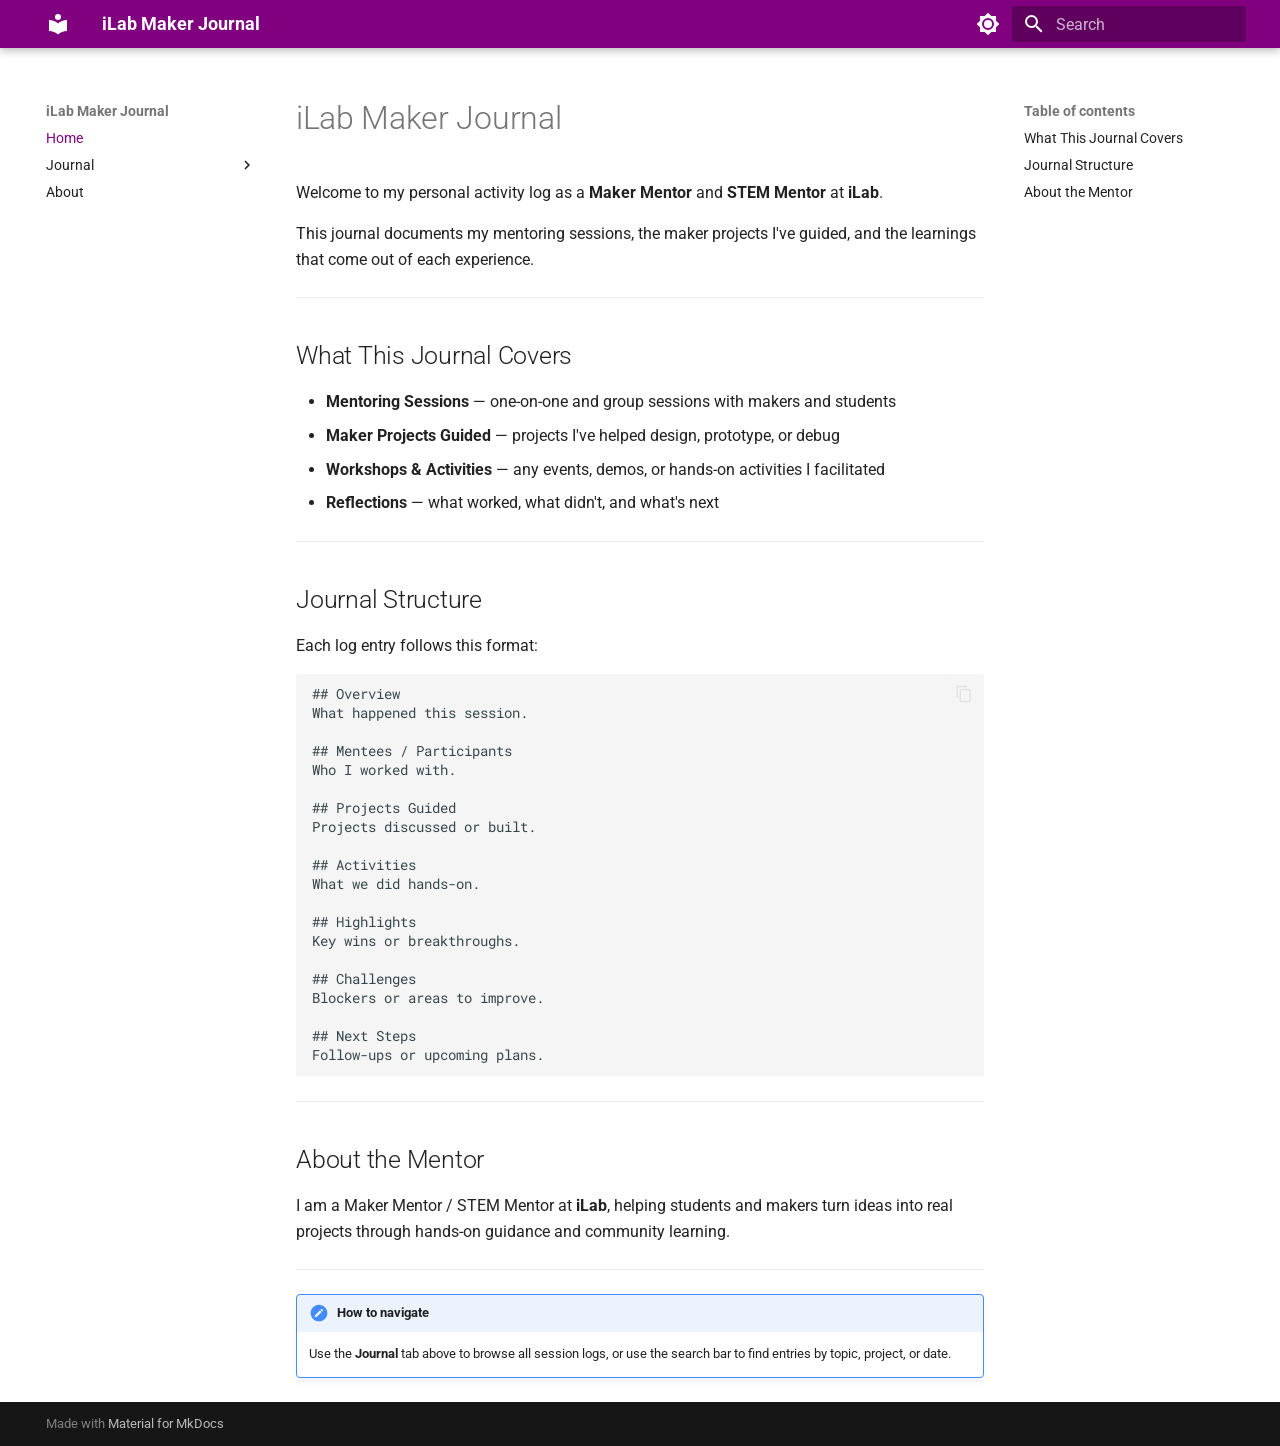
<file: index.html>
<!doctype html>
<html lang="en" class="no-js">
  <head>
    
      <meta charset="utf-8">
      <meta name="viewport" content="width=device-width,initial-scale=1">
      
        <meta name="description" content="A personal log of mentoring sessions and maker projects at iLab">
      
      
      
        <link rel="canonical" href="https://basheerbk.github.io/MakerLog/">
      
      
      
        <link rel="next" href="blog/">
      
      
        
      
      
      <link rel="icon" href="assets/images/favicon.png">
      <meta name="generator" content="mkdocs-1.6.1, mkdocs-material-9.7.5">
    
    
      
        <title>iLab Maker Journal</title>
      
    
    
      <link rel="stylesheet" href="assets/stylesheets/main.484c7ddc.min.css">
      
        
        <link rel="stylesheet" href="assets/stylesheets/palette.ab4e12ef.min.css">
      
      


    
    
      
    
    
      
        
        
        <link rel="preconnect" href="https://fonts.gstatic.com" crossorigin>
        <link rel="stylesheet" href="https://fonts.googleapis.com/css?family=Roboto:300,300i,400,400i,700,700i%7CRoboto+Mono:400,400i,700,700i&display=fallback">
        <style>:root{--md-text-font:"Roboto";--md-code-font:"Roboto Mono"}</style>
      
    
    
      <link rel="stylesheet" href="stylesheets/extra.css">
    
    <script>__md_scope=new URL(".",location),__md_hash=e=>[...e].reduce(((e,_)=>(e<<5)-e+_.charCodeAt(0)),0),__md_get=(e,_=localStorage,t=__md_scope)=>JSON.parse(_.getItem(t.pathname+"."+e)),__md_set=(e,_,t=localStorage,a=__md_scope)=>{try{t.setItem(a.pathname+"."+e,JSON.stringify(_))}catch(e){}}</script>
    
      

    
    
  </head>
  
  
    
    
      
    
    
    
    
    <body dir="ltr" data-md-color-scheme="default" data-md-color-primary="custom" data-md-color-accent="custom">
  
    
    <input class="md-toggle" data-md-toggle="drawer" type="checkbox" id="__drawer" autocomplete="off">
    <input class="md-toggle" data-md-toggle="search" type="checkbox" id="__search" autocomplete="off">
    <label class="md-overlay" for="__drawer"></label>
    <div data-md-component="skip">
      
        
        <a href="#ilab-maker-journal" class="md-skip">
          Skip to content
        </a>
      
    </div>
    <div data-md-component="announce">
      
    </div>
    
    
      

  

<header class="md-header md-header--shadow" data-md-component="header">
  <nav class="md-header__inner md-grid" aria-label="Header">
    <a href="." title="iLab Maker Journal" class="md-header__button md-logo" aria-label="iLab Maker Journal" data-md-component="logo">
      
  
  <svg xmlns="http://www.w3.org/2000/svg" viewBox="0 0 24 24"><path d="M12 8a3 3 0 0 0 3-3 3 3 0 0 0-3-3 3 3 0 0 0-3 3 3 3 0 0 0 3 3m0 3.54C9.64 9.35 6.5 8 3 8v11c3.5 0 6.64 1.35 9 3.54 2.36-2.19 5.5-3.54 9-3.54V8c-3.5 0-6.64 1.35-9 3.54"/></svg>

    </a>
    <label class="md-header__button md-icon" for="__drawer">
      
      <svg xmlns="http://www.w3.org/2000/svg" viewBox="0 0 24 24"><path d="M3 6h18v2H3zm0 5h18v2H3zm0 5h18v2H3z"/></svg>
    </label>
    <div class="md-header__title" data-md-component="header-title">
      <div class="md-header__ellipsis">
        <div class="md-header__topic">
          <span class="md-ellipsis">
            iLab Maker Journal
          </span>
        </div>
        <div class="md-header__topic" data-md-component="header-topic">
          <span class="md-ellipsis">
            
              Home
            
          </span>
        </div>
      </div>
    </div>
    
      
        <form class="md-header__option" data-md-component="palette">
  
    
    
    
    <input class="md-option" data-md-color-media="(prefers-color-scheme: light)" data-md-color-scheme="default" data-md-color-primary="custom" data-md-color-accent="custom"  aria-label="Switch to dark mode"  type="radio" name="__palette" id="__palette_0">
    
      <label class="md-header__button md-icon" title="Switch to dark mode" for="__palette_1" hidden>
        <svg xmlns="http://www.w3.org/2000/svg" viewBox="0 0 24 24"><path d="M12 8a4 4 0 0 0-4 4 4 4 0 0 0 4 4 4 4 0 0 0 4-4 4 4 0 0 0-4-4m0 10a6 6 0 0 1-6-6 6 6 0 0 1 6-6 6 6 0 0 1 6 6 6 6 0 0 1-6 6m8-9.31V4h-4.69L12 .69 8.69 4H4v4.69L.69 12 4 15.31V20h4.69L12 23.31 15.31 20H20v-4.69L23.31 12z"/></svg>
      </label>
    
  
    
    
    
    <input class="md-option" data-md-color-media="(prefers-color-scheme: dark)" data-md-color-scheme="slate" data-md-color-primary="custom" data-md-color-accent="custom"  aria-label="Switch to light mode"  type="radio" name="__palette" id="__palette_1">
    
      <label class="md-header__button md-icon" title="Switch to light mode" for="__palette_0" hidden>
        <svg xmlns="http://www.w3.org/2000/svg" viewBox="0 0 24 24"><path d="M12 18c-.89 0-1.74-.2-2.5-.55C11.56 16.5 13 14.42 13 12s-1.44-4.5-3.5-5.45C10.26 6.2 11.11 6 12 6a6 6 0 0 1 6 6 6 6 0 0 1-6 6m8-9.31V4h-4.69L12 .69 8.69 4H4v4.69L.69 12 4 15.31V20h4.69L12 23.31 15.31 20H20v-4.69L23.31 12z"/></svg>
      </label>
    
  
</form>
      
    
    
      <script>var palette=__md_get("__palette");if(palette&&palette.color){if("(prefers-color-scheme)"===palette.color.media){var media=matchMedia("(prefers-color-scheme: light)"),input=document.querySelector(media.matches?"[data-md-color-media='(prefers-color-scheme: light)']":"[data-md-color-media='(prefers-color-scheme: dark)']");palette.color.media=input.getAttribute("data-md-color-media"),palette.color.scheme=input.getAttribute("data-md-color-scheme"),palette.color.primary=input.getAttribute("data-md-color-primary"),palette.color.accent=input.getAttribute("data-md-color-accent")}for(var[key,value]of Object.entries(palette.color))document.body.setAttribute("data-md-color-"+key,value)}</script>
    
    
    
      
      
        <label class="md-header__button md-icon" for="__search">
          
          <svg xmlns="http://www.w3.org/2000/svg" viewBox="0 0 24 24"><path d="M9.5 3A6.5 6.5 0 0 1 16 9.5c0 1.61-.59 3.09-1.56 4.23l.27.27h.79l5 5-1.5 1.5-5-5v-.79l-.27-.27A6.52 6.52 0 0 1 9.5 16 6.5 6.5 0 0 1 3 9.5 6.5 6.5 0 0 1 9.5 3m0 2C7 5 5 7 5 9.5S7 14 9.5 14 14 12 14 9.5 12 5 9.5 5"/></svg>
        </label>
        <div class="md-search" data-md-component="search" role="dialog">
  <label class="md-search__overlay" for="__search"></label>
  <div class="md-search__inner" role="search">
    <form class="md-search__form" name="search">
      <input type="text" class="md-search__input" name="query" aria-label="Search" placeholder="Search" autocapitalize="off" autocorrect="off" autocomplete="off" spellcheck="false" data-md-component="search-query" required>
      <label class="md-search__icon md-icon" for="__search">
        
        <svg xmlns="http://www.w3.org/2000/svg" viewBox="0 0 24 24"><path d="M9.5 3A6.5 6.5 0 0 1 16 9.5c0 1.61-.59 3.09-1.56 4.23l.27.27h.79l5 5-1.5 1.5-5-5v-.79l-.27-.27A6.52 6.52 0 0 1 9.5 16 6.5 6.5 0 0 1 3 9.5 6.5 6.5 0 0 1 9.5 3m0 2C7 5 5 7 5 9.5S7 14 9.5 14 14 12 14 9.5 12 5 9.5 5"/></svg>
        
        <svg xmlns="http://www.w3.org/2000/svg" viewBox="0 0 24 24"><path d="M20 11v2H8l5.5 5.5-1.42 1.42L4.16 12l7.92-7.92L13.5 5.5 8 11z"/></svg>
      </label>
      <nav class="md-search__options" aria-label="Search">
        
        <button type="reset" class="md-search__icon md-icon" title="Clear" aria-label="Clear" tabindex="-1">
          
          <svg xmlns="http://www.w3.org/2000/svg" viewBox="0 0 24 24"><path d="M19 6.41 17.59 5 12 10.59 6.41 5 5 6.41 10.59 12 5 17.59 6.41 19 12 13.41 17.59 19 19 17.59 13.41 12z"/></svg>
        </button>
      </nav>
      
        <div class="md-search__suggest" data-md-component="search-suggest"></div>
      
    </form>
    <div class="md-search__output">
      <div class="md-search__scrollwrap" tabindex="0" data-md-scrollfix>
        <div class="md-search-result" data-md-component="search-result">
          <div class="md-search-result__meta">
            Initializing search
          </div>
          <ol class="md-search-result__list" role="presentation"></ol>
        </div>
      </div>
    </div>
  </div>
</div>
      
    
    
  </nav>
  
</header>
    
    <div class="md-container" data-md-component="container">
      
      
        
          
        
      
      <main class="md-main" data-md-component="main">
        <div class="md-main__inner md-grid">
          
            
              
              <div class="md-sidebar md-sidebar--primary" data-md-component="sidebar" data-md-type="navigation" >
                <div class="md-sidebar__scrollwrap">
                  <div class="md-sidebar__inner">
                    



<nav class="md-nav md-nav--primary" aria-label="Navigation" data-md-level="0">
  <label class="md-nav__title" for="__drawer">
    <a href="." title="iLab Maker Journal" class="md-nav__button md-logo" aria-label="iLab Maker Journal" data-md-component="logo">
      
  
  <svg xmlns="http://www.w3.org/2000/svg" viewBox="0 0 24 24"><path d="M12 8a3 3 0 0 0 3-3 3 3 0 0 0-3-3 3 3 0 0 0-3 3 3 3 0 0 0 3 3m0 3.54C9.64 9.35 6.5 8 3 8v11c3.5 0 6.64 1.35 9 3.54 2.36-2.19 5.5-3.54 9-3.54V8c-3.5 0-6.64 1.35-9 3.54"/></svg>

    </a>
    iLab Maker Journal
  </label>
  
  <ul class="md-nav__list" data-md-scrollfix>
    
      
      
  
  
    
  
  
  
    <li class="md-nav__item md-nav__item--active">
      
      <input class="md-nav__toggle md-toggle" type="checkbox" id="__toc">
      
      
        
      
      
        <label class="md-nav__link md-nav__link--active" for="__toc">
          
  
  
  <span class="md-ellipsis">
    
  
    Home
  

    
  </span>
  
  

          <span class="md-nav__icon md-icon"></span>
        </label>
      
      <a href="." class="md-nav__link md-nav__link--active">
        
  
  
  <span class="md-ellipsis">
    
  
    Home
  

    
  </span>
  
  

      </a>
      
        

<nav class="md-nav md-nav--secondary" aria-label="Table of contents">
  
  
  
    
  
  
    <label class="md-nav__title" for="__toc">
      <span class="md-nav__icon md-icon"></span>
      Table of contents
    </label>
    <ul class="md-nav__list" data-md-component="toc" data-md-scrollfix>
      
        <li class="md-nav__item">
  <a href="#what-this-journal-covers" class="md-nav__link">
    <span class="md-ellipsis">
      
        What This Journal Covers
      
    </span>
  </a>
  
</li>
      
        <li class="md-nav__item">
  <a href="#journal-structure" class="md-nav__link">
    <span class="md-ellipsis">
      
        Journal Structure
      
    </span>
  </a>
  
</li>
      
        <li class="md-nav__item">
  <a href="#about-the-mentor" class="md-nav__link">
    <span class="md-ellipsis">
      
        About the Mentor
      
    </span>
  </a>
  
</li>
      
    </ul>
  
</nav>
      
    </li>
  

    
      
      
  
  
  
  
    
    
    
    
    
    <li class="md-nav__item md-nav__item--nested">
      
        
        
        <input class="md-nav__toggle md-toggle " type="checkbox" id="__nav_2" >
        
          
          <label class="md-nav__link" for="__nav_2" id="__nav_2_label" tabindex="0">
            
  
  
  <span class="md-ellipsis">
    
  
    Journal
  

    
  </span>
  
  

            <span class="md-nav__icon md-icon"></span>
          </label>
        
        <nav class="md-nav" data-md-level="1" aria-labelledby="__nav_2_label" aria-expanded="false">
          <label class="md-nav__title" for="__nav_2">
            <span class="md-nav__icon md-icon"></span>
            
  
    Journal
  

          </label>
          <ul class="md-nav__list" data-md-scrollfix>
            
              
                
  
  
  
    
  
  
    <li class="md-nav__item">
      <a href="blog/" class="md-nav__link">
        
  
  
  <span class="md-ellipsis">
    
  
    Session Journal
  

    
  </span>
  
  

      </a>
    </li>
  

              
            
              
                
  
  
  
  
    
    
    
    
    
    <li class="md-nav__item md-nav__item--nested">
      
        
        
        <input class="md-nav__toggle md-toggle " type="checkbox" id="__nav_2_2" >
        
          
          <label class="md-nav__link" for="__nav_2_2" id="__nav_2_2_label" tabindex="0">
            
  
  
  <span class="md-ellipsis">
    
  
    Archive
  

    
  </span>
  
  

            <span class="md-nav__icon md-icon"></span>
          </label>
        
        <nav class="md-nav" data-md-level="2" aria-labelledby="__nav_2_2_label" aria-expanded="false">
          <label class="md-nav__title" for="__nav_2_2">
            <span class="md-nav__icon md-icon"></span>
            
  
    Archive
  

          </label>
          <ul class="md-nav__list" data-md-scrollfix>
            
              
                
  
  
  
    
  
  
    <li class="md-nav__item">
      <a href="blog/archive/2025/" class="md-nav__link">
        
  
  
  <span class="md-ellipsis">
    
  
    2025
  

    
  </span>
  
  

      </a>
    </li>
  

              
            
          </ul>
        </nav>
      
    </li>
  

              
            
          </ul>
        </nav>
      
    </li>
  

    
      
      
  
  
  
  
    <li class="md-nav__item">
      <a href="about/" class="md-nav__link">
        
  
  
  <span class="md-ellipsis">
    
  
    About
  

    
  </span>
  
  

      </a>
    </li>
  

    
  </ul>
</nav>
                  </div>
                </div>
              </div>
            
            
              
              <div class="md-sidebar md-sidebar--secondary" data-md-component="sidebar" data-md-type="toc" >
                <div class="md-sidebar__scrollwrap">
                  <div class="md-sidebar__inner">
                    

<nav class="md-nav md-nav--secondary" aria-label="Table of contents">
  
  
  
    
  
  
    <label class="md-nav__title" for="__toc">
      <span class="md-nav__icon md-icon"></span>
      Table of contents
    </label>
    <ul class="md-nav__list" data-md-component="toc" data-md-scrollfix>
      
        <li class="md-nav__item">
  <a href="#what-this-journal-covers" class="md-nav__link">
    <span class="md-ellipsis">
      
        What This Journal Covers
      
    </span>
  </a>
  
</li>
      
        <li class="md-nav__item">
  <a href="#journal-structure" class="md-nav__link">
    <span class="md-ellipsis">
      
        Journal Structure
      
    </span>
  </a>
  
</li>
      
        <li class="md-nav__item">
  <a href="#about-the-mentor" class="md-nav__link">
    <span class="md-ellipsis">
      
        About the Mentor
      
    </span>
  </a>
  
</li>
      
    </ul>
  
</nav>
                  </div>
                </div>
              </div>
            
          
          
            <div class="md-content" data-md-component="content">
              
              <article class="md-content__inner md-typeset">
                
                  



<h1 id="ilab-maker-journal">iLab Maker Journal</h1>
<p>Welcome to my personal activity log as a <strong>Maker Mentor</strong> and <strong>STEM Mentor</strong> at <strong>iLab</strong>.</p>
<p>This journal documents my mentoring sessions, the maker projects I've guided, and the learnings that come out of each experience.</p>
<hr />
<h2 id="what-this-journal-covers">What This Journal Covers</h2>
<ul>
<li><strong>Mentoring Sessions</strong> — one-on-one and group sessions with makers and students</li>
<li><strong>Maker Projects Guided</strong> — projects I've helped design, prototype, or debug</li>
<li><strong>Workshops &amp; Activities</strong> — any events, demos, or hands-on activities I facilitated</li>
<li><strong>Reflections</strong> — what worked, what didn't, and what's next</li>
</ul>
<hr />
<h2 id="journal-structure">Journal Structure</h2>
<p>Each log entry follows this format:</p>
<div class="highlight"><pre><span></span><code>## Overview
What happened this session.

## Mentees / Participants
Who I worked with.

## Projects Guided
Projects discussed or built.

## Activities
What we did hands-on.

## Highlights
Key wins or breakthroughs.

## Challenges
Blockers or areas to improve.

## Next Steps
Follow-ups or upcoming plans.
</code></pre></div>
<hr />
<h2 id="about-the-mentor">About the Mentor</h2>
<p>I am a Maker Mentor / STEM Mentor at <strong>iLab</strong>, helping students and makers turn ideas into real projects through hands-on guidance and community learning.</p>
<hr />
<div class="admonition note">
<p class="admonition-title">How to navigate</p>
<p>Use the <strong>Journal</strong> tab above to browse all session logs, or use the search bar to find entries by topic, project, or date.</p>
</div>












                
              </article>
            </div>
          
          
<script>var target=document.getElementById(location.hash.slice(1));target&&target.name&&(target.checked=target.name.startsWith("__tabbed_"))</script>
        </div>
        
          <button type="button" class="md-top md-icon" data-md-component="top" hidden>
  
  <svg xmlns="http://www.w3.org/2000/svg" viewBox="0 0 24 24"><path d="M13 20h-2V8l-5.5 5.5-1.42-1.42L12 4.16l7.92 7.92-1.42 1.42L13 8z"/></svg>
  Back to top
</button>
        
      </main>
      
        <footer class="md-footer">
  
  <div class="md-footer-meta md-typeset">
    <div class="md-footer-meta__inner md-grid">
      <div class="md-copyright">
  
  
    Made with
    <a href="https://squidfunk.github.io/mkdocs-material/" target="_blank" rel="noopener">
      Material for MkDocs
    </a>
  
</div>
      
    </div>
  </div>
</footer>
      
    </div>
    <div class="md-dialog" data-md-component="dialog">
      <div class="md-dialog__inner md-typeset"></div>
    </div>
    
    
    
      
      
      <script id="__config" type="application/json">{"annotate": null, "base": ".", "features": ["navigation.top", "search.highlight", "search.suggest", "content.code.copy"], "search": "assets/javascripts/workers/search.2c215733.min.js", "tags": null, "translations": {"clipboard.copied": "Copied to clipboard", "clipboard.copy": "Copy to clipboard", "search.result.more.one": "1 more on this page", "search.result.more.other": "# more on this page", "search.result.none": "No matching documents", "search.result.one": "1 matching document", "search.result.other": "# matching documents", "search.result.placeholder": "Type to start searching", "search.result.term.missing": "Missing", "select.version": "Select version"}, "version": null}</script>
    
    
      <script src="assets/javascripts/bundle.79ae519e.min.js"></script>
      
    
  </body>
</html>
</file>
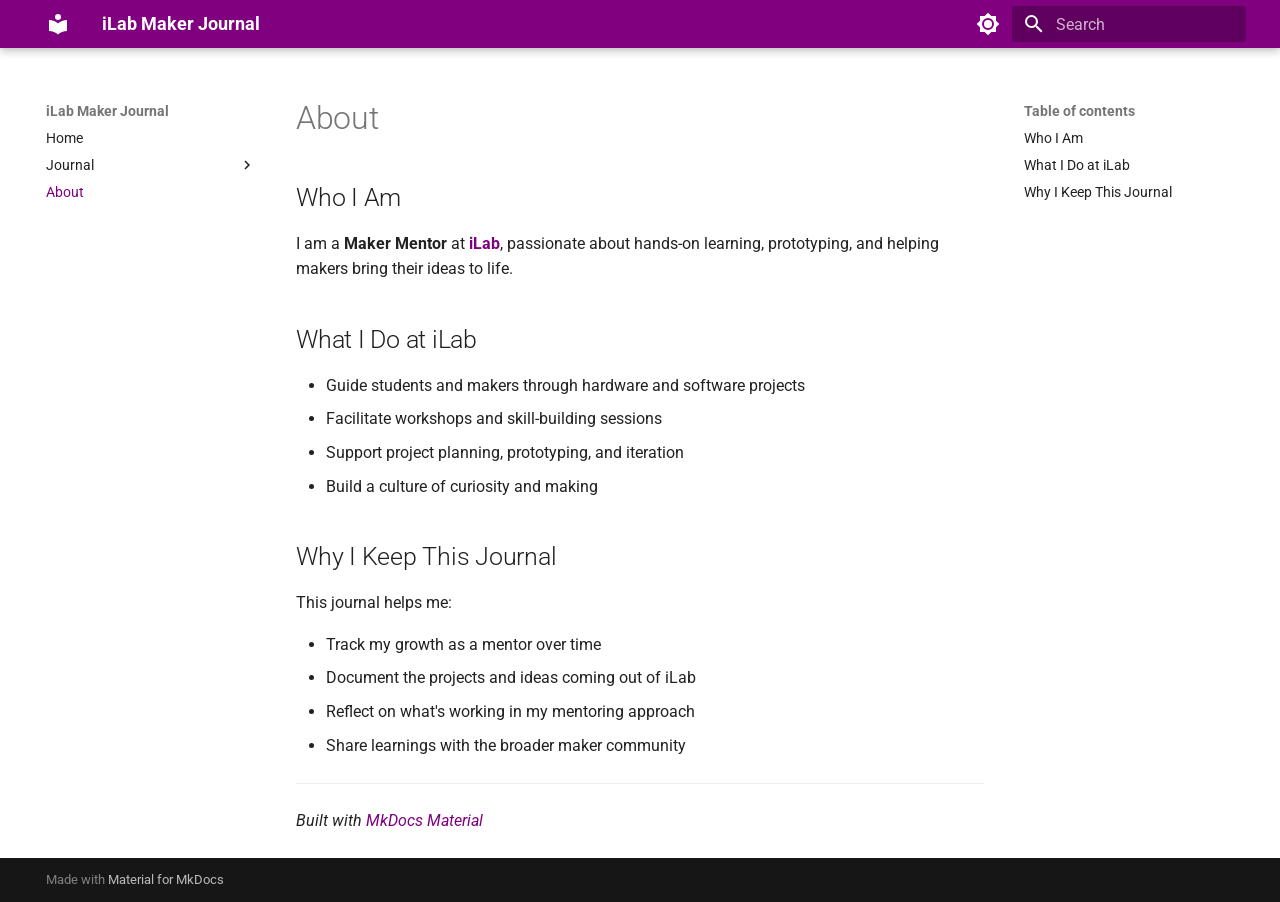
<file: about/index.html>
<!doctype html>
<html lang="en" class="no-js">
  <head>
    
      <meta charset="utf-8">
      <meta name="viewport" content="width=device-width,initial-scale=1">
      
        <meta name="description" content="A personal log of mentoring sessions and maker projects at iLab">
      
      
      
        <link rel="canonical" href="https://basheerbk.github.io/MakerLog/about/">
      
      
        <link rel="prev" href="../blog/archive/2025/">
      
      
      
        
      
      
      <link rel="icon" href="../assets/images/favicon.png">
      <meta name="generator" content="mkdocs-1.6.1, mkdocs-material-9.7.5">
    
    
      
        <title>About - iLab Maker Journal</title>
      
    
    
      <link rel="stylesheet" href="../assets/stylesheets/main.484c7ddc.min.css">
      
        
        <link rel="stylesheet" href="../assets/stylesheets/palette.ab4e12ef.min.css">
      
      


    
    
      
    
    
      
        
        
        <link rel="preconnect" href="https://fonts.gstatic.com" crossorigin>
        <link rel="stylesheet" href="https://fonts.googleapis.com/css?family=Roboto:300,300i,400,400i,700,700i%7CRoboto+Mono:400,400i,700,700i&display=fallback">
        <style>:root{--md-text-font:"Roboto";--md-code-font:"Roboto Mono"}</style>
      
    
    
      <link rel="stylesheet" href="../stylesheets/extra.css">
    
    <script>__md_scope=new URL("..",location),__md_hash=e=>[...e].reduce(((e,_)=>(e<<5)-e+_.charCodeAt(0)),0),__md_get=(e,_=localStorage,t=__md_scope)=>JSON.parse(_.getItem(t.pathname+"."+e)),__md_set=(e,_,t=localStorage,a=__md_scope)=>{try{t.setItem(a.pathname+"."+e,JSON.stringify(_))}catch(e){}}</script>
    
      

    
    
  </head>
  
  
    
    
      
    
    
    
    
    <body dir="ltr" data-md-color-scheme="default" data-md-color-primary="custom" data-md-color-accent="custom">
  
    
    <input class="md-toggle" data-md-toggle="drawer" type="checkbox" id="__drawer" autocomplete="off">
    <input class="md-toggle" data-md-toggle="search" type="checkbox" id="__search" autocomplete="off">
    <label class="md-overlay" for="__drawer"></label>
    <div data-md-component="skip">
      
        
        <a href="#about" class="md-skip">
          Skip to content
        </a>
      
    </div>
    <div data-md-component="announce">
      
    </div>
    
    
      

  

<header class="md-header md-header--shadow" data-md-component="header">
  <nav class="md-header__inner md-grid" aria-label="Header">
    <a href=".." title="iLab Maker Journal" class="md-header__button md-logo" aria-label="iLab Maker Journal" data-md-component="logo">
      
  
  <svg xmlns="http://www.w3.org/2000/svg" viewBox="0 0 24 24"><path d="M12 8a3 3 0 0 0 3-3 3 3 0 0 0-3-3 3 3 0 0 0-3 3 3 3 0 0 0 3 3m0 3.54C9.64 9.35 6.5 8 3 8v11c3.5 0 6.64 1.35 9 3.54 2.36-2.19 5.5-3.54 9-3.54V8c-3.5 0-6.64 1.35-9 3.54"/></svg>

    </a>
    <label class="md-header__button md-icon" for="__drawer">
      
      <svg xmlns="http://www.w3.org/2000/svg" viewBox="0 0 24 24"><path d="M3 6h18v2H3zm0 5h18v2H3zm0 5h18v2H3z"/></svg>
    </label>
    <div class="md-header__title" data-md-component="header-title">
      <div class="md-header__ellipsis">
        <div class="md-header__topic">
          <span class="md-ellipsis">
            iLab Maker Journal
          </span>
        </div>
        <div class="md-header__topic" data-md-component="header-topic">
          <span class="md-ellipsis">
            
              About
            
          </span>
        </div>
      </div>
    </div>
    
      
        <form class="md-header__option" data-md-component="palette">
  
    
    
    
    <input class="md-option" data-md-color-media="(prefers-color-scheme: light)" data-md-color-scheme="default" data-md-color-primary="custom" data-md-color-accent="custom"  aria-label="Switch to dark mode"  type="radio" name="__palette" id="__palette_0">
    
      <label class="md-header__button md-icon" title="Switch to dark mode" for="__palette_1" hidden>
        <svg xmlns="http://www.w3.org/2000/svg" viewBox="0 0 24 24"><path d="M12 8a4 4 0 0 0-4 4 4 4 0 0 0 4 4 4 4 0 0 0 4-4 4 4 0 0 0-4-4m0 10a6 6 0 0 1-6-6 6 6 0 0 1 6-6 6 6 0 0 1 6 6 6 6 0 0 1-6 6m8-9.31V4h-4.69L12 .69 8.69 4H4v4.69L.69 12 4 15.31V20h4.69L12 23.31 15.31 20H20v-4.69L23.31 12z"/></svg>
      </label>
    
  
    
    
    
    <input class="md-option" data-md-color-media="(prefers-color-scheme: dark)" data-md-color-scheme="slate" data-md-color-primary="custom" data-md-color-accent="custom"  aria-label="Switch to light mode"  type="radio" name="__palette" id="__palette_1">
    
      <label class="md-header__button md-icon" title="Switch to light mode" for="__palette_0" hidden>
        <svg xmlns="http://www.w3.org/2000/svg" viewBox="0 0 24 24"><path d="M12 18c-.89 0-1.74-.2-2.5-.55C11.56 16.5 13 14.42 13 12s-1.44-4.5-3.5-5.45C10.26 6.2 11.11 6 12 6a6 6 0 0 1 6 6 6 6 0 0 1-6 6m8-9.31V4h-4.69L12 .69 8.69 4H4v4.69L.69 12 4 15.31V20h4.69L12 23.31 15.31 20H20v-4.69L23.31 12z"/></svg>
      </label>
    
  
</form>
      
    
    
      <script>var palette=__md_get("__palette");if(palette&&palette.color){if("(prefers-color-scheme)"===palette.color.media){var media=matchMedia("(prefers-color-scheme: light)"),input=document.querySelector(media.matches?"[data-md-color-media='(prefers-color-scheme: light)']":"[data-md-color-media='(prefers-color-scheme: dark)']");palette.color.media=input.getAttribute("data-md-color-media"),palette.color.scheme=input.getAttribute("data-md-color-scheme"),palette.color.primary=input.getAttribute("data-md-color-primary"),palette.color.accent=input.getAttribute("data-md-color-accent")}for(var[key,value]of Object.entries(palette.color))document.body.setAttribute("data-md-color-"+key,value)}</script>
    
    
    
      
      
        <label class="md-header__button md-icon" for="__search">
          
          <svg xmlns="http://www.w3.org/2000/svg" viewBox="0 0 24 24"><path d="M9.5 3A6.5 6.5 0 0 1 16 9.5c0 1.61-.59 3.09-1.56 4.23l.27.27h.79l5 5-1.5 1.5-5-5v-.79l-.27-.27A6.52 6.52 0 0 1 9.5 16 6.5 6.5 0 0 1 3 9.5 6.5 6.5 0 0 1 9.5 3m0 2C7 5 5 7 5 9.5S7 14 9.5 14 14 12 14 9.5 12 5 9.5 5"/></svg>
        </label>
        <div class="md-search" data-md-component="search" role="dialog">
  <label class="md-search__overlay" for="__search"></label>
  <div class="md-search__inner" role="search">
    <form class="md-search__form" name="search">
      <input type="text" class="md-search__input" name="query" aria-label="Search" placeholder="Search" autocapitalize="off" autocorrect="off" autocomplete="off" spellcheck="false" data-md-component="search-query" required>
      <label class="md-search__icon md-icon" for="__search">
        
        <svg xmlns="http://www.w3.org/2000/svg" viewBox="0 0 24 24"><path d="M9.5 3A6.5 6.5 0 0 1 16 9.5c0 1.61-.59 3.09-1.56 4.23l.27.27h.79l5 5-1.5 1.5-5-5v-.79l-.27-.27A6.52 6.52 0 0 1 9.5 16 6.5 6.5 0 0 1 3 9.5 6.5 6.5 0 0 1 9.5 3m0 2C7 5 5 7 5 9.5S7 14 9.5 14 14 12 14 9.5 12 5 9.5 5"/></svg>
        
        <svg xmlns="http://www.w3.org/2000/svg" viewBox="0 0 24 24"><path d="M20 11v2H8l5.5 5.5-1.42 1.42L4.16 12l7.92-7.92L13.5 5.5 8 11z"/></svg>
      </label>
      <nav class="md-search__options" aria-label="Search">
        
        <button type="reset" class="md-search__icon md-icon" title="Clear" aria-label="Clear" tabindex="-1">
          
          <svg xmlns="http://www.w3.org/2000/svg" viewBox="0 0 24 24"><path d="M19 6.41 17.59 5 12 10.59 6.41 5 5 6.41 10.59 12 5 17.59 6.41 19 12 13.41 17.59 19 19 17.59 13.41 12z"/></svg>
        </button>
      </nav>
      
        <div class="md-search__suggest" data-md-component="search-suggest"></div>
      
    </form>
    <div class="md-search__output">
      <div class="md-search__scrollwrap" tabindex="0" data-md-scrollfix>
        <div class="md-search-result" data-md-component="search-result">
          <div class="md-search-result__meta">
            Initializing search
          </div>
          <ol class="md-search-result__list" role="presentation"></ol>
        </div>
      </div>
    </div>
  </div>
</div>
      
    
    
  </nav>
  
</header>
    
    <div class="md-container" data-md-component="container">
      
      
        
          
        
      
      <main class="md-main" data-md-component="main">
        <div class="md-main__inner md-grid">
          
            
              
              <div class="md-sidebar md-sidebar--primary" data-md-component="sidebar" data-md-type="navigation" >
                <div class="md-sidebar__scrollwrap">
                  <div class="md-sidebar__inner">
                    



<nav class="md-nav md-nav--primary" aria-label="Navigation" data-md-level="0">
  <label class="md-nav__title" for="__drawer">
    <a href=".." title="iLab Maker Journal" class="md-nav__button md-logo" aria-label="iLab Maker Journal" data-md-component="logo">
      
  
  <svg xmlns="http://www.w3.org/2000/svg" viewBox="0 0 24 24"><path d="M12 8a3 3 0 0 0 3-3 3 3 0 0 0-3-3 3 3 0 0 0-3 3 3 3 0 0 0 3 3m0 3.54C9.64 9.35 6.5 8 3 8v11c3.5 0 6.64 1.35 9 3.54 2.36-2.19 5.5-3.54 9-3.54V8c-3.5 0-6.64 1.35-9 3.54"/></svg>

    </a>
    iLab Maker Journal
  </label>
  
  <ul class="md-nav__list" data-md-scrollfix>
    
      
      
  
  
  
  
    <li class="md-nav__item">
      <a href=".." class="md-nav__link">
        
  
  
  <span class="md-ellipsis">
    
  
    Home
  

    
  </span>
  
  

      </a>
    </li>
  

    
      
      
  
  
  
  
    
    
    
    
    
    <li class="md-nav__item md-nav__item--nested">
      
        
        
        <input class="md-nav__toggle md-toggle " type="checkbox" id="__nav_2" >
        
          
          <label class="md-nav__link" for="__nav_2" id="__nav_2_label" tabindex="0">
            
  
  
  <span class="md-ellipsis">
    
  
    Journal
  

    
  </span>
  
  

            <span class="md-nav__icon md-icon"></span>
          </label>
        
        <nav class="md-nav" data-md-level="1" aria-labelledby="__nav_2_label" aria-expanded="false">
          <label class="md-nav__title" for="__nav_2">
            <span class="md-nav__icon md-icon"></span>
            
  
    Journal
  

          </label>
          <ul class="md-nav__list" data-md-scrollfix>
            
              
                
  
  
  
    
  
  
    <li class="md-nav__item">
      <a href="../blog/" class="md-nav__link">
        
  
  
  <span class="md-ellipsis">
    
  
    Session Journal
  

    
  </span>
  
  

      </a>
    </li>
  

              
            
              
                
  
  
  
  
    
    
    
    
    
    <li class="md-nav__item md-nav__item--nested">
      
        
        
        <input class="md-nav__toggle md-toggle " type="checkbox" id="__nav_2_2" >
        
          
          <label class="md-nav__link" for="__nav_2_2" id="__nav_2_2_label" tabindex="0">
            
  
  
  <span class="md-ellipsis">
    
  
    Archive
  

    
  </span>
  
  

            <span class="md-nav__icon md-icon"></span>
          </label>
        
        <nav class="md-nav" data-md-level="2" aria-labelledby="__nav_2_2_label" aria-expanded="false">
          <label class="md-nav__title" for="__nav_2_2">
            <span class="md-nav__icon md-icon"></span>
            
  
    Archive
  

          </label>
          <ul class="md-nav__list" data-md-scrollfix>
            
              
                
  
  
  
    
  
  
    <li class="md-nav__item">
      <a href="../blog/archive/2025/" class="md-nav__link">
        
  
  
  <span class="md-ellipsis">
    
  
    2025
  

    
  </span>
  
  

      </a>
    </li>
  

              
            
          </ul>
        </nav>
      
    </li>
  

              
            
          </ul>
        </nav>
      
    </li>
  

    
      
      
  
  
    
  
  
  
    <li class="md-nav__item md-nav__item--active">
      
      <input class="md-nav__toggle md-toggle" type="checkbox" id="__toc">
      
      
        
      
      
        <label class="md-nav__link md-nav__link--active" for="__toc">
          
  
  
  <span class="md-ellipsis">
    
  
    About
  

    
  </span>
  
  

          <span class="md-nav__icon md-icon"></span>
        </label>
      
      <a href="./" class="md-nav__link md-nav__link--active">
        
  
  
  <span class="md-ellipsis">
    
  
    About
  

    
  </span>
  
  

      </a>
      
        

<nav class="md-nav md-nav--secondary" aria-label="Table of contents">
  
  
  
    
  
  
    <label class="md-nav__title" for="__toc">
      <span class="md-nav__icon md-icon"></span>
      Table of contents
    </label>
    <ul class="md-nav__list" data-md-component="toc" data-md-scrollfix>
      
        <li class="md-nav__item">
  <a href="#who-i-am" class="md-nav__link">
    <span class="md-ellipsis">
      
        Who I Am
      
    </span>
  </a>
  
</li>
      
        <li class="md-nav__item">
  <a href="#what-i-do-at-ilab" class="md-nav__link">
    <span class="md-ellipsis">
      
        What I Do at iLab
      
    </span>
  </a>
  
</li>
      
        <li class="md-nav__item">
  <a href="#why-i-keep-this-journal" class="md-nav__link">
    <span class="md-ellipsis">
      
        Why I Keep This Journal
      
    </span>
  </a>
  
</li>
      
    </ul>
  
</nav>
      
    </li>
  

    
  </ul>
</nav>
                  </div>
                </div>
              </div>
            
            
              
              <div class="md-sidebar md-sidebar--secondary" data-md-component="sidebar" data-md-type="toc" >
                <div class="md-sidebar__scrollwrap">
                  <div class="md-sidebar__inner">
                    

<nav class="md-nav md-nav--secondary" aria-label="Table of contents">
  
  
  
    
  
  
    <label class="md-nav__title" for="__toc">
      <span class="md-nav__icon md-icon"></span>
      Table of contents
    </label>
    <ul class="md-nav__list" data-md-component="toc" data-md-scrollfix>
      
        <li class="md-nav__item">
  <a href="#who-i-am" class="md-nav__link">
    <span class="md-ellipsis">
      
        Who I Am
      
    </span>
  </a>
  
</li>
      
        <li class="md-nav__item">
  <a href="#what-i-do-at-ilab" class="md-nav__link">
    <span class="md-ellipsis">
      
        What I Do at iLab
      
    </span>
  </a>
  
</li>
      
        <li class="md-nav__item">
  <a href="#why-i-keep-this-journal" class="md-nav__link">
    <span class="md-ellipsis">
      
        Why I Keep This Journal
      
    </span>
  </a>
  
</li>
      
    </ul>
  
</nav>
                  </div>
                </div>
              </div>
            
          
          
            <div class="md-content" data-md-component="content">
              
              <article class="md-content__inner md-typeset">
                
                  



<h1 id="about">About</h1>
<h2 id="who-i-am">Who I Am</h2>
<p>I am a <strong>Maker Mentor</strong> at <strong><a href="https://ilabindia.org">iLab</a></strong>, passionate about hands-on learning, prototyping, and helping makers bring their ideas to life.</p>
<h2 id="what-i-do-at-ilab">What I Do at iLab</h2>
<ul>
<li>Guide students and makers through hardware and software projects</li>
<li>Facilitate workshops and skill-building sessions</li>
<li>Support project planning, prototyping, and iteration</li>
<li>Build a culture of curiosity and making</li>
</ul>
<h2 id="why-i-keep-this-journal">Why I Keep This Journal</h2>
<p>This journal helps me:</p>
<ul>
<li>Track my growth as a mentor over time</li>
<li>Document the projects and ideas coming out of iLab</li>
<li>Reflect on what's working in my mentoring approach</li>
<li>Share learnings with the broader maker community</li>
</ul>
<hr />
<p><em>Built with <a href="https://squidfunk.github.io/mkdocs-material/">MkDocs Material</a></em></p>












                
              </article>
            </div>
          
          
<script>var target=document.getElementById(location.hash.slice(1));target&&target.name&&(target.checked=target.name.startsWith("__tabbed_"))</script>
        </div>
        
          <button type="button" class="md-top md-icon" data-md-component="top" hidden>
  
  <svg xmlns="http://www.w3.org/2000/svg" viewBox="0 0 24 24"><path d="M13 20h-2V8l-5.5 5.5-1.42-1.42L12 4.16l7.92 7.92-1.42 1.42L13 8z"/></svg>
  Back to top
</button>
        
      </main>
      
        <footer class="md-footer">
  
  <div class="md-footer-meta md-typeset">
    <div class="md-footer-meta__inner md-grid">
      <div class="md-copyright">
  
  
    Made with
    <a href="https://squidfunk.github.io/mkdocs-material/" target="_blank" rel="noopener">
      Material for MkDocs
    </a>
  
</div>
      
    </div>
  </div>
</footer>
      
    </div>
    <div class="md-dialog" data-md-component="dialog">
      <div class="md-dialog__inner md-typeset"></div>
    </div>
    
    
    
      
      
      <script id="__config" type="application/json">{"annotate": null, "base": "..", "features": ["navigation.top", "search.highlight", "search.suggest", "content.code.copy"], "search": "../assets/javascripts/workers/search.2c215733.min.js", "tags": null, "translations": {"clipboard.copied": "Copied to clipboard", "clipboard.copy": "Copy to clipboard", "search.result.more.one": "1 more on this page", "search.result.more.other": "# more on this page", "search.result.none": "No matching documents", "search.result.one": "1 matching document", "search.result.other": "# matching documents", "search.result.placeholder": "Type to start searching", "search.result.term.missing": "Missing", "select.version": "Select version"}, "version": null}</script>
    
    
      <script src="../assets/javascripts/bundle.79ae519e.min.js"></script>
      
    
  </body>
</html>
</file>
<file: stylesheets/extra.css>
:root {
  --md-primary-fg-color:        #800080;
  --md-primary-fg-color--light: #9a009a;
  --md-primary-fg-color--dark:  #600060;
  --md-accent-fg-color:         #800080;
}
</file>
<file: assets/stylesheets/main.484c7ddc.min.css>
@charset "UTF-8";html{-webkit-text-size-adjust:none;-moz-text-size-adjust:none;text-size-adjust:none;box-sizing:border-box}*,:after,:before{box-sizing:inherit}@media (prefers-reduced-motion){*,:after,:before{transition:none!important}}body{margin:0}a,button,input,label{-webkit-tap-highlight-color:transparent}a{color:inherit;text-decoration:none}hr{border:0;box-sizing:initial;display:block;height:.05rem;overflow:visible;padding:0}small{font-size:80%}sub,sup{line-height:1em}img{border-style:none}table{border-collapse:initial;border-spacing:0}td,th{font-weight:400;vertical-align:top}button{background:#0000;border:0;font-family:inherit;font-size:inherit;margin:0;padding:0}input{border:0;outline:none}:root{--md-primary-fg-color:#4051b5;--md-primary-fg-color--light:#5d6cc0;--md-primary-fg-color--dark:#303fa1;--md-primary-bg-color:#fff;--md-primary-bg-color--light:#ffffffb3;--md-accent-fg-color:#526cfe;--md-accent-fg-color--transparent:#526cfe1a;--md-accent-bg-color:#fff;--md-accent-bg-color--light:#ffffffb3}[data-md-color-scheme=default]{color-scheme:light}[data-md-color-scheme=default] img[src$="#gh-dark-mode-only"],[data-md-color-scheme=default] img[src$="#only-dark"]{display:none}:root,[data-md-color-scheme=default]{--md-hue:225deg;--md-default-fg-color:#000000de;--md-default-fg-color--light:#0000008a;--md-default-fg-color--lighter:#00000052;--md-default-fg-color--lightest:#00000012;--md-default-bg-color:#fff;--md-default-bg-color--light:#ffffffb3;--md-default-bg-color--lighter:#ffffff4d;--md-default-bg-color--lightest:#ffffff1f;--md-code-fg-color:#36464e;--md-code-bg-color:#f5f5f5;--md-code-bg-color--light:#f5f5f5b3;--md-code-bg-color--lighter:#f5f5f54d;--md-code-hl-color:#4287ff;--md-code-hl-color--light:#4287ff1a;--md-code-hl-number-color:#d52a2a;--md-code-hl-special-color:#db1457;--md-code-hl-function-color:#a846b9;--md-code-hl-constant-color:#6e59d9;--md-code-hl-keyword-color:#3f6ec6;--md-code-hl-string-color:#1c7d4d;--md-code-hl-name-color:var(--md-code-fg-color);--md-code-hl-operator-color:var(--md-default-fg-color--light);--md-code-hl-punctuation-color:var(--md-default-fg-color--light);--md-code-hl-comment-color:var(--md-default-fg-color--light);--md-code-hl-generic-color:var(--md-default-fg-color--light);--md-code-hl-variable-color:var(--md-default-fg-color--light);--md-typeset-color:var(--md-default-fg-color);--md-typeset-a-color:var(--md-primary-fg-color);--md-typeset-del-color:#f5503d26;--md-typeset-ins-color:#0bd57026;--md-typeset-kbd-color:#fafafa;--md-typeset-kbd-accent-color:#fff;--md-typeset-kbd-border-color:#b8b8b8;--md-typeset-mark-color:#ffff0080;--md-typeset-table-color:#0000001f;--md-typeset-table-color--light:rgba(0,0,0,.035);--md-admonition-fg-color:var(--md-default-fg-color);--md-admonition-bg-color:var(--md-default-bg-color);--md-warning-fg-color:#000000de;--md-warning-bg-color:#ff9;--md-footer-fg-color:#fff;--md-footer-fg-color--light:#ffffffb3;--md-footer-fg-color--lighter:#ffffff73;--md-footer-bg-color:#000000de;--md-footer-bg-color--dark:#00000052;--md-shadow-z1:0 0.2rem 0.5rem #0000000d,0 0 0.05rem #0000001a;--md-shadow-z2:0 0.2rem 0.5rem #0000001a,0 0 0.05rem #00000040;--md-shadow-z3:0 0.2rem 0.5rem #0003,0 0 0.05rem #00000059}.md-icon svg{fill:currentcolor;display:block;height:1.2rem;width:1.2rem}body{-webkit-font-smoothing:antialiased;-moz-osx-font-smoothing:grayscale;--md-text-font-family:var(--md-text-font,_),-apple-system,BlinkMacSystemFont,Helvetica,Arial,sans-serif;--md-code-font-family:var(--md-code-font,_),SFMono-Regular,Consolas,Menlo,monospace}aside,body,input{font-feature-settings:"kern","liga";color:var(--md-typeset-color);font-family:var(--md-text-font-family)}code,kbd,pre{font-feature-settings:"kern";font-family:var(--md-code-font-family)}:root{--md-typeset-table-sort-icon:url('data:image/svg+xml;charset=utf-8,<svg xmlns="http://www.w3.org/2000/svg" viewBox="0 0 24 24"><path d="m18 21-4-4h3V7h-3l4-4 4 4h-3v10h3M2 19v-2h10v2M2 13v-2h7v2M2 7V5h4v2z"/></svg>');--md-typeset-table-sort-icon--asc:url('data:image/svg+xml;charset=utf-8,<svg xmlns="http://www.w3.org/2000/svg" viewBox="0 0 24 24"><path d="M19 17h3l-4 4-4-4h3V3h2M2 17h10v2H2M6 5v2H2V5m0 6h7v2H2z"/></svg>');--md-typeset-table-sort-icon--desc:url('data:image/svg+xml;charset=utf-8,<svg xmlns="http://www.w3.org/2000/svg" viewBox="0 0 24 24"><path d="M19 7h3l-4-4-4 4h3v14h2M2 17h10v2H2M6 5v2H2V5m0 6h7v2H2z"/></svg>')}.md-typeset{-webkit-print-color-adjust:exact;color-adjust:exact;font-size:.8rem;line-height:1.6;overflow-wrap:break-word}@media print{.md-typeset{font-size:.68rem}}.md-typeset blockquote,.md-typeset dl,.md-typeset figure,.md-typeset ol,.md-typeset pre,.md-typeset ul{margin-bottom:1em;margin-top:1em}.md-typeset h1{color:var(--md-default-fg-color--light);font-size:2em;line-height:1.3;margin:0 0 1.25em}.md-typeset h1,.md-typeset h2{font-weight:300;letter-spacing:-.01em}.md-typeset h2{font-size:1.5625em;line-height:1.4;margin:1.6em 0 .64em}.md-typeset h3{font-size:1.25em;font-weight:400;letter-spacing:-.01em;line-height:1.5;margin:1.6em 0 .8em}.md-typeset h2+h3{margin-top:.8em}.md-typeset h4{font-weight:700;letter-spacing:-.01em;margin:1em 0}.md-typeset h5,.md-typeset h6{color:var(--md-default-fg-color--light);font-size:.8em;font-weight:700;letter-spacing:-.01em;margin:1.25em 0}.md-typeset h5{text-transform:uppercase}.md-typeset h5 code{text-transform:none}.md-typeset hr{border-bottom:.05rem solid var(--md-default-fg-color--lightest);display:flow-root;margin:1.5em 0}.md-typeset a{color:var(--md-typeset-a-color);word-break:break-word}.md-typeset a,.md-typeset a:before{transition:color 125ms}.md-typeset a:focus,.md-typeset a:hover{color:var(--md-accent-fg-color)}.md-typeset a:focus code,.md-typeset a:hover code{background-color:var(--md-accent-fg-color--transparent);color:var(--md-accent-fg-color)}.md-typeset a code{color:var(--md-typeset-a-color)}.md-typeset a.focus-visible{outline-color:var(--md-accent-fg-color);outline-offset:.2rem}.md-typeset code,.md-typeset kbd,.md-typeset pre{color:var(--md-code-fg-color);direction:ltr;font-variant-ligatures:none;transition:background-color 125ms}@media print{.md-typeset code,.md-typeset kbd,.md-typeset pre{white-space:pre-wrap}}.md-typeset code{background-color:var(--md-code-bg-color);border-radius:.1rem;-webkit-box-decoration-break:clone;box-decoration-break:clone;font-size:.85em;padding:0 .2941176471em;transition:color 125ms,background-color 125ms;word-break:break-word}.md-typeset code:not(.focus-visible){-webkit-tap-highlight-color:transparent;outline:none}.md-typeset pre{display:flow-root;line-height:1.4;position:relative}.md-typeset pre>code{-webkit-box-decoration-break:slice;box-decoration-break:slice;box-shadow:none;display:block;margin:0;outline-color:var(--md-accent-fg-color);overflow:auto;padding:.7720588235em 1.1764705882em;scrollbar-color:var(--md-default-fg-color--lighter) #0000;scrollbar-width:thin;touch-action:auto;word-break:normal}.md-typeset pre>code:hover{scrollbar-color:var(--md-accent-fg-color) #0000}.md-typeset pre>code::-webkit-scrollbar{height:.2rem;width:.2rem}.md-typeset pre>code::-webkit-scrollbar-thumb{background-color:var(--md-default-fg-color--lighter)}.md-typeset pre>code::-webkit-scrollbar-thumb:hover{background-color:var(--md-accent-fg-color)}.md-typeset kbd{background-color:var(--md-typeset-kbd-color);border-radius:.1rem;box-shadow:0 .1rem 0 .05rem var(--md-typeset-kbd-border-color),0 .1rem 0 var(--md-typeset-kbd-border-color),0 -.1rem .2rem var(--md-typeset-kbd-accent-color) inset;color:var(--md-default-fg-color);display:inline-block;font-size:.75em;padding:0 .6666666667em;vertical-align:text-top;word-break:break-word}.md-typeset mark{background-color:var(--md-typeset-mark-color);-webkit-box-decoration-break:clone;box-decoration-break:clone;color:inherit;word-break:break-word}.md-typeset abbr{cursor:help;text-decoration:none}.md-typeset [data-preview],.md-typeset abbr{border-bottom:.05rem dotted var(--md-default-fg-color--light)}.md-typeset small{opacity:.75}[dir=ltr] .md-typeset sub,[dir=ltr] .md-typeset sup{margin-left:.078125em}[dir=rtl] .md-typeset sub,[dir=rtl] .md-typeset sup{margin-right:.078125em}[dir=ltr] .md-typeset blockquote{padding-left:.6rem}[dir=rtl] .md-typeset blockquote{padding-right:.6rem}[dir=ltr] .md-typeset blockquote{border-left:.2rem solid var(--md-default-fg-color--lighter)}[dir=rtl] .md-typeset blockquote{border-right:.2rem solid var(--md-default-fg-color--lighter)}.md-typeset blockquote{color:var(--md-default-fg-color--light);margin-left:0;margin-right:0}.md-typeset ul{list-style-type:disc}.md-typeset ul[type]{list-style-type:revert-layer}[dir=ltr] .md-typeset ol,[dir=ltr] .md-typeset ul{margin-left:.625em}[dir=rtl] .md-typeset ol,[dir=rtl] .md-typeset ul{margin-right:.625em}.md-typeset ol,.md-typeset ul{padding:0}.md-typeset ol:not([hidden]),.md-typeset ul:not([hidden]){display:flow-root}.md-typeset ol ol,.md-typeset ul ol{list-style-type:lower-alpha}.md-typeset ol ol ol,.md-typeset ul ol ol{list-style-type:lower-roman}.md-typeset ol ol ol ol,.md-typeset ul ol ol ol{list-style-type:upper-alpha}.md-typeset ol ol ol ol ol,.md-typeset ul ol ol ol ol{list-style-type:upper-roman}.md-typeset ol[type],.md-typeset ul[type]{list-style-type:revert-layer}[dir=ltr] .md-typeset ol li,[dir=ltr] .md-typeset ul li{margin-left:1.25em}[dir=rtl] .md-typeset ol li,[dir=rtl] .md-typeset ul li{margin-right:1.25em}.md-typeset ol li,.md-typeset ul li{margin-bottom:.5em}.md-typeset ol li blockquote,.md-typeset ol li p,.md-typeset ul li blockquote,.md-typeset ul li p{margin:.5em 0}.md-typeset ol li:last-child,.md-typeset ul li:last-child{margin-bottom:0}[dir=ltr] .md-typeset ol li ol,[dir=ltr] .md-typeset ol li ul,[dir=ltr] .md-typeset ul li ol,[dir=ltr] .md-typeset ul li ul{margin-left:.625em}[dir=rtl] .md-typeset ol li ol,[dir=rtl] .md-typeset ol li ul,[dir=rtl] .md-typeset ul li ol,[dir=rtl] .md-typeset ul li ul{margin-right:.625em}.md-typeset ol li ol,.md-typeset ol li ul,.md-typeset ul li ol,.md-typeset ul li ul{margin-bottom:.5em;margin-top:.5em}[dir=ltr] .md-typeset dd{margin-left:1.875em}[dir=rtl] .md-typeset dd{margin-right:1.875em}.md-typeset dd{margin-bottom:1.5em;margin-top:1em}.md-typeset img,.md-typeset svg,.md-typeset video{height:auto;max-width:100%}.md-typeset img[align=left]{margin:1em 1em 1em 0}.md-typeset img[align=right]{margin:1em 0 1em 1em}.md-typeset img[align]:only-child{margin-top:0}.md-typeset figure{display:flow-root;margin:1em auto;max-width:100%;text-align:center;width:fit-content}.md-typeset figure img{display:block;margin:0 auto}.md-typeset figcaption{font-style:italic;margin:1em auto;max-width:24rem}.md-typeset iframe{max-width:100%}.md-typeset table:not([class]){background-color:var(--md-default-bg-color);border:.05rem solid var(--md-typeset-table-color);border-radius:.1rem;display:inline-block;font-size:.64rem;max-width:100%;overflow:auto;touch-action:auto}@media print{.md-typeset table:not([class]){display:table}}.md-typeset table:not([class])+*{margin-top:1.5em}.md-typeset table:not([class]) td>:first-child,.md-typeset table:not([class]) th>:first-child{margin-top:0}.md-typeset table:not([class]) td>:last-child,.md-typeset table:not([class]) th>:last-child{margin-bottom:0}.md-typeset table:not([class]) td:not([align]),.md-typeset table:not([class]) th:not([align]){text-align:left}[dir=rtl] .md-typeset table:not([class]) td:not([align]),[dir=rtl] .md-typeset table:not([class]) th:not([align]){text-align:right}.md-typeset table:not([class]) th{font-weight:700;min-width:5rem;padding:.9375em 1.25em;vertical-align:top}.md-typeset table:not([class]) td{border-top:.05rem solid var(--md-typeset-table-color);padding:.9375em 1.25em;vertical-align:top}.md-typeset table:not([class]) tbody tr{transition:background-color 125ms}.md-typeset table:not([class]) tbody tr:hover{background-color:var(--md-typeset-table-color--light);box-shadow:0 .05rem 0 var(--md-default-bg-color) inset}.md-typeset table:not([class]) a{word-break:normal}.md-typeset table th[role=columnheader]{cursor:pointer}[dir=ltr] .md-typeset table th[role=columnheader]:after{margin-left:.5em}[dir=rtl] .md-typeset table th[role=columnheader]:after{margin-right:.5em}.md-typeset table th[role=columnheader]:after{content:"";display:inline-block;height:1.2em;-webkit-mask-image:var(--md-typeset-table-sort-icon);mask-image:var(--md-typeset-table-sort-icon);-webkit-mask-repeat:no-repeat;mask-repeat:no-repeat;-webkit-mask-size:contain;mask-size:contain;transition:background-color 125ms;vertical-align:text-bottom;width:1.2em}.md-typeset table th[role=columnheader]:hover:after{background-color:var(--md-default-fg-color--lighter)}.md-typeset table th[role=columnheader][aria-sort=ascending]:after{background-color:var(--md-default-fg-color--light);-webkit-mask-image:var(--md-typeset-table-sort-icon--asc);mask-image:var(--md-typeset-table-sort-icon--asc)}.md-typeset table th[role=columnheader][aria-sort=descending]:after{background-color:var(--md-default-fg-color--light);-webkit-mask-image:var(--md-typeset-table-sort-icon--desc);mask-image:var(--md-typeset-table-sort-icon--desc)}.md-typeset__scrollwrap{margin:1em -.8rem;overflow-x:auto;touch-action:auto}.md-typeset__table{display:inline-block;margin-bottom:.5em;padding:0 .8rem}@media print{.md-typeset__table{display:block}}html .md-typeset__table table{display:table;margin:0;overflow:hidden;width:100%}@media screen and (max-width:44.984375em){.md-content__inner>pre{margin:1em -.8rem}.md-content__inner>pre code{border-radius:0}}.md-typeset .md-author{border-radius:100%;display:block;flex-shrink:0;height:1.6rem;overflow:hidden;position:relative;transition:color 125ms,transform 125ms;width:1.6rem}.md-typeset .md-author img{display:block}.md-typeset .md-author--more{background:var(--md-default-fg-color--lightest);color:var(--md-default-fg-color--lighter);font-size:.6rem;font-weight:700;line-height:1.6rem;text-align:center}.md-typeset .md-author--long{height:2.4rem;width:2.4rem}.md-typeset a.md-author{transform:scale(1)}.md-typeset a.md-author img{border-radius:100%;filter:grayscale(100%) opacity(75%);transition:filter 125ms}.md-typeset a.md-author:focus,.md-typeset a.md-author:hover{transform:scale(1.1);z-index:1}.md-typeset a.md-author:focus img,.md-typeset a.md-author:hover img{filter:grayscale(0)}.md-banner{background-color:var(--md-footer-bg-color);color:var(--md-footer-fg-color);overflow:auto}@media print{.md-banner{display:none}}.md-banner--warning{background-color:var(--md-warning-bg-color);color:var(--md-warning-fg-color)}.md-banner__inner{font-size:.7rem;margin:.6rem auto;padding:0 .8rem}[dir=ltr] .md-banner__button{float:right}[dir=rtl] .md-banner__button{float:left}.md-banner__button{color:inherit;cursor:pointer;transition:opacity .25s}.no-js .md-banner__button{display:none}.md-banner__button:hover{opacity:.7}html{font-size:125%;height:100%;overflow-x:hidden}@media screen and (min-width:100em){html{font-size:137.5%}}@media screen and (min-width:125em){html{font-size:150%}}body{background-color:var(--md-default-bg-color);display:flex;flex-direction:column;font-size:.5rem;min-height:100%;position:relative;width:100%}@media print{body{display:block}}@media screen and (max-width:59.984375em){body[data-md-scrolllock]{position:fixed}}.md-grid{margin-left:auto;margin-right:auto;max-width:61rem}.md-container{display:flex;flex-direction:column;flex-grow:1}@media print{.md-container{display:block}}.md-main{flex-grow:1}.md-main__inner{display:flex;height:100%;margin-top:1.5rem}.md-ellipsis{overflow:hidden;text-overflow:ellipsis}.md-toggle{display:none}.md-option{height:0;opacity:0;position:absolute;width:0}.md-option:checked+label:not([hidden]){display:block}.md-option.focus-visible+label{outline-color:var(--md-accent-fg-color);outline-style:auto}.md-skip{background-color:var(--md-default-fg-color);border-radius:.1rem;color:var(--md-default-bg-color);font-size:.64rem;margin:.5rem;opacity:0;outline-color:var(--md-accent-fg-color);padding:.3rem .5rem;position:fixed;transform:translateY(.4rem);z-index:-1}.md-skip:focus{opacity:1;transform:translateY(0);transition:transform .25s cubic-bezier(.4,0,.2,1),opacity 175ms 75ms;z-index:10}@page{margin:25mm}:root{--md-clipboard-icon:url('data:image/svg+xml;charset=utf-8,<svg xmlns="http://www.w3.org/2000/svg" viewBox="0 0 24 24"><path d="M19 21H8V7h11m0-2H8a2 2 0 0 0-2 2v14a2 2 0 0 0 2 2h11a2 2 0 0 0 2-2V7a2 2 0 0 0-2-2m-3-4H4a2 2 0 0 0-2 2v14h2V3h12z"/></svg>')}.md-clipboard{border-radius:.1rem;color:var(--md-default-fg-color--lightest);cursor:pointer;height:1.5em;outline-color:var(--md-accent-fg-color);outline-offset:.1rem;transition:color .25s;width:1.5em;z-index:1}@media print{.md-clipboard{display:none}}.md-clipboard:not(.focus-visible){-webkit-tap-highlight-color:transparent;outline:none}:hover>.md-clipboard{color:var(--md-default-fg-color--light)}.md-clipboard:focus,.md-clipboard:hover{color:var(--md-accent-fg-color)}.md-clipboard:after{background-color:currentcolor;content:"";display:block;height:1.125em;margin:0 auto;-webkit-mask-image:var(--md-clipboard-icon);mask-image:var(--md-clipboard-icon);-webkit-mask-position:center;mask-position:center;-webkit-mask-repeat:no-repeat;mask-repeat:no-repeat;-webkit-mask-size:contain;mask-size:contain;width:1.125em}.md-clipboard--inline{cursor:pointer}.md-clipboard--inline code{transition:color .25s,background-color .25s}.md-clipboard--inline:focus code,.md-clipboard--inline:hover code{background-color:var(--md-accent-fg-color--transparent);color:var(--md-accent-fg-color)}:root{--md-code-select-icon:url('data:image/svg+xml;charset=utf-8,<svg xmlns="http://www.w3.org/2000/svg" viewBox="0 0 24 24"><path d="M19 19h-4v2h4c1.1 0 2-.9 2-2v-4h-2m0-12h-4v2h4v4h2V5c0-1.1-.9-2-2-2M5 5h4V3H5c-1.1 0-2 .9-2 2v4h2m0 6H3v4c0 1.1.9 2 2 2h4v-2H5zm2-4h2v2H7zm4 0h2v2h-2zm4 0h2v2h-2zM7 7h2v2H7zm4 0h2v2h-2zm4 0h2v2h-2zm-8 8h2v2H7zm4 0h2v2h-2zm4 0h2v2h-2z"/></svg>');--md-code-copy-icon:url('data:image/svg+xml;charset=utf-8,<svg xmlns="http://www.w3.org/2000/svg" viewBox="0 0 24 24"><path d="M19 21H8V7h11m0-2H8a2 2 0 0 0-2 2v14a2 2 0 0 0 2 2h11a2 2 0 0 0 2-2V7a2 2 0 0 0-2-2m-3-4H4a2 2 0 0 0-2 2v14h2V3h12z"/></svg>')}.md-typeset .md-code__content{display:grid}.md-code__nav{background-color:var(--md-code-bg-color--lighter);border-radius:.1rem;display:flex;gap:.2rem;padding:.2rem;position:absolute;right:.25em;top:.25em;transition:background-color .25s;z-index:1}:hover>.md-code__nav{background-color:var(--md-code-bg-color--light)}.md-code__button{color:var(--md-default-fg-color--lightest);cursor:pointer;display:block;height:1.5em;outline-color:var(--md-accent-fg-color);outline-offset:.1rem;transition:color .25s;width:1.5em}:hover>*>.md-code__button{color:var(--md-default-fg-color--light)}.md-code__button.focus-visible,.md-code__button:hover{color:var(--md-accent-fg-color)}.md-code__button--active{color:var(--md-default-fg-color)!important}.md-code__button:after{background-color:currentcolor;content:"";display:block;height:1.125em;margin:0 auto;-webkit-mask-position:center;mask-position:center;-webkit-mask-repeat:no-repeat;mask-repeat:no-repeat;-webkit-mask-size:contain;mask-size:contain;width:1.125em}.md-code__button[data-md-type=select]:after{-webkit-mask-image:var(--md-code-select-icon);mask-image:var(--md-code-select-icon)}.md-code__button[data-md-type=copy]:after{-webkit-mask-image:var(--md-code-copy-icon);mask-image:var(--md-code-copy-icon)}@keyframes consent{0%{opacity:0;transform:translateY(100%)}to{opacity:1;transform:translateY(0)}}@keyframes overlay{0%{opacity:0}to{opacity:1}}.md-consent__overlay{animation:overlay .25s both;-webkit-backdrop-filter:blur(.1rem);backdrop-filter:blur(.1rem);background-color:#0000008a;height:100%;opacity:1;position:fixed;top:0;width:100%;z-index:5}.md-consent__inner{animation:consent .5s cubic-bezier(.1,.7,.1,1) both;background-color:var(--md-default-bg-color);border:0;border-radius:.1rem;bottom:0;box-shadow:0 0 .2rem #0000001a,0 .2rem .4rem #0003;max-height:100%;overflow:auto;padding:0;position:fixed;width:100%;z-index:5}.md-consent__form{padding:.8rem}.md-consent__settings{display:none;margin:1em 0}input:checked+.md-consent__settings{display:block}.md-consent__controls{margin-bottom:.8rem}.md-typeset .md-consent__controls .md-button{display:inline}@media screen and (max-width:44.984375em){.md-typeset .md-consent__controls .md-button{display:block;margin-top:.4rem;text-align:center;width:100%}}.md-consent label{cursor:pointer}.md-content{flex-grow:1;min-width:0}.md-content__inner{margin:0 .8rem 1.2rem;padding-top:.6rem}@media screen and (min-width:76.25em){[dir=ltr] .md-sidebar--primary:not([hidden])~.md-content>.md-content__inner{margin-left:1.2rem}[dir=ltr] .md-sidebar--secondary:not([hidden])~.md-content>.md-content__inner,[dir=rtl] .md-sidebar--primary:not([hidden])~.md-content>.md-content__inner{margin-right:1.2rem}[dir=rtl] .md-sidebar--secondary:not([hidden])~.md-content>.md-content__inner{margin-left:1.2rem}}.md-content__inner:before{content:"";display:block;height:.4rem}.md-content__inner>:last-child{margin-bottom:0}[dir=ltr] .md-content__button{float:right}[dir=rtl] .md-content__button{float:left}[dir=ltr] .md-content__button{margin-left:.4rem}[dir=rtl] .md-content__button{margin-right:.4rem}.md-content__button{margin:.4rem 0;padding:0}@media print{.md-content__button{display:none}}.md-typeset .md-content__button{color:var(--md-default-fg-color--lighter)}.md-content__button svg{display:inline;vertical-align:top}[dir=rtl] .md-content__button svg{transform:scaleX(-1)}[dir=ltr] .md-dialog{right:.8rem}[dir=rtl] .md-dialog{left:.8rem}.md-dialog{background-color:var(--md-default-fg-color);border-radius:.1rem;bottom:.8rem;box-shadow:var(--md-shadow-z3);min-width:11.1rem;opacity:0;padding:.4rem .6rem;pointer-events:none;position:fixed;transform:translateY(100%);transition:transform 0ms .4s,opacity .4s;z-index:4}@media print{.md-dialog{display:none}}.md-dialog--active{opacity:1;pointer-events:auto;transform:translateY(0);transition:transform .4s cubic-bezier(.075,.85,.175,1),opacity .4s}.md-dialog__inner{color:var(--md-default-bg-color);font-size:.7rem}.md-feedback{margin:2em 0 1em;text-align:center}.md-feedback fieldset{border:none;margin:0;padding:0}.md-feedback__title{font-weight:700;margin:1em auto}.md-feedback__inner{position:relative}.md-feedback__list{display:flex;flex-wrap:wrap;place-content:baseline center;position:relative}.md-feedback__list:hover .md-icon:not(:disabled){color:var(--md-default-fg-color--lighter)}:disabled .md-feedback__list{min-height:1.8rem}.md-feedback__icon{color:var(--md-default-fg-color--light);cursor:pointer;flex-shrink:0;margin:0 .1rem;transition:color 125ms}.md-feedback__icon:not(:disabled).md-icon:hover{color:var(--md-accent-fg-color)}.md-feedback__icon:disabled{color:var(--md-default-fg-color--lightest);pointer-events:none}.md-feedback__note{opacity:0;position:relative;transform:translateY(.4rem);transition:transform .4s cubic-bezier(.1,.7,.1,1),opacity .15s}.md-feedback__note>*{margin:0 auto;max-width:16rem}:disabled .md-feedback__note{opacity:1;transform:translateY(0)}@media print{.md-feedback{display:none}}.md-footer{background-color:var(--md-footer-bg-color);color:var(--md-footer-fg-color)}@media print{.md-footer{display:none}}.md-footer__inner{justify-content:space-between;overflow:auto;padding:.2rem}.md-footer__inner:not([hidden]){display:flex}.md-footer__link{align-items:end;display:flex;flex-grow:0.01;margin-bottom:.4rem;margin-top:1rem;max-width:100%;outline-color:var(--md-accent-fg-color);overflow:hidden;transition:opacity .25s}.md-footer__link:focus,.md-footer__link:hover{opacity:.7}[dir=rtl] .md-footer__link svg{transform:scaleX(-1)}@media screen and (max-width:44.984375em){.md-footer__link--prev{flex-shrink:0}.md-footer__link--prev .md-footer__title{display:none}}[dir=ltr] .md-footer__link--next{margin-left:auto}[dir=rtl] .md-footer__link--next{margin-right:auto}.md-footer__link--next{text-align:right}[dir=rtl] .md-footer__link--next{text-align:left}.md-footer__title{flex-grow:1;font-size:.9rem;margin-bottom:.7rem;max-width:calc(100% - 2.4rem);padding:0 1rem;white-space:nowrap}.md-footer__button{margin:.2rem;padding:.4rem}.md-footer__direction{font-size:.64rem;opacity:.7}.md-footer-meta{background-color:var(--md-footer-bg-color--dark)}.md-footer-meta__inner{display:flex;flex-wrap:wrap;justify-content:space-between;padding:.2rem}html .md-footer-meta.md-typeset a{color:var(--md-footer-fg-color--light)}html .md-footer-meta.md-typeset a:focus,html .md-footer-meta.md-typeset a:hover{color:var(--md-footer-fg-color)}.md-copyright{color:var(--md-footer-fg-color--lighter);font-size:.64rem;margin:auto .6rem;padding:.4rem 0;width:100%}@media screen and (min-width:45em){.md-copyright{width:auto}}.md-copyright__highlight{color:var(--md-footer-fg-color--light)}.md-social{display:inline-flex;gap:.2rem;margin:0 .4rem;padding:.2rem 0 .6rem}@media screen and (min-width:45em){.md-social{padding:.6rem 0}}.md-social__link{display:inline-block;height:1.6rem;text-align:center;width:1.6rem}.md-social__link:before{line-height:1.9}.md-social__link svg{fill:currentcolor;max-height:.8rem;vertical-align:-25%}.md-typeset .md-button{border:.1rem solid;border-radius:.1rem;color:var(--md-primary-fg-color);cursor:pointer;display:inline-block;font-weight:700;padding:.625em 2em;transition:color 125ms,background-color 125ms,border-color 125ms}.md-typeset .md-button--primary{background-color:var(--md-primary-fg-color);border-color:var(--md-primary-fg-color);color:var(--md-primary-bg-color)}.md-typeset .md-button:focus,.md-typeset .md-button:hover{background-color:var(--md-accent-fg-color);border-color:var(--md-accent-fg-color);color:var(--md-accent-bg-color)}[dir=ltr] .md-typeset .md-input{border-top-left-radius:.1rem}[dir=ltr] .md-typeset .md-input,[dir=rtl] .md-typeset .md-input{border-top-right-radius:.1rem}[dir=rtl] .md-typeset .md-input{border-top-left-radius:.1rem}.md-typeset .md-input{border-bottom:.1rem solid var(--md-default-fg-color--lighter);box-shadow:var(--md-shadow-z1);font-size:.8rem;height:1.8rem;padding:0 .6rem;transition:border .25s,box-shadow .25s}.md-typeset .md-input:focus,.md-typeset .md-input:hover{border-bottom-color:var(--md-accent-fg-color);box-shadow:var(--md-shadow-z2)}.md-typeset .md-input--stretch{width:100%}.md-header{background-color:var(--md-primary-fg-color);box-shadow:0 0 .2rem #0000,0 .2rem .4rem #0000;color:var(--md-primary-bg-color);display:block;left:0;position:sticky;right:0;top:0;z-index:4}@media print{.md-header{display:none}}.md-header[hidden]{transform:translateY(-100%);transition:transform .25s cubic-bezier(.8,0,.6,1),box-shadow .25s}.md-header--shadow{box-shadow:0 0 .2rem #0000001a,0 .2rem .4rem #0003;transition:transform .25s cubic-bezier(.1,.7,.1,1),box-shadow .25s}.md-header__inner{align-items:center;display:flex;padding:0 .2rem}.md-header__button{color:currentcolor;cursor:pointer;margin:.2rem;outline-color:var(--md-accent-fg-color);padding:.4rem;position:relative;transition:opacity .25s;vertical-align:middle;z-index:1}.md-header__button:hover{opacity:.7}.md-header__button:not([hidden]){display:inline-block}.md-header__button:not(.focus-visible){-webkit-tap-highlight-color:transparent;outline:none}.md-header__button.md-logo{margin:.2rem;padding:.4rem}@media screen and (max-width:76.234375em){.md-header__button.md-logo{display:none}}.md-header__button.md-logo img,.md-header__button.md-logo svg{fill:currentcolor;display:block;height:1.2rem;width:auto}@media screen and (min-width:60em){.md-header__button[for=__search]{display:none}}.no-js .md-header__button[for=__search]{display:none}[dir=rtl] .md-header__button[for=__search] svg{transform:scaleX(-1)}@media screen and (min-width:76.25em){.md-header__button[for=__drawer]{display:none}}.md-header__topic{display:flex;max-width:100%;position:absolute;transition:transform .4s cubic-bezier(.1,.7,.1,1),opacity .15s;white-space:nowrap}.md-header__topic+.md-header__topic{opacity:0;pointer-events:none;transform:translateX(1.25rem);transition:transform .4s cubic-bezier(1,.7,.1,.1),opacity .15s;z-index:-1}[dir=rtl] .md-header__topic+.md-header__topic{transform:translateX(-1.25rem)}.md-header__topic:first-child{font-weight:700}[dir=ltr] .md-header__title{margin-left:1rem;margin-right:.4rem}[dir=rtl] .md-header__title{margin-left:.4rem;margin-right:1rem}.md-header__title{flex-grow:1;font-size:.9rem;height:2.4rem;line-height:2.4rem}.md-header__title--active .md-header__topic{opacity:0;pointer-events:none;transform:translateX(-1.25rem);transition:transform .4s cubic-bezier(1,.7,.1,.1),opacity .15s;z-index:-1}[dir=rtl] .md-header__title--active .md-header__topic{transform:translateX(1.25rem)}.md-header__title--active .md-header__topic+.md-header__topic{opacity:1;pointer-events:auto;transform:translateX(0);transition:transform .4s cubic-bezier(.1,.7,.1,1),opacity .15s;z-index:0}.md-header__title>.md-header__ellipsis{height:100%;position:relative;width:100%}.md-header__option{display:flex;flex-shrink:0;max-width:100%;transition:max-width 0ms .25s,opacity .25s .25s;white-space:nowrap}[data-md-toggle=search]:checked~.md-header .md-header__option{max-width:0;opacity:0;transition:max-width 0ms,opacity 0ms}.md-header__option>input{bottom:0}.md-header__source{display:none}@media screen and (min-width:60em){[dir=ltr] .md-header__source{margin-left:1rem}[dir=rtl] .md-header__source{margin-right:1rem}.md-header__source{display:block;max-width:11.7rem;width:11.7rem}}@media screen and (min-width:76.25em){[dir=ltr] .md-header__source{margin-left:1.4rem}[dir=rtl] .md-header__source{margin-right:1.4rem}}.md-meta{color:var(--md-default-fg-color--light);font-size:.7rem;line-height:1.3}.md-meta__list{display:inline-flex;flex-wrap:wrap;list-style:none;margin:0;padding:0}.md-meta__item:not(:last-child):after{content:"·";margin-left:.2rem;margin-right:.2rem}.md-meta__link{color:var(--md-typeset-a-color)}.md-meta__link:focus,.md-meta__link:hover{color:var(--md-accent-fg-color)}.md-draft{background-color:#ff1744;border-radius:.125em;color:#fff;display:inline-block;font-weight:700;padding-left:.5714285714em;padding-right:.5714285714em}:root{--md-nav-icon--prev:url('data:image/svg+xml;charset=utf-8,<svg xmlns="http://www.w3.org/2000/svg" viewBox="0 0 24 24"><path d="M20 11v2H8l5.5 5.5-1.42 1.42L4.16 12l7.92-7.92L13.5 5.5 8 11z"/></svg>');--md-nav-icon--next:url('data:image/svg+xml;charset=utf-8,<svg xmlns="http://www.w3.org/2000/svg" viewBox="0 0 24 24"><path d="M8.59 16.58 13.17 12 8.59 7.41 10 6l6 6-6 6z"/></svg>');--md-toc-icon:url('data:image/svg+xml;charset=utf-8,<svg xmlns="http://www.w3.org/2000/svg" viewBox="0 0 24 24"><path d="M3 9h14V7H3zm0 4h14v-2H3zm0 4h14v-2H3zm16 0h2v-2h-2zm0-10v2h2V7zm0 6h2v-2h-2z"/></svg>')}.md-nav{font-size:.7rem;line-height:1.3}.md-nav__title{color:var(--md-default-fg-color--light);display:block;font-weight:700;overflow:hidden;padding:0 .6rem;text-overflow:ellipsis}.md-nav__title .md-nav__button{display:none}.md-nav__title .md-nav__button img{height:100%;width:auto}.md-nav__title .md-nav__button.md-logo img,.md-nav__title .md-nav__button.md-logo svg{fill:currentcolor;display:block;height:2.4rem;max-width:100%;object-fit:contain;width:auto}.md-nav__list{list-style:none;margin:0;padding:0}.md-nav__link{align-items:flex-start;display:flex;gap:.4rem;margin-top:.625em;scroll-snap-align:start;transition:color 125ms}.md-nav__link--passed,.md-nav__link--passed code{color:var(--md-default-fg-color--light)}.md-nav__item .md-nav__link--active,.md-nav__item .md-nav__link--active code{color:var(--md-typeset-a-color)}.md-nav__link .md-ellipsis{position:relative}.md-nav__link .md-ellipsis code{word-break:normal}[dir=ltr] .md-nav__link .md-icon:last-child{margin-left:auto}[dir=rtl] .md-nav__link .md-icon:last-child{margin-right:auto}.md-nav__link .md-typeset{font-size:.7rem;line-height:1.3}.md-nav__link svg{fill:currentcolor;flex-shrink:0;height:1.3em;position:relative}.md-nav__link[for]:focus,.md-nav__link[for]:hover,.md-nav__link[href]:focus,.md-nav__link[href]:hover{color:var(--md-accent-fg-color);cursor:pointer}.md-nav__link[for]:focus code,.md-nav__link[for]:hover code,.md-nav__link[href]:focus code,.md-nav__link[href]:hover code{background-color:var(--md-accent-fg-color--transparent);color:var(--md-accent-fg-color)}.md-nav__link.focus-visible{outline-color:var(--md-accent-fg-color);outline-offset:.2rem}.md-nav--primary .md-nav__link[for=__toc]{display:none}.md-nav--primary .md-nav__link[for=__toc] .md-icon:after{background-color:currentcolor;display:block;height:100%;-webkit-mask-image:var(--md-toc-icon);mask-image:var(--md-toc-icon);width:100%}.md-nav--primary .md-nav__link[for=__toc]~.md-nav{display:none}.md-nav__container>.md-nav__link{margin-top:0}.md-nav__container>.md-nav__link:first-child{flex-grow:1;min-width:0}.md-nav__icon{flex-shrink:0}.md-nav__source{display:none}@media screen and (max-width:76.234375em){.md-nav--primary,.md-nav--primary .md-nav{background-color:var(--md-default-bg-color);display:flex;flex-direction:column;height:100%;left:0;position:absolute;right:0;top:0;z-index:1}.md-nav--primary .md-nav__item,.md-nav--primary .md-nav__title{font-size:.8rem;line-height:1.5}.md-nav--primary .md-nav__title{background-color:var(--md-default-fg-color--lightest);color:var(--md-default-fg-color--light);cursor:pointer;height:5.6rem;line-height:2.4rem;padding:3rem .8rem .2rem;position:relative;white-space:nowrap}[dir=ltr] .md-nav--primary .md-nav__title .md-nav__icon{left:.4rem}[dir=rtl] .md-nav--primary .md-nav__title .md-nav__icon{right:.4rem}.md-nav--primary .md-nav__title .md-nav__icon{display:block;height:1.2rem;margin:.2rem;position:absolute;top:.4rem;width:1.2rem}.md-nav--primary .md-nav__title .md-nav__icon:after{background-color:currentcolor;content:"";display:block;height:100%;-webkit-mask-image:var(--md-nav-icon--prev);mask-image:var(--md-nav-icon--prev);-webkit-mask-position:center;mask-position:center;-webkit-mask-repeat:no-repeat;mask-repeat:no-repeat;-webkit-mask-size:contain;mask-size:contain;width:100%}.md-nav--primary .md-nav__title~.md-nav__list{background-color:var(--md-default-bg-color);box-shadow:0 .05rem 0 var(--md-default-fg-color--lightest) inset;overflow-y:auto;scroll-snap-type:y mandatory;touch-action:pan-y}.md-nav--primary .md-nav__title~.md-nav__list>:first-child{border-top:0}.md-nav--primary .md-nav__title[for=__drawer]{background-color:var(--md-primary-fg-color);color:var(--md-primary-bg-color);font-weight:700}.md-nav--primary .md-nav__title .md-logo{display:block;left:.2rem;margin:.2rem;padding:.4rem;position:absolute;right:.2rem;top:.2rem}.md-nav--primary .md-nav__list{flex:1}.md-nav--primary .md-nav__item{border-top:.05rem solid var(--md-default-fg-color--lightest)}.md-nav--primary .md-nav__item--active>.md-nav__link{color:var(--md-typeset-a-color)}.md-nav--primary .md-nav__item--active>.md-nav__link:focus,.md-nav--primary .md-nav__item--active>.md-nav__link:hover{color:var(--md-accent-fg-color)}.md-nav--primary .md-nav__link{margin-top:0;padding:.6rem .8rem}.md-nav--primary .md-nav__link svg{margin-top:.1em}.md-nav--primary .md-nav__link>.md-nav__link{padding:0}[dir=ltr] .md-nav--primary .md-nav__link .md-nav__icon{margin-right:-.2rem}[dir=rtl] .md-nav--primary .md-nav__link .md-nav__icon{margin-left:-.2rem}.md-nav--primary .md-nav__link .md-nav__icon{font-size:1.2rem;height:1.2rem;width:1.2rem}.md-nav--primary .md-nav__link .md-nav__icon:after{background-color:currentcolor;content:"";display:block;height:100%;-webkit-mask-image:var(--md-nav-icon--next);mask-image:var(--md-nav-icon--next);-webkit-mask-position:center;mask-position:center;-webkit-mask-repeat:no-repeat;mask-repeat:no-repeat;-webkit-mask-size:contain;mask-size:contain;width:100%}[dir=rtl] .md-nav--primary .md-nav__icon:after{transform:scale(-1)}.md-nav--primary .md-nav--secondary .md-nav{background-color:initial;position:static}[dir=ltr] .md-nav--primary .md-nav--secondary .md-nav .md-nav__link{padding-left:1.4rem}[dir=rtl] .md-nav--primary .md-nav--secondary .md-nav .md-nav__link{padding-right:1.4rem}[dir=ltr] .md-nav--primary .md-nav--secondary .md-nav .md-nav .md-nav__link{padding-left:2rem}[dir=rtl] .md-nav--primary .md-nav--secondary .md-nav .md-nav .md-nav__link{padding-right:2rem}[dir=ltr] .md-nav--primary .md-nav--secondary .md-nav .md-nav .md-nav .md-nav__link{padding-left:2.6rem}[dir=rtl] .md-nav--primary .md-nav--secondary .md-nav .md-nav .md-nav .md-nav__link{padding-right:2.6rem}[dir=ltr] .md-nav--primary .md-nav--secondary .md-nav .md-nav .md-nav .md-nav .md-nav__link{padding-left:3.2rem}[dir=rtl] .md-nav--primary .md-nav--secondary .md-nav .md-nav .md-nav .md-nav .md-nav__link{padding-right:3.2rem}.md-nav--secondary{background-color:initial}.md-nav__toggle~.md-nav{display:flex;opacity:0;transform:translateX(100%);transition:transform .25s cubic-bezier(.8,0,.6,1),opacity 125ms 50ms}[dir=rtl] .md-nav__toggle~.md-nav{transform:translateX(-100%)}.md-nav__toggle:checked~.md-nav{opacity:1;transform:translateX(0);transition:transform .25s cubic-bezier(.4,0,.2,1),opacity 125ms 125ms}.md-nav__toggle:checked~.md-nav>.md-nav__list{backface-visibility:hidden}}@media screen and (max-width:59.984375em){.md-nav--primary .md-nav__link[for=__toc]{display:flex}.md-nav--primary .md-nav__link[for=__toc] .md-icon:after{content:""}.md-nav--primary .md-nav__link[for=__toc]+.md-nav__link{display:none}.md-nav--primary .md-nav__link[for=__toc]~.md-nav{display:flex}.md-nav__source{background-color:var(--md-primary-fg-color--dark);color:var(--md-primary-bg-color);display:block;padding:0 .2rem}}@media screen and (min-width:60em) and (max-width:76.234375em){.md-nav--integrated .md-nav__link[for=__toc]{display:flex}.md-nav--integrated .md-nav__link[for=__toc] .md-icon:after{content:""}.md-nav--integrated .md-nav__link[for=__toc]+.md-nav__link{display:none}.md-nav--integrated .md-nav__link[for=__toc]~.md-nav{display:flex}}@media screen and (min-width:60em){.md-nav{margin-bottom:-.4rem}.md-nav--secondary .md-nav__title{background:var(--md-default-bg-color);box-shadow:0 0 .4rem .4rem var(--md-default-bg-color);position:sticky;top:0;z-index:1}.md-nav--secondary .md-nav__title[for=__toc]{scroll-snap-align:start}.md-nav--secondary .md-nav__title .md-nav__icon{display:none}[dir=ltr] .md-nav--secondary .md-nav__list{padding-left:.6rem}[dir=rtl] .md-nav--secondary .md-nav__list{padding-right:.6rem}.md-nav--secondary .md-nav__list{padding-bottom:.4rem}[dir=ltr] .md-nav--secondary .md-nav__item>.md-nav__link{margin-right:.4rem}[dir=rtl] .md-nav--secondary .md-nav__item>.md-nav__link{margin-left:.4rem}}@media screen and (min-width:76.25em){.md-nav{margin-bottom:-.4rem;transition:max-height .25s cubic-bezier(.86,0,.07,1)}.md-nav--primary .md-nav__title{background:var(--md-default-bg-color);box-shadow:0 0 .4rem .4rem var(--md-default-bg-color);position:sticky;top:0;z-index:1}.md-nav--primary .md-nav__title[for=__drawer]{scroll-snap-align:start}.md-nav--primary .md-nav__title .md-nav__icon{display:none}[dir=ltr] .md-nav--primary .md-nav__list{padding-left:.6rem}[dir=rtl] .md-nav--primary .md-nav__list{padding-right:.6rem}.md-nav--primary .md-nav__list{padding-bottom:.4rem}[dir=ltr] .md-nav--primary .md-nav__item>.md-nav__link{margin-right:.4rem}[dir=rtl] .md-nav--primary .md-nav__item>.md-nav__link{margin-left:.4rem}.md-nav__toggle~.md-nav{display:grid;grid-template-rows:minmax(.4rem,0fr);opacity:0;transition:grid-template-rows .25s cubic-bezier(.86,0,.07,1),opacity .25s,visibility 0ms .25s;visibility:collapse}.md-nav__toggle~.md-nav>.md-nav__list{overflow:hidden}.md-nav__toggle.md-toggle--indeterminate~.md-nav,.md-nav__toggle:checked~.md-nav{grid-template-rows:minmax(.4rem,1fr);opacity:1;transition:grid-template-rows .25s cubic-bezier(.86,0,.07,1),opacity .15s .1s,visibility 0ms;visibility:visible}.md-nav__toggle.md-toggle--indeterminate~.md-nav{transition:none}.md-nav__item--nested>.md-nav>.md-nav__title{display:none}.md-nav__item--section{display:block;margin:1.25em 0}.md-nav__item--section:last-child{margin-bottom:0}.md-nav__item--section>.md-nav__link{font-weight:700}.md-nav__item--section>.md-nav__link[for]{color:var(--md-default-fg-color--light)}.md-nav__item--section>.md-nav__link:not(.md-nav__container){pointer-events:none}.md-nav__item--section>.md-nav__link .md-icon,.md-nav__item--section>.md-nav__link>[for]{display:none}[dir=ltr] .md-nav__item--section>.md-nav{margin-left:-.6rem}[dir=rtl] .md-nav__item--section>.md-nav{margin-right:-.6rem}.md-nav__item--section>.md-nav{display:block;opacity:1;visibility:visible}.md-nav__item--section>.md-nav>.md-nav__list>.md-nav__item{padding:0}.md-nav__icon{border-radius:100%;height:.9rem;transition:background-color .25s;width:.9rem}.md-nav__icon:hover{background-color:var(--md-accent-fg-color--transparent)}.md-nav__icon:after{background-color:currentcolor;border-radius:100%;content:"";display:inline-block;height:100%;-webkit-mask-image:var(--md-nav-icon--next);mask-image:var(--md-nav-icon--next);-webkit-mask-position:center;mask-position:center;-webkit-mask-repeat:no-repeat;mask-repeat:no-repeat;-webkit-mask-size:contain;mask-size:contain;transition:transform .25s;vertical-align:-.1rem;width:100%}[dir=rtl] .md-nav__icon:after{transform:rotate(180deg)}.md-nav__item--nested .md-nav__toggle:checked~.md-nav__link .md-nav__icon:after,.md-nav__item--nested .md-toggle--indeterminate~.md-nav__link .md-nav__icon:after{transform:rotate(90deg)}.md-nav--lifted>.md-nav__list>.md-nav__item,.md-nav--lifted>.md-nav__title{display:none}.md-nav--lifted>.md-nav__list>.md-nav__item--active{display:block}.md-nav--lifted>.md-nav__list>.md-nav__item--active>.md-nav__link{background:var(--md-default-bg-color);box-shadow:0 0 .4rem .4rem var(--md-default-bg-color);margin-top:0;position:sticky;top:0;z-index:1}.md-nav--lifted>.md-nav__list>.md-nav__item--active>.md-nav__link:not(.md-nav__container){pointer-events:none}.md-nav--lifted>.md-nav__list>.md-nav__item--active.md-nav__item--section{margin:0}[dir=ltr] .md-nav--lifted>.md-nav__list>.md-nav__item>.md-nav:not(.md-nav--secondary){margin-left:-.6rem}[dir=rtl] .md-nav--lifted>.md-nav__list>.md-nav__item>.md-nav:not(.md-nav--secondary){margin-right:-.6rem}.md-nav--lifted>.md-nav__list>.md-nav__item>[for]{color:var(--md-default-fg-color--light)}.md-nav--lifted .md-nav[data-md-level="1"]{grid-template-rows:minmax(.4rem,1fr);opacity:1;visibility:visible}[dir=ltr] .md-nav--integrated>.md-nav__list>.md-nav__item--active .md-nav--secondary{border-left:.05rem solid var(--md-primary-fg-color)}[dir=rtl] .md-nav--integrated>.md-nav__list>.md-nav__item--active .md-nav--secondary{border-right:.05rem solid var(--md-primary-fg-color)}.md-nav--integrated>.md-nav__list>.md-nav__item--active .md-nav--secondary{display:block;margin-bottom:1.25em;opacity:1;visibility:visible}.md-nav--integrated>.md-nav__list>.md-nav__item--active .md-nav--secondary>.md-nav__list{overflow:visible;padding-bottom:0}.md-nav--integrated>.md-nav__list>.md-nav__item--active .md-nav--secondary>.md-nav__title{display:none}}.md-pagination{font-size:.8rem;font-weight:700;gap:.4rem}.md-pagination,.md-pagination>*{align-items:center;display:flex;justify-content:center}.md-pagination>*{border-radius:.2rem;height:1.8rem;min-width:1.8rem;text-align:center}.md-pagination__current{background-color:var(--md-default-fg-color--lightest);color:var(--md-default-fg-color--light)}.md-pagination__link{transition:color 125ms,background-color 125ms}.md-pagination__link:focus,.md-pagination__link:hover{background-color:var(--md-accent-fg-color--transparent);color:var(--md-accent-fg-color)}.md-pagination__link:focus svg,.md-pagination__link:hover svg{color:var(--md-accent-fg-color)}.md-pagination__link.focus-visible{outline-color:var(--md-accent-fg-color);outline-offset:.2rem}.md-pagination__link svg{fill:currentcolor;color:var(--md-default-fg-color--lighter);display:block;max-height:100%;width:1.2rem}:root{--md-path-icon:url('data:image/svg+xml;charset=utf-8,<svg xmlns="http://www.w3.org/2000/svg" viewBox="0 0 24 24"><path d="M8.59 16.58 13.17 12 8.59 7.41 10 6l6 6-6 6z"/></svg>')}.md-path{font-size:.7rem;margin:0 .8rem;overflow:auto;padding-top:1.2rem}.md-path:not([hidden]){display:block}@media screen and (min-width:76.25em){.md-path{margin:0 1.2rem}}.md-path__list{align-items:center;display:flex;gap:.2rem;list-style:none;margin:0;padding:0}.md-path__item:not(:first-child){display:inline-flex;gap:.2rem;white-space:nowrap}.md-path__item:not(:first-child):before{background-color:var(--md-default-fg-color--lighter);content:"";display:inline;height:.8rem;-webkit-mask-image:var(--md-path-icon);mask-image:var(--md-path-icon);width:.8rem}.md-path__link{align-items:center;color:var(--md-default-fg-color--light);display:flex}.md-path__link:focus,.md-path__link:hover{color:var(--md-accent-fg-color)}:root{--md-post-pin-icon:url('data:image/svg+xml;charset=utf-8,<svg xmlns="http://www.w3.org/2000/svg" viewBox="0 0 24 24"><path d="M16 12V4h1V2H7v2h1v8l-2 2v2h5.2v6h1.6v-6H18v-2z"/></svg>')}.md-post__back{border-bottom:.05rem solid var(--md-default-fg-color--lightest);margin-bottom:1.2rem;padding-bottom:1.2rem}@media screen and (max-width:76.234375em){.md-post__back{display:none}}[dir=rtl] .md-post__back svg{transform:scaleX(-1)}.md-post__authors{display:flex;flex-direction:column;gap:.6rem;margin:0 .6rem 1.2rem}.md-post .md-post__meta a{transition:color 125ms}.md-post .md-post__meta a:focus,.md-post .md-post__meta a:hover{color:var(--md-accent-fg-color)}.md-post__title{color:var(--md-default-fg-color--light);font-weight:700}.md-post--excerpt{margin-bottom:3.2rem}.md-post--excerpt .md-post__header{align-items:center;display:flex;gap:.6rem;min-height:1.6rem}.md-post--excerpt .md-post__authors{align-items:center;display:inline-flex;flex-direction:row;gap:.2rem;margin:0;min-height:2.4rem}[dir=ltr] .md-post--excerpt .md-post__meta .md-meta__list{margin-right:.4rem}[dir=rtl] .md-post--excerpt .md-post__meta .md-meta__list{margin-left:.4rem}.md-post--excerpt .md-post__content>:first-child{--md-scroll-margin:6rem;margin-top:0}.md-post>.md-nav--secondary{margin:1em 0}.md-pin{background:var(--md-default-fg-color--lightest);border-radius:1rem;margin-top:-.05rem;padding:.2rem}.md-pin:after{background-color:currentcolor;content:"";display:block;height:.6rem;margin:0 auto;-webkit-mask-image:var(--md-post-pin-icon);mask-image:var(--md-post-pin-icon);-webkit-mask-position:center;mask-position:center;-webkit-mask-repeat:no-repeat;mask-repeat:no-repeat;-webkit-mask-size:contain;mask-size:contain;width:.6rem}.md-profile{align-items:center;display:flex;font-size:.7rem;gap:.6rem;line-height:1.4;width:100%}.md-profile__description{flex-grow:1}.md-content--post{display:flex}@media screen and (max-width:76.234375em){.md-content--post{flex-flow:column-reverse}}.md-content--post>.md-content__inner{flex-grow:1;min-width:0}@media screen and (min-width:76.25em){[dir=ltr] .md-content--post>.md-content__inner{margin-left:1.2rem}[dir=rtl] .md-content--post>.md-content__inner{margin-right:1.2rem}}@media screen and (max-width:76.234375em){.md-sidebar.md-sidebar--post{padding:0;position:static;width:100%}.md-sidebar.md-sidebar--post .md-sidebar__scrollwrap{overflow:visible}.md-sidebar.md-sidebar--post .md-sidebar__inner{padding:0}.md-sidebar.md-sidebar--post .md-post__meta{margin-left:.6rem;margin-right:.6rem}.md-sidebar.md-sidebar--post .md-nav__item{border:none;display:inline}.md-sidebar.md-sidebar--post .md-nav__list{display:inline-flex;flex-wrap:wrap;gap:.6rem;padding-bottom:.6rem;padding-top:.6rem}.md-sidebar.md-sidebar--post .md-nav__link{padding:0}.md-sidebar.md-sidebar--post .md-nav{height:auto;margin-bottom:0;position:static}}:root{--md-progress-value:0;--md-progress-delay:400ms}.md-progress{background:var(--md-primary-bg-color);height:.075rem;opacity:min(clamp(0,var(--md-progress-value),1),clamp(0,100 - var(--md-progress-value),1));position:fixed;top:0;transform:scaleX(calc(var(--md-progress-value)*1%));transform-origin:left;transition:transform .5s cubic-bezier(.19,1,.22,1),opacity .25s var(--md-progress-delay);width:100%;z-index:4}:root{--md-search-result-icon:url('data:image/svg+xml;charset=utf-8,<svg xmlns="http://www.w3.org/2000/svg" viewBox="0 0 24 24"><path d="M14 2H6a2 2 0 0 0-2 2v16a2 2 0 0 0 2 2h7c-.41-.25-.8-.56-1.14-.9-.33-.33-.61-.7-.86-1.1H6V4h7v5h5v1.18c.71.16 1.39.43 2 .82V8zm6.31 16.9c1.33-2.11.69-4.9-1.4-6.22-2.11-1.33-4.91-.68-6.22 1.4-1.34 2.11-.69 4.89 1.4 6.22 1.46.93 3.32.93 4.79.02L22 23.39 23.39 22zm-3.81.1a2.5 2.5 0 0 1-2.5-2.5 2.5 2.5 0 0 1 2.5-2.5 2.5 2.5 0 0 1 2.5 2.5 2.5 2.5 0 0 1-2.5 2.5"/></svg>')}.md-search{position:relative}@media screen and (min-width:60em){.md-search{padding:.2rem 0}}.no-js .md-search{display:none}.md-search__overlay{opacity:0;z-index:1}@media screen and (max-width:59.984375em){[dir=ltr] .md-search__overlay{left:-2.2rem}[dir=rtl] .md-search__overlay{right:-2.2rem}.md-search__overlay{background-color:var(--md-default-bg-color);border-radius:1rem;height:2rem;overflow:hidden;pointer-events:none;position:absolute;top:-1rem;transform-origin:center;transition:transform .3s .1s,opacity .2s .2s;width:2rem}[data-md-toggle=search]:checked~.md-header .md-search__overlay{opacity:1;transition:transform .4s,opacity .1s}}@media screen and (min-width:60em){[dir=ltr] .md-search__overlay{left:0}[dir=rtl] .md-search__overlay{right:0}.md-search__overlay{background-color:#0000008a;cursor:pointer;height:0;position:fixed;top:0;transition:width 0ms .25s,height 0ms .25s,opacity .25s;width:0}[data-md-toggle=search]:checked~.md-header .md-search__overlay{height:200vh;opacity:1;transition:width 0ms,height 0ms,opacity .25s;width:100%}}@media screen and (max-width:29.984375em){[data-md-toggle=search]:checked~.md-header .md-search__overlay{transform:scale(45)}}@media screen and (min-width:30em) and (max-width:44.984375em){[data-md-toggle=search]:checked~.md-header .md-search__overlay{transform:scale(60)}}@media screen and (min-width:45em) and (max-width:59.984375em){[data-md-toggle=search]:checked~.md-header .md-search__overlay{transform:scale(75)}}.md-search__inner{backface-visibility:hidden}@media screen and (max-width:59.984375em){[dir=ltr] .md-search__inner{left:0}[dir=rtl] .md-search__inner{right:0}.md-search__inner{height:0;opacity:0;overflow:hidden;position:fixed;top:0;transform:translateX(5%);transition:width 0ms .3s,height 0ms .3s,transform .15s cubic-bezier(.4,0,.2,1) .15s,opacity .15s .15s;width:0;z-index:2}[dir=rtl] .md-search__inner{transform:translateX(-5%)}[data-md-toggle=search]:checked~.md-header .md-search__inner{height:100%;opacity:1;transform:translateX(0);transition:width 0ms 0ms,height 0ms 0ms,transform .15s cubic-bezier(.1,.7,.1,1) .15s,opacity .15s .15s;width:100%}}@media screen and (min-width:60em){[dir=ltr] .md-search__inner{float:right}[dir=rtl] .md-search__inner{float:left}.md-search__inner{padding:.1rem 0;position:relative;transition:width .25s cubic-bezier(.1,.7,.1,1);width:11.7rem}}@media screen and (min-width:60em) and (max-width:76.234375em){[data-md-toggle=search]:checked~.md-header .md-search__inner{width:23.4rem}}@media screen and (min-width:76.25em){[data-md-toggle=search]:checked~.md-header .md-search__inner{width:34.4rem}}.md-search__form{background-color:var(--md-default-bg-color);box-shadow:0 0 .6rem #0000;height:2.4rem;position:relative;transition:color .25s,background-color .25s;z-index:2}@media screen and (min-width:60em){.md-search__form{background-color:#00000042;border-radius:.1rem;height:1.8rem}.md-search__form:hover{background-color:#ffffff1f}}[data-md-toggle=search]:checked~.md-header .md-search__form{background-color:var(--md-default-bg-color);border-radius:.1rem .1rem 0 0;box-shadow:0 0 .6rem #00000012;color:var(--md-default-fg-color)}[dir=ltr] .md-search__input{padding-left:3.6rem;padding-right:2.2rem}[dir=rtl] .md-search__input{padding-left:2.2rem;padding-right:3.6rem}.md-search__input{background:#0000;font-size:.9rem;height:100%;position:relative;text-overflow:ellipsis;width:100%;z-index:2}.md-search__input::placeholder{transition:color .25s}.md-search__input::placeholder,.md-search__input~.md-search__icon{color:var(--md-default-fg-color--light)}.md-search__input::-ms-clear{display:none}@media screen and (max-width:59.984375em){.md-search__input{font-size:.9rem;height:2.4rem;width:100%}}@media screen and (min-width:60em){[dir=ltr] .md-search__input{padding-left:2.2rem}[dir=rtl] .md-search__input{padding-right:2.2rem}.md-search__input{color:inherit;font-size:.8rem}.md-search__input::placeholder{color:var(--md-primary-bg-color--light)}.md-search__input+.md-search__icon{color:var(--md-primary-bg-color)}[data-md-toggle=search]:checked~.md-header .md-search__input{text-overflow:clip}[data-md-toggle=search]:checked~.md-header .md-search__input+.md-search__icon{color:var(--md-default-fg-color--light)}[data-md-toggle=search]:checked~.md-header .md-search__input::placeholder{color:#0000}}.md-search__icon{cursor:pointer;display:inline-block;height:1.2rem;transition:color .25s,opacity .25s;width:1.2rem}.md-search__icon:hover{opacity:.7}[dir=ltr] .md-search__icon[for=__search]{left:.5rem}[dir=rtl] .md-search__icon[for=__search]{right:.5rem}.md-search__icon[for=__search]{position:absolute;top:.3rem;z-index:2}[dir=rtl] .md-search__icon[for=__search] svg{transform:scaleX(-1)}@media screen and (max-width:59.984375em){[dir=ltr] .md-search__icon[for=__search]{left:.8rem}[dir=rtl] .md-search__icon[for=__search]{right:.8rem}.md-search__icon[for=__search]{top:.6rem}.md-search__icon[for=__search] svg:first-child{display:none}}@media screen and (min-width:60em){.md-search__icon[for=__search]{pointer-events:none}.md-search__icon[for=__search] svg:last-child{display:none}}[dir=ltr] .md-search__options{right:.5rem}[dir=rtl] .md-search__options{left:.5rem}.md-search__options{pointer-events:none;position:absolute;top:.3rem;z-index:2}@media screen and (max-width:59.984375em){[dir=ltr] .md-search__options{right:.8rem}[dir=rtl] .md-search__options{left:.8rem}.md-search__options{top:.6rem}}[dir=ltr] .md-search__options>.md-icon{margin-left:.2rem}[dir=rtl] .md-search__options>.md-icon{margin-right:.2rem}.md-search__options>.md-icon{color:var(--md-default-fg-color--light);opacity:0;transform:scale(.75);transition:transform .15s cubic-bezier(.1,.7,.1,1),opacity .15s}.md-search__options>.md-icon:not(.focus-visible){-webkit-tap-highlight-color:transparent;outline:none}[data-md-toggle=search]:checked~.md-header .md-search__input:valid~.md-search__options>.md-icon{opacity:1;pointer-events:auto;transform:scale(1)}[data-md-toggle=search]:checked~.md-header .md-search__input:valid~.md-search__options>.md-icon:hover{opacity:.7}[dir=ltr] .md-search__suggest{padding-left:3.6rem;padding-right:2.2rem}[dir=rtl] .md-search__suggest{padding-left:2.2rem;padding-right:3.6rem}.md-search__suggest{align-items:center;color:var(--md-default-fg-color--lighter);display:flex;font-size:.9rem;height:100%;opacity:0;position:absolute;top:0;transition:opacity 50ms;white-space:nowrap;width:100%}@media screen and (min-width:60em){[dir=ltr] .md-search__suggest{padding-left:2.2rem}[dir=rtl] .md-search__suggest{padding-right:2.2rem}.md-search__suggest{font-size:.8rem}}[data-md-toggle=search]:checked~.md-header .md-search__suggest{opacity:1;transition:opacity .3s .1s}[dir=ltr] .md-search__output{border-bottom-left-radius:.1rem}[dir=ltr] .md-search__output,[dir=rtl] .md-search__output{border-bottom-right-radius:.1rem}[dir=rtl] .md-search__output{border-bottom-left-radius:.1rem}.md-search__output{overflow:hidden;position:absolute;width:100%;z-index:1}@media screen and (max-width:59.984375em){.md-search__output{bottom:0;top:2.4rem}}@media screen and (min-width:60em){.md-search__output{opacity:0;top:1.9rem;transition:opacity .4s}[data-md-toggle=search]:checked~.md-header .md-search__output{box-shadow:var(--md-shadow-z3);opacity:1}}.md-search__scrollwrap{backface-visibility:hidden;background-color:var(--md-default-bg-color);height:100%;overflow-y:auto;touch-action:pan-y}@media (-webkit-max-device-pixel-ratio:1),(max-resolution:1dppx){.md-search__scrollwrap{transform:translateZ(0)}}@media screen and (min-width:60em) and (max-width:76.234375em){.md-search__scrollwrap{width:23.4rem}}@media screen and (min-width:76.25em){.md-search__scrollwrap{width:34.4rem}}@media screen and (min-width:60em){.md-search__scrollwrap{max-height:0;scrollbar-color:var(--md-default-fg-color--lighter) #0000;scrollbar-width:thin}[data-md-toggle=search]:checked~.md-header .md-search__scrollwrap{max-height:75vh}.md-search__scrollwrap:hover{scrollbar-color:var(--md-accent-fg-color) #0000}.md-search__scrollwrap::-webkit-scrollbar{height:.2rem;width:.2rem}.md-search__scrollwrap::-webkit-scrollbar-thumb{background-color:var(--md-default-fg-color--lighter)}.md-search__scrollwrap::-webkit-scrollbar-thumb:hover{background-color:var(--md-accent-fg-color)}}.md-search-result{color:var(--md-default-fg-color);word-break:break-word}.md-search-result__meta{background-color:var(--md-default-fg-color--lightest);color:var(--md-default-fg-color--light);font-size:.64rem;line-height:1.8rem;padding:0 .8rem;scroll-snap-align:start}@media screen and (min-width:60em){[dir=ltr] .md-search-result__meta{padding-left:2.2rem}[dir=rtl] .md-search-result__meta{padding-right:2.2rem}}.md-search-result__list{list-style:none;margin:0;padding:0;-webkit-user-select:none;user-select:none}.md-search-result__item{box-shadow:0 -.05rem var(--md-default-fg-color--lightest)}.md-search-result__item:first-child{box-shadow:none}.md-search-result__link{display:block;outline:none;scroll-snap-align:start;transition:background-color .25s}.md-search-result__link:focus,.md-search-result__link:hover{background-color:var(--md-accent-fg-color--transparent)}.md-search-result__link:last-child p:last-child{margin-bottom:.6rem}.md-search-result__more>summary{cursor:pointer;display:block;outline:none;position:sticky;scroll-snap-align:start;top:0;z-index:1}.md-search-result__more>summary::marker{display:none}.md-search-result__more>summary::-webkit-details-marker{display:none}.md-search-result__more>summary>div{color:var(--md-typeset-a-color);font-size:.64rem;padding:.75em .8rem;transition:color .25s,background-color .25s}@media screen and (min-width:60em){[dir=ltr] .md-search-result__more>summary>div{padding-left:2.2rem}[dir=rtl] .md-search-result__more>summary>div{padding-right:2.2rem}}.md-search-result__more>summary:focus>div,.md-search-result__more>summary:hover>div{background-color:var(--md-accent-fg-color--transparent);color:var(--md-accent-fg-color)}.md-search-result__more[open]>summary{background-color:var(--md-default-bg-color)}.md-search-result__article{overflow:hidden;padding:0 .8rem;position:relative}@media screen and (min-width:60em){[dir=ltr] .md-search-result__article{padding-left:2.2rem}[dir=rtl] .md-search-result__article{padding-right:2.2rem}}[dir=ltr] .md-search-result__icon{left:0}[dir=rtl] .md-search-result__icon{right:0}.md-search-result__icon{color:var(--md-default-fg-color--light);height:1.2rem;margin:.5rem;position:absolute;width:1.2rem}@media screen and (max-width:59.984375em){.md-search-result__icon{display:none}}.md-search-result__icon:after{background-color:currentcolor;content:"";display:inline-block;height:100%;-webkit-mask-image:var(--md-search-result-icon);mask-image:var(--md-search-result-icon);-webkit-mask-position:center;mask-position:center;-webkit-mask-repeat:no-repeat;mask-repeat:no-repeat;-webkit-mask-size:contain;mask-size:contain;width:100%}[dir=rtl] .md-search-result__icon:after{transform:scaleX(-1)}.md-search-result .md-typeset{color:var(--md-default-fg-color--light);font-size:.64rem;line-height:1.6}.md-search-result .md-typeset h1{color:var(--md-default-fg-color);font-size:.8rem;font-weight:400;line-height:1.4;margin:.55rem 0}.md-search-result .md-typeset h1 mark{text-decoration:none}.md-search-result .md-typeset h2{color:var(--md-default-fg-color);font-size:.64rem;font-weight:700;line-height:1.6;margin:.5em 0}.md-search-result .md-typeset h2 mark{text-decoration:none}.md-search-result__terms{color:var(--md-default-fg-color);display:block;font-size:.64rem;font-style:italic;margin:.5em 0}.md-search-result mark{background-color:initial;color:var(--md-accent-fg-color);text-decoration:underline}.md-select{position:relative;z-index:1}.md-select__inner{background-color:var(--md-default-bg-color);border-radius:.1rem;box-shadow:var(--md-shadow-z2);color:var(--md-default-fg-color);left:50%;margin-top:.2rem;max-height:0;opacity:0;position:absolute;top:calc(100% - .2rem);transform:translate3d(-50%,.3rem,0);transition:transform .25s 375ms,opacity .25s .25s,max-height 0ms .5s}.md-select:focus-within .md-select__inner,.md-select:hover .md-select__inner{max-height:10rem;opacity:1;transform:translate3d(-50%,0,0);transition:transform .25s cubic-bezier(.1,.7,.1,1),opacity .25s,max-height 0ms}.md-select__inner:after{border-bottom:.2rem solid #0000;border-bottom-color:var(--md-default-bg-color);border-left:.2rem solid #0000;border-right:.2rem solid #0000;border-top:0;content:"";height:0;left:50%;margin-left:-.2rem;margin-top:-.2rem;position:absolute;top:0;width:0}.md-select__list{border-radius:.1rem;font-size:.8rem;list-style-type:none;margin:0;max-height:inherit;overflow:auto;padding:0}.md-select__item{line-height:1.8rem}[dir=ltr] .md-select__link{padding-left:.6rem;padding-right:1.2rem}[dir=rtl] .md-select__link{padding-left:1.2rem;padding-right:.6rem}.md-select__link{cursor:pointer;display:block;outline:none;scroll-snap-align:start;transition:background-color .25s,color .25s;width:100%}.md-select__link:focus,.md-select__link:hover{color:var(--md-accent-fg-color)}.md-select__link:focus{background-color:var(--md-default-fg-color--lightest)}.md-sidebar{align-self:flex-start;flex-shrink:0;padding:1.2rem 0;position:sticky;top:2.4rem;width:12.1rem}@media print{.md-sidebar{display:none}}@media screen and (max-width:76.234375em){[dir=ltr] .md-sidebar--primary{left:-12.1rem}[dir=rtl] .md-sidebar--primary{right:-12.1rem}.md-sidebar--primary{background-color:var(--md-default-bg-color);display:block;height:100%;position:fixed;top:0;transform:translateX(0);transition:transform .25s cubic-bezier(.4,0,.2,1),box-shadow .25s;width:12.1rem;z-index:5}[data-md-toggle=drawer]:checked~.md-container .md-sidebar--primary{box-shadow:var(--md-shadow-z3);transform:translateX(12.1rem)}[dir=rtl] [data-md-toggle=drawer]:checked~.md-container .md-sidebar--primary{transform:translateX(-12.1rem)}.md-sidebar--primary .md-sidebar__scrollwrap{bottom:0;left:0;margin:0;overflow:hidden;position:absolute;right:0;scroll-snap-type:none;top:0}}@media screen and (min-width:76.25em){.md-sidebar{height:0}.no-js .md-sidebar{height:auto}.md-header--lifted~.md-container .md-sidebar{top:4.8rem}}.md-sidebar--secondary{display:none;order:2}@media screen and (min-width:60em){.md-sidebar--secondary{height:0}.no-js .md-sidebar--secondary{height:auto}.md-sidebar--secondary:not([hidden]){display:block}.md-sidebar--secondary .md-sidebar__scrollwrap{touch-action:pan-y}}.md-sidebar__scrollwrap{backface-visibility:hidden;margin:0 .2rem;overflow-y:auto;scrollbar-color:var(--md-default-fg-color--lighter) #0000}@media screen and (min-width:60em){.md-sidebar__scrollwrap{scrollbar-gutter:stable;scrollbar-width:thin}}.md-sidebar__scrollwrap::-webkit-scrollbar{height:.2rem;width:.2rem}.md-sidebar__scrollwrap:focus-within,.md-sidebar__scrollwrap:hover{scrollbar-color:var(--md-accent-fg-color) #0000}.md-sidebar__scrollwrap:focus-within::-webkit-scrollbar-thumb,.md-sidebar__scrollwrap:hover::-webkit-scrollbar-thumb{background-color:var(--md-default-fg-color--lighter)}.md-sidebar__scrollwrap:focus-within::-webkit-scrollbar-thumb:hover,.md-sidebar__scrollwrap:hover::-webkit-scrollbar-thumb:hover{background-color:var(--md-accent-fg-color)}@supports selector(::-webkit-scrollbar){.md-sidebar__scrollwrap{scrollbar-gutter:auto}[dir=ltr] .md-sidebar__inner{padding-right:calc(100% - 11.5rem)}[dir=rtl] .md-sidebar__inner{padding-left:calc(100% - 11.5rem)}}@media screen and (max-width:76.234375em){.md-overlay{background-color:#0000008a;height:0;opacity:0;position:fixed;top:0;transition:width 0ms .25s,height 0ms .25s,opacity .25s;width:0;z-index:5}[data-md-toggle=drawer]:checked~.md-overlay{height:100%;opacity:1;transition:width 0ms,height 0ms,opacity .25s;width:100%}}@keyframes facts{0%{height:0}to{height:.65rem}}@keyframes fact{0%{opacity:0;transform:translateY(100%)}50%{opacity:0}to{opacity:1;transform:translateY(0)}}:root{--md-source-forks-icon:url('data:image/svg+xml;charset=utf-8,<svg xmlns="http://www.w3.org/2000/svg" viewBox="0 0 16 16"><path d="M5 5.372v.878c0 .414.336.75.75.75h4.5a.75.75 0 0 0 .75-.75v-.878a2.25 2.25 0 1 1 1.5 0v.878a2.25 2.25 0 0 1-2.25 2.25h-1.5v2.128a2.251 2.251 0 1 1-1.5 0V8.5h-1.5A2.25 2.25 0 0 1 3.5 6.25v-.878a2.25 2.25 0 1 1 1.5 0M5 3.25a.75.75 0 1 0-1.5 0 .75.75 0 0 0 1.5 0m6.75.75a.75.75 0 1 0 0-1.5.75.75 0 0 0 0 1.5m-3 8.75a.75.75 0 1 0-1.5 0 .75.75 0 0 0 1.5 0"/></svg>');--md-source-repositories-icon:url('data:image/svg+xml;charset=utf-8,<svg xmlns="http://www.w3.org/2000/svg" viewBox="0 0 16 16"><path d="M2 2.5A2.5 2.5 0 0 1 4.5 0h8.75a.75.75 0 0 1 .75.75v12.5a.75.75 0 0 1-.75.75h-2.5a.75.75 0 0 1 0-1.5h1.75v-2h-8a1 1 0 0 0-.714 1.7.75.75 0 1 1-1.072 1.05A2.5 2.5 0 0 1 2 11.5Zm10.5-1h-8a1 1 0 0 0-1 1v6.708A2.5 2.5 0 0 1 4.5 9h8ZM5 12.25a.25.25 0 0 1 .25-.25h3.5a.25.25 0 0 1 .25.25v3.25a.25.25 0 0 1-.4.2l-1.45-1.087a.25.25 0 0 0-.3 0L5.4 15.7a.25.25 0 0 1-.4-.2Z"/></svg>');--md-source-stars-icon:url('data:image/svg+xml;charset=utf-8,<svg xmlns="http://www.w3.org/2000/svg" viewBox="0 0 16 16"><path d="M8 .25a.75.75 0 0 1 .673.418l1.882 3.815 4.21.612a.75.75 0 0 1 .416 1.279l-3.046 2.97.719 4.192a.751.751 0 0 1-1.088.791L8 12.347l-3.766 1.98a.75.75 0 0 1-1.088-.79l.72-4.194L.818 6.374a.75.75 0 0 1 .416-1.28l4.21-.611L7.327.668A.75.75 0 0 1 8 .25m0 2.445L6.615 5.5a.75.75 0 0 1-.564.41l-3.097.45 2.24 2.184a.75.75 0 0 1 .216.664l-.528 3.084 2.769-1.456a.75.75 0 0 1 .698 0l2.77 1.456-.53-3.084a.75.75 0 0 1 .216-.664l2.24-2.183-3.096-.45a.75.75 0 0 1-.564-.41z"/></svg>');--md-source-version-icon:url('data:image/svg+xml;charset=utf-8,<svg xmlns="http://www.w3.org/2000/svg" viewBox="0 0 16 16"><path d="M1 7.775V2.75C1 1.784 1.784 1 2.75 1h5.025c.464 0 .91.184 1.238.513l6.25 6.25a1.75 1.75 0 0 1 0 2.474l-5.026 5.026a1.75 1.75 0 0 1-2.474 0l-6.25-6.25A1.75 1.75 0 0 1 1 7.775m1.5 0c0 .066.026.13.073.177l6.25 6.25a.25.25 0 0 0 .354 0l5.025-5.025a.25.25 0 0 0 0-.354l-6.25-6.25a.25.25 0 0 0-.177-.073H2.75a.25.25 0 0 0-.25.25ZM6 5a1 1 0 1 1 0 2 1 1 0 0 1 0-2"/></svg>')}.md-source{backface-visibility:hidden;display:block;font-size:.65rem;line-height:1.2;outline-color:var(--md-accent-fg-color);transition:opacity .25s;white-space:nowrap}.md-source:hover{opacity:.7}.md-source__icon{display:inline-block;height:2.4rem;vertical-align:middle;width:2rem}[dir=ltr] .md-source__icon svg{margin-left:.6rem}[dir=rtl] .md-source__icon svg{margin-right:.6rem}.md-source__icon svg{margin-top:.6rem}[dir=ltr] .md-source__icon+.md-source__repository{padding-left:2rem}[dir=rtl] .md-source__icon+.md-source__repository{padding-right:2rem}[dir=ltr] .md-source__icon+.md-source__repository{margin-left:-2rem}[dir=rtl] .md-source__icon+.md-source__repository{margin-right:-2rem}[dir=ltr] .md-source__repository{margin-left:.6rem}[dir=rtl] .md-source__repository{margin-right:.6rem}.md-source__repository{display:inline-block;max-width:calc(100% - 1.2rem);overflow:hidden;text-overflow:ellipsis;vertical-align:middle}.md-source__facts{display:flex;font-size:.55rem;gap:.4rem;list-style-type:none;margin:.1rem 0 0;opacity:.75;overflow:hidden;padding:0;width:100%}.md-source__repository--active .md-source__facts{animation:facts .25s ease-in}.md-source__fact{overflow:hidden;text-overflow:ellipsis}.md-source__repository--active .md-source__fact{animation:fact .4s ease-out}[dir=ltr] .md-source__fact:before{margin-right:.1rem}[dir=rtl] .md-source__fact:before{margin-left:.1rem}.md-source__fact:before{background-color:currentcolor;content:"";display:inline-block;height:.6rem;-webkit-mask-position:center;mask-position:center;-webkit-mask-repeat:no-repeat;mask-repeat:no-repeat;-webkit-mask-size:contain;mask-size:contain;vertical-align:text-top;width:.6rem}.md-source__fact:nth-child(1n+2){flex-shrink:0}.md-source__fact--version:before{-webkit-mask-image:var(--md-source-version-icon);mask-image:var(--md-source-version-icon)}.md-source__fact--stars:before{-webkit-mask-image:var(--md-source-stars-icon);mask-image:var(--md-source-stars-icon)}.md-source__fact--forks:before{-webkit-mask-image:var(--md-source-forks-icon);mask-image:var(--md-source-forks-icon)}.md-source__fact--repositories:before{-webkit-mask-image:var(--md-source-repositories-icon);mask-image:var(--md-source-repositories-icon)}.md-source-file{margin:1em 0}[dir=ltr] .md-source-file__fact{margin-right:.6rem}[dir=rtl] .md-source-file__fact{margin-left:.6rem}.md-source-file__fact{align-items:center;color:var(--md-default-fg-color--light);display:inline-flex;font-size:.68rem;gap:.3rem}.md-source-file__fact .md-icon{flex-shrink:0;margin-bottom:.05rem}[dir=ltr] .md-source-file__fact .md-author{float:left}[dir=rtl] .md-source-file__fact .md-author{float:right}.md-source-file__fact .md-author{margin-right:.2rem}.md-source-file__fact svg{width:.9rem}:root{--md-status:url('data:image/svg+xml;charset=utf-8,<svg xmlns="http://www.w3.org/2000/svg" viewBox="0 0 24 24"><path d="M11 9h2V7h-2m1 13c-4.41 0-8-3.59-8-8s3.59-8 8-8 8 3.59 8 8-3.59 8-8 8m0-18A10 10 0 0 0 2 12a10 10 0 0 0 10 10 10 10 0 0 0 10-10A10 10 0 0 0 12 2m-1 15h2v-6h-2z"/></svg>');--md-status--new:url('data:image/svg+xml;charset=utf-8,<svg xmlns="http://www.w3.org/2000/svg" viewBox="0 0 24 24"><path d="m23 12-2.44-2.78.34-3.68-3.61-.82-1.89-3.18L12 3 8.6 1.54 6.71 4.72l-3.61.81.34 3.68L1 12l2.44 2.78-.34 3.69 3.61.82 1.89 3.18L12 21l3.4 1.46 1.89-3.18 3.61-.82-.34-3.68zm-10 5h-2v-2h2zm0-4h-2V7h2z"/></svg>');--md-status--deprecated:url('data:image/svg+xml;charset=utf-8,<svg xmlns="http://www.w3.org/2000/svg" viewBox="0 0 24 24"><path d="M9 3v1H4v2h1v13a2 2 0 0 0 2 2h10a2 2 0 0 0 2-2V6h1V4h-5V3zm0 5h2v9H9zm4 0h2v9h-2z"/></svg>');--md-status--encrypted:url('data:image/svg+xml;charset=utf-8,<svg xmlns="http://www.w3.org/2000/svg" viewBox="0 0 24 24"><path d="M12 1 3 5v6c0 5.55 3.84 10.74 9 12 5.16-1.26 9-6.45 9-12V5zm0 6c1.4 0 2.8 1.1 2.8 2.5V11c.6 0 1.2.6 1.2 1.3v3.5c0 .6-.6 1.2-1.3 1.2H9.2c-.6 0-1.2-.6-1.2-1.3v-3.5c0-.6.6-1.2 1.2-1.2V9.5C9.2 8.1 10.6 7 12 7m0 1.2c-.8 0-1.5.5-1.5 1.3V11h3V9.5c0-.8-.7-1.3-1.5-1.3"/></svg>')}.md-status:after{background-color:var(--md-default-fg-color--light);content:"";display:inline-block;height:1.125em;-webkit-mask-image:var(--md-status);mask-image:var(--md-status);-webkit-mask-position:center;mask-position:center;-webkit-mask-repeat:no-repeat;mask-repeat:no-repeat;-webkit-mask-size:contain;mask-size:contain;vertical-align:text-bottom;width:1.125em}.md-status:hover:after{background-color:currentcolor}.md-status--new:after{-webkit-mask-image:var(--md-status--new);mask-image:var(--md-status--new)}.md-status--deprecated:after{-webkit-mask-image:var(--md-status--deprecated);mask-image:var(--md-status--deprecated)}.md-status--encrypted:after{-webkit-mask-image:var(--md-status--encrypted);mask-image:var(--md-status--encrypted)}.md-tabs{background-color:var(--md-primary-fg-color);color:var(--md-primary-bg-color);display:block;line-height:1.3;overflow:auto;width:100%;z-index:3}@media print{.md-tabs{display:none}}@media screen and (max-width:76.234375em){.md-tabs{display:none}}.md-tabs[hidden]{pointer-events:none}[dir=ltr] .md-tabs__list{margin-left:.2rem}[dir=rtl] .md-tabs__list{margin-right:.2rem}.md-tabs__list{contain:content;display:flex;list-style:none;margin:0;overflow:auto;padding:0;scrollbar-width:none;white-space:nowrap}.md-tabs__list::-webkit-scrollbar{display:none}.md-tabs__item{height:2.4rem;padding-left:.6rem;padding-right:.6rem}.md-tabs__item--active .md-tabs__link{color:inherit;opacity:1}.md-tabs__link{backface-visibility:hidden;display:flex;font-size:.7rem;margin-top:.8rem;opacity:.7;outline-color:var(--md-accent-fg-color);outline-offset:.2rem;transition:transform .4s cubic-bezier(.1,.7,.1,1),opacity .25s}.md-tabs__link:focus,.md-tabs__link:hover{color:inherit;opacity:1}[dir=ltr] .md-tabs__link svg{margin-right:.4rem}[dir=rtl] .md-tabs__link svg{margin-left:.4rem}.md-tabs__link svg{fill:currentcolor;height:1.3em}.md-tabs__item:nth-child(2) .md-tabs__link{transition-delay:20ms}.md-tabs__item:nth-child(3) .md-tabs__link{transition-delay:40ms}.md-tabs__item:nth-child(4) .md-tabs__link{transition-delay:60ms}.md-tabs__item:nth-child(5) .md-tabs__link{transition-delay:80ms}.md-tabs__item:nth-child(6) .md-tabs__link{transition-delay:.1s}.md-tabs__item:nth-child(7) .md-tabs__link{transition-delay:.12s}.md-tabs__item:nth-child(8) .md-tabs__link{transition-delay:.14s}.md-tabs__item:nth-child(9) .md-tabs__link{transition-delay:.16s}.md-tabs__item:nth-child(10) .md-tabs__link{transition-delay:.18s}.md-tabs__item:nth-child(11) .md-tabs__link{transition-delay:.2s}.md-tabs__item:nth-child(12) .md-tabs__link{transition-delay:.22s}.md-tabs__item:nth-child(13) .md-tabs__link{transition-delay:.24s}.md-tabs__item:nth-child(14) .md-tabs__link{transition-delay:.26s}.md-tabs__item:nth-child(15) .md-tabs__link{transition-delay:.28s}.md-tabs__item:nth-child(16) .md-tabs__link{transition-delay:.3s}.md-tabs[hidden] .md-tabs__link{opacity:0;transform:translateY(50%);transition:transform 0ms .1s,opacity .1s}:root{--md-tag-icon:url('data:image/svg+xml;charset=utf-8,<svg xmlns="http://www.w3.org/2000/svg" viewBox="0 0 24 24"><path d="m5.41 21 .71-4h-4l.35-2h4l1.06-6h-4l.35-2h4l.71-4h2l-.71 4h6l.71-4h2l-.71 4h4l-.35 2h-4l-1.06 6h4l-.35 2h-4l-.71 4h-2l.71-4h-6l-.71 4zM9.53 9l-1.06 6h6l1.06-6z"/></svg>')}.md-typeset .md-tags:not([hidden]){display:inline-flex;flex-wrap:wrap;gap:.5em;margin-bottom:.75em;margin-top:-.125em}.md-typeset .md-tag{align-items:center;background:var(--md-default-fg-color--lightest);border-radius:2.4rem;display:inline-flex;font-size:.64rem;font-size:min(.8em,.64rem);font-weight:700;gap:.5em;letter-spacing:normal;line-height:1.6;padding:.3125em .78125em}.md-typeset .md-tag[href]{-webkit-tap-highlight-color:transparent;color:inherit;outline:none;transition:color 125ms,background-color 125ms}.md-typeset .md-tag[href]:focus,.md-typeset .md-tag[href]:hover{background-color:var(--md-accent-fg-color);color:var(--md-accent-bg-color)}[id]>.md-typeset .md-tag{vertical-align:text-top}.md-typeset .md-tag-shadow{opacity:.5}.md-typeset .md-tag-icon:before{background-color:var(--md-default-fg-color--lighter);content:"";display:inline-block;height:1.2em;-webkit-mask-image:var(--md-tag-icon);mask-image:var(--md-tag-icon);-webkit-mask-position:center;mask-position:center;-webkit-mask-repeat:no-repeat;mask-repeat:no-repeat;-webkit-mask-size:contain;mask-size:contain;transition:background-color 125ms;vertical-align:text-bottom;width:1.2em}.md-typeset .md-tag-icon[href]:focus:before,.md-typeset .md-tag-icon[href]:hover:before{background-color:var(--md-accent-bg-color)}@keyframes pulse{0%{transform:scale(.95)}75%{transform:scale(1)}to{transform:scale(.95)}}:root{--md-annotation-bg-icon:url('data:image/svg+xml;charset=utf-8,<svg xmlns="http://www.w3.org/2000/svg" viewBox="0 0 24 24"><path d="M12 2A10 10 0 0 0 2 12a10 10 0 0 0 10 10 10 10 0 0 0 10-10A10 10 0 0 0 12 2"/></svg>');--md-annotation-icon:url('data:image/svg+xml;charset=utf-8,<svg xmlns="http://www.w3.org/2000/svg" viewBox="0 0 24 24"><path d="M17 13h-4v4h-2v-4H7v-2h4V7h2v4h4m-5-9A10 10 0 0 0 2 12a10 10 0 0 0 10 10 10 10 0 0 0 10-10A10 10 0 0 0 12 2"/></svg>')}.md-tooltip{backface-visibility:hidden;background-color:var(--md-default-bg-color);border-radius:.1rem;box-shadow:var(--md-shadow-z2);color:var(--md-default-fg-color);font-family:var(--md-text-font-family);left:clamp(var(--md-tooltip-0,0rem) + .8rem,var(--md-tooltip-x),100vw + var(--md-tooltip-0,0rem) + .8rem - var(--md-tooltip-width) - 2 * .8rem);max-width:calc(100vw - 1.6rem);opacity:0;position:absolute;top:var(--md-tooltip-y);transform:translateY(-.4rem);transition:transform 0ms .25s,opacity .25s,z-index .25s;width:var(--md-tooltip-width);z-index:0}.md-tooltip--active{opacity:1;transform:translateY(0);transition:transform .25s cubic-bezier(.1,.7,.1,1),opacity .25s,z-index 0ms;z-index:2}.md-tooltip--inline{font-weight:700;-webkit-user-select:none;user-select:none;width:auto}.md-tooltip--inline:not(.md-tooltip--active){transform:translateY(.2rem) scale(.9)}.md-tooltip--inline .md-tooltip__inner{font-size:.5rem;padding:.2rem .4rem}[hidden]+.md-tooltip--inline{display:none}.focus-visible>.md-tooltip,.md-tooltip:target{outline:var(--md-accent-fg-color) auto}.md-tooltip__inner{font-size:.64rem;padding:.8rem}.md-tooltip__inner.md-typeset>:first-child{margin-top:0}.md-tooltip__inner.md-typeset>:last-child{margin-bottom:0}.md-annotation{font-style:normal;font-weight:400;outline:none;text-align:initial;vertical-align:text-bottom;white-space:normal}[dir=rtl] .md-annotation{direction:rtl}code .md-annotation{font-family:var(--md-code-font-family);font-size:inherit}.md-annotation:not([hidden]){display:inline-block;line-height:1.25}.md-annotation__index{border-radius:.01px;cursor:pointer;display:inline-block;margin-left:.4ch;margin-right:.4ch;outline:none;overflow:hidden;position:relative;-webkit-user-select:none;user-select:none;vertical-align:text-top;z-index:0}.md-annotation .md-annotation__index{transition:z-index .25s}@media screen{.md-annotation__index{width:2.2ch}[data-md-visible]>.md-annotation__index{animation:pulse 2s infinite}.md-annotation__index:before{background:var(--md-default-bg-color);-webkit-mask-image:var(--md-annotation-bg-icon);mask-image:var(--md-annotation-bg-icon)}.md-annotation__index:after,.md-annotation__index:before{content:"";height:2.2ch;-webkit-mask-position:center;mask-position:center;-webkit-mask-repeat:no-repeat;mask-repeat:no-repeat;-webkit-mask-size:contain;mask-size:contain;position:absolute;top:-.1ch;width:2.2ch;z-index:-1}.md-annotation__index:after{background-color:var(--md-default-fg-color--lighter);-webkit-mask-image:var(--md-annotation-icon);mask-image:var(--md-annotation-icon);transform:scale(1.0001);transition:background-color .25s,transform .25s}.md-tooltip--active+.md-annotation__index:after{transform:rotate(45deg)}.md-tooltip--active+.md-annotation__index:after,:hover>.md-annotation__index:after{background-color:var(--md-accent-fg-color)}}.md-tooltip--active+.md-annotation__index{animation-play-state:paused;transition-duration:0ms;z-index:2}.md-annotation__index [data-md-annotation-id]{display:inline-block}@media print{.md-annotation__index [data-md-annotation-id]{background:var(--md-default-fg-color--lighter);border-radius:2ch;color:var(--md-default-bg-color);font-weight:700;padding:0 .6ch;white-space:nowrap}.md-annotation__index [data-md-annotation-id]:after{content:attr(data-md-annotation-id)}}.md-typeset .md-annotation-list{counter-reset:annotation;list-style:none!important}.md-typeset .md-annotation-list li{position:relative}[dir=ltr] .md-typeset .md-annotation-list li:before{left:-2.125em}[dir=rtl] .md-typeset .md-annotation-list li:before{right:-2.125em}.md-typeset .md-annotation-list li:before{background:var(--md-default-fg-color--lighter);border-radius:2ch;color:var(--md-default-bg-color);content:counter(annotation);counter-increment:annotation;font-size:.8875em;font-weight:700;height:2ch;line-height:1.25;min-width:2ch;padding:0 .6ch;position:absolute;text-align:center;top:.25em}:root{--md-tooltip-width:20rem;--md-tooltip-tail:0.3rem}.md-tooltip2{backface-visibility:hidden;color:var(--md-default-fg-color);font-family:var(--md-text-font-family);opacity:0;pointer-events:none;position:absolute;top:calc(var(--md-tooltip-host-y) + var(--md-tooltip-y));transform:translateY(-.4rem);transform-origin:calc(var(--md-tooltip-host-x) + var(--md-tooltip-x)) 0;transition:transform 0ms .25s,opacity .25s,z-index .25s;width:100%;z-index:0}.md-tooltip2:before{border-left:var(--md-tooltip-tail) solid #0000;border-right:var(--md-tooltip-tail) solid #0000;content:"";display:block;left:clamp(1.5 * .8rem,var(--md-tooltip-host-x) + var(--md-tooltip-x) - var(--md-tooltip-tail),100vw - 2 * var(--md-tooltip-tail) - 1.5 * .8rem);position:absolute;z-index:1}.md-tooltip2--top:before{border-top:var(--md-tooltip-tail) solid var(--md-default-bg-color);bottom:calc(var(--md-tooltip-tail)*-1 + .025rem);filter:drop-shadow(0 1px 0 hsla(0,0%,0%,.05))}.md-tooltip2--bottom:before{border-bottom:var(--md-tooltip-tail) solid var(--md-default-bg-color);filter:drop-shadow(0 -1px 0 hsla(0,0%,0%,.05));top:calc(var(--md-tooltip-tail)*-1 + .025rem)}.md-tooltip2--active{opacity:1;transform:translateY(0);transition:transform .4s cubic-bezier(0,1,.5,1),opacity .25s,z-index 0ms;z-index:2}.md-tooltip2__inner{scrollbar-gutter:stable;background-color:var(--md-default-bg-color);border-radius:.1rem;box-shadow:var(--md-shadow-z2);left:clamp(.8rem,var(--md-tooltip-host-x) - .8rem,100vw - var(--md-tooltip-width) - .8rem);max-height:40vh;max-width:calc(100vw - 1.6rem);position:relative;scrollbar-width:thin}.md-tooltip2__inner::-webkit-scrollbar{height:.2rem;width:.2rem}.md-tooltip2__inner::-webkit-scrollbar-thumb{background-color:var(--md-default-fg-color--lighter)}.md-tooltip2__inner::-webkit-scrollbar-thumb:hover{background-color:var(--md-accent-fg-color)}[role=dialog]>.md-tooltip2__inner{font-size:.64rem;overflow:auto;padding:0 .8rem;pointer-events:auto;width:var(--md-tooltip-width)}[role=dialog]>.md-tooltip2__inner:after,[role=dialog]>.md-tooltip2__inner:before{content:"";display:block;height:.8rem;position:sticky;width:100%;z-index:10}[role=dialog]>.md-tooltip2__inner:before{background:linear-gradient(var(--md-default-bg-color),#0000 75%);top:0}[role=dialog]>.md-tooltip2__inner:after{background:linear-gradient(#0000,var(--md-default-bg-color) 75%);bottom:0}[role=tooltip]>.md-tooltip2__inner{font-size:.5rem;font-weight:700;left:clamp(.8rem,var(--md-tooltip-host-x) + var(--md-tooltip-x) - var(--md-tooltip-width)/2,100vw - var(--md-tooltip-width) - .8rem);max-width:min(100vw - 2 * .8rem,400px);padding:.2rem .4rem;-webkit-user-select:none;user-select:none;width:fit-content}.md-tooltip2__inner.md-typeset>:first-child{margin-top:0}.md-tooltip2__inner.md-typeset>:last-child{margin-bottom:0}[dir=ltr] .md-top{margin-left:50%}[dir=rtl] .md-top{margin-right:50%}.md-top{background-color:var(--md-default-bg-color);border-radius:1.6rem;box-shadow:var(--md-shadow-z2);color:var(--md-default-fg-color--light);cursor:pointer;display:block;font-size:.7rem;outline:none;padding:.4rem .8rem;position:fixed;top:3.2rem;transform:translate(-50%);transition:color 125ms,background-color 125ms,transform 125ms cubic-bezier(.4,0,.2,1),opacity 125ms;z-index:2}@media print{.md-top{display:none}}[dir=rtl] .md-top{transform:translate(50%)}.md-top[hidden]{opacity:0;pointer-events:none;transform:translate(-50%,.2rem);transition-duration:0ms}[dir=rtl] .md-top[hidden]{transform:translate(50%,.2rem)}.md-top:focus,.md-top:hover{background-color:var(--md-accent-fg-color);color:var(--md-accent-bg-color)}.md-top svg{display:inline-block;vertical-align:-.5em}@keyframes hoverfix{0%{pointer-events:none}}:root{--md-version-icon:url('data:image/svg+xml;charset=utf-8,<svg xmlns="http://www.w3.org/2000/svg" viewBox="0 0 320 512"><!--! Font Awesome Free 7.1.0 by @fontawesome - https://fontawesome.com License - https://fontawesome.com/license/free (Icons: CC BY 4.0, Fonts: SIL OFL 1.1, Code: MIT License) Copyright 2025 Fonticons, Inc.--><path d="M140.3 376.8c12.6 10.2 31.1 9.5 42.8-2.2l128-128c9.2-9.2 11.9-22.9 6.9-34.9S301.4 192 288.5 192h-256c-12.9 0-24.6 7.8-29.6 19.8s-2.2 25.7 7 34.8l128 128z"/></svg>')}.md-version{flex-shrink:0;font-size:.8rem;height:2.4rem}[dir=ltr] .md-version__current{margin-left:1.4rem;margin-right:.4rem}[dir=rtl] .md-version__current{margin-left:.4rem;margin-right:1.4rem}.md-version__current{color:inherit;cursor:pointer;outline:none;position:relative;top:.05rem}[dir=ltr] .md-version__current:after{margin-left:.4rem}[dir=rtl] .md-version__current:after{margin-right:.4rem}.md-version__current:after{background-color:currentcolor;content:"";display:inline-block;height:.6rem;-webkit-mask-image:var(--md-version-icon);mask-image:var(--md-version-icon);-webkit-mask-position:center;mask-position:center;-webkit-mask-repeat:no-repeat;mask-repeat:no-repeat;-webkit-mask-size:contain;mask-size:contain;width:.4rem}.md-version__alias{margin-left:.3rem;opacity:.7}.md-version__list{background-color:var(--md-default-bg-color);border-radius:.1rem;box-shadow:var(--md-shadow-z2);color:var(--md-default-fg-color);list-style-type:none;margin:.2rem .8rem;max-height:0;opacity:0;overflow:auto;padding:0;position:absolute;scroll-snap-type:y mandatory;top:.15rem;transition:max-height 0ms .5s,opacity .25s .25s;z-index:3}.md-version:focus-within .md-version__list,.md-version:hover .md-version__list{max-height:10rem;opacity:1;transition:max-height 0ms,opacity .25s}@media (hover:none),(pointer:coarse){.md-version:hover .md-version__list{animation:hoverfix .25s forwards}.md-version:focus-within .md-version__list{animation:none}}.md-version__item{line-height:1.8rem}[dir=ltr] .md-version__link{padding-left:.6rem;padding-right:1.2rem}[dir=rtl] .md-version__link{padding-left:1.2rem;padding-right:.6rem}.md-version__link{cursor:pointer;display:block;outline:none;scroll-snap-align:start;transition:color .25s,background-color .25s;white-space:nowrap;width:100%}.md-version__link:focus,.md-version__link:hover{color:var(--md-accent-fg-color)}.md-version__link:focus{background-color:var(--md-default-fg-color--lightest)}:root{--md-admonition-icon--note:url('data:image/svg+xml;charset=utf-8,<svg xmlns="http://www.w3.org/2000/svg" viewBox="0 0 24 24"><path d="M12 2C6.47 2 2 6.47 2 12s4.47 10 10 10 10-4.47 10-10S17.53 2 12 2m3.1 5.07c.14 0 .28.05.4.16l1.27 1.27c.23.22.23.57 0 .78l-1 1-2.05-2.05 1-1c.1-.11.24-.16.38-.16m-1.97 1.74 2.06 2.06-6.06 6.06H7.07v-2.06z"/></svg>');--md-admonition-icon--abstract:url('data:image/svg+xml;charset=utf-8,<svg xmlns="http://www.w3.org/2000/svg" viewBox="0 0 24 24"><path d="M17 9H7V7h10m0 6H7v-2h10m-3 6H7v-2h7M12 3a1 1 0 0 1 1 1 1 1 0 0 1-1 1 1 1 0 0 1-1-1 1 1 0 0 1 1-1m7 0h-4.18C14.4 1.84 13.3 1 12 1s-2.4.84-2.82 2H5a2 2 0 0 0-2 2v14a2 2 0 0 0 2 2h14a2 2 0 0 0 2-2V5a2 2 0 0 0-2-2"/></svg>');--md-admonition-icon--info:url('data:image/svg+xml;charset=utf-8,<svg xmlns="http://www.w3.org/2000/svg" viewBox="0 0 24 24"><path d="M13 9h-2V7h2m0 10h-2v-6h2m-1-9A10 10 0 0 0 2 12a10 10 0 0 0 10 10 10 10 0 0 0 10-10A10 10 0 0 0 12 2"/></svg>');--md-admonition-icon--tip:url('data:image/svg+xml;charset=utf-8,<svg xmlns="http://www.w3.org/2000/svg" viewBox="0 0 24 24"><path d="M17.66 11.2c-.23-.3-.51-.56-.77-.82-.67-.6-1.43-1.03-2.07-1.66C13.33 7.26 13 4.85 13.95 3c-.95.23-1.78.75-2.49 1.32-2.59 2.08-3.61 5.75-2.39 8.9.04.1.08.2.08.33 0 .22-.15.42-.35.5-.23.1-.47.04-.66-.12a.6.6 0 0 1-.14-.17c-1.13-1.43-1.31-3.48-.55-5.12C5.78 10 4.87 12.3 5 14.47c.06.5.12 1 .29 1.5.14.6.41 1.2.71 1.73 1.08 1.73 2.95 2.97 4.96 3.22 2.14.27 4.43-.12 6.07-1.6 1.83-1.66 2.47-4.32 1.53-6.6l-.13-.26c-.21-.46-.77-1.26-.77-1.26m-3.16 6.3c-.28.24-.74.5-1.1.6-1.12.4-2.24-.16-2.9-.82 1.19-.28 1.9-1.16 2.11-2.05.17-.8-.15-1.46-.28-2.23-.12-.74-.1-1.37.17-2.06.19.38.39.76.63 1.06.77 1 1.98 1.44 2.24 2.8.04.14.06.28.06.43.03.82-.33 1.72-.93 2.27"/></svg>');--md-admonition-icon--success:url('data:image/svg+xml;charset=utf-8,<svg xmlns="http://www.w3.org/2000/svg" viewBox="0 0 24 24"><path d="M21 7 9 19l-5.5-5.5 1.41-1.41L9 16.17 19.59 5.59z"/></svg>');--md-admonition-icon--question:url('data:image/svg+xml;charset=utf-8,<svg xmlns="http://www.w3.org/2000/svg" viewBox="0 0 24 24"><path d="m15.07 11.25-.9.92C13.45 12.89 13 13.5 13 15h-2v-.5c0-1.11.45-2.11 1.17-2.83l1.24-1.26c.37-.36.59-.86.59-1.41a2 2 0 0 0-2-2 2 2 0 0 0-2 2H8a4 4 0 0 1 4-4 4 4 0 0 1 4 4 3.2 3.2 0 0 1-.93 2.25M13 19h-2v-2h2M12 2A10 10 0 0 0 2 12a10 10 0 0 0 10 10 10 10 0 0 0 10-10c0-5.53-4.5-10-10-10"/></svg>');--md-admonition-icon--warning:url('data:image/svg+xml;charset=utf-8,<svg xmlns="http://www.w3.org/2000/svg" viewBox="0 0 24 24"><path d="M13 14h-2V9h2m0 9h-2v-2h2M1 21h22L12 2z"/></svg>');--md-admonition-icon--failure:url('data:image/svg+xml;charset=utf-8,<svg xmlns="http://www.w3.org/2000/svg" viewBox="0 0 24 24"><path d="M19 6.41 17.59 5 12 10.59 6.41 5 5 6.41 10.59 12 5 17.59 6.41 19 12 13.41 17.59 19 19 17.59 13.41 12z"/></svg>');--md-admonition-icon--danger:url('data:image/svg+xml;charset=utf-8,<svg xmlns="http://www.w3.org/2000/svg" viewBox="0 0 24 24"><path d="m11.5 20 4.86-9.73H13V4l-5 9.73h3.5zM12 2c2.75 0 5.1 1 7.05 2.95S22 9.25 22 12s-1 5.1-2.95 7.05S14.75 22 12 22s-5.1-1-7.05-2.95S2 14.75 2 12s1-5.1 2.95-7.05S9.25 2 12 2"/></svg>');--md-admonition-icon--bug:url('data:image/svg+xml;charset=utf-8,<svg xmlns="http://www.w3.org/2000/svg" viewBox="0 0 24 24"><path d="M11 13h2v1h-2zm10-8v6c0 5.5-3.8 10.7-9 12-5.2-1.3-9-6.5-9-12V5l9-4zm-4 5h-2.2c-.2-.6-.6-1.1-1.1-1.5l1.2-1.2-.7-.7L12.8 8H12c-.2 0-.5 0-.7.1L9.9 6.6l-.8.8 1.2 1.2c-.5.3-.9.8-1.1 1.4H7v1h2v1H7v1h2v1H7v1h2.2c.4 1.2 1.5 2 2.8 2s2.4-.8 2.8-2H17v-1h-2v-1h2v-1h-2v-1h2zm-6 2h2v-1h-2z"/></svg>');--md-admonition-icon--example:url('data:image/svg+xml;charset=utf-8,<svg xmlns="http://www.w3.org/2000/svg" viewBox="0 0 24 24"><path d="M7 2v2h1v14a4 4 0 0 0 4 4 4 4 0 0 0 4-4V4h1V2zm4 14c-.6 0-1-.4-1-1s.4-1 1-1 1 .4 1 1-.4 1-1 1m2-4c-.6 0-1-.4-1-1s.4-1 1-1 1 .4 1 1-.4 1-1 1m1-5h-4V4h4z"/></svg>');--md-admonition-icon--quote:url('data:image/svg+xml;charset=utf-8,<svg xmlns="http://www.w3.org/2000/svg" viewBox="0 0 24 24"><path d="M14 17h3l2-4V7h-6v6h3M6 17h3l2-4V7H5v6h3z"/></svg>')}.md-typeset .admonition,.md-typeset details{background-color:var(--md-admonition-bg-color);border:.075rem solid #448aff;border-radius:.2rem;box-shadow:var(--md-shadow-z1);color:var(--md-admonition-fg-color);display:flow-root;font-size:.64rem;margin:1.5625em 0;padding:0 .6rem;page-break-inside:avoid;transition:box-shadow 125ms}@media print{.md-typeset .admonition,.md-typeset details{box-shadow:none}}.md-typeset .admonition:focus-within,.md-typeset details:focus-within{box-shadow:0 0 0 .2rem #448aff1a}.md-typeset .admonition>*,.md-typeset details>*{box-sizing:border-box}.md-typeset .admonition .admonition,.md-typeset .admonition details,.md-typeset details .admonition,.md-typeset details details{margin-bottom:1em;margin-top:1em}.md-typeset .admonition .md-typeset__scrollwrap,.md-typeset details .md-typeset__scrollwrap{margin:1em -.6rem}.md-typeset .admonition .md-typeset__table,.md-typeset details .md-typeset__table{padding:0 .6rem}.md-typeset .admonition>.tabbed-set:only-child,.md-typeset details>.tabbed-set:only-child{margin-top:0}html .md-typeset .admonition>:last-child,html .md-typeset details>:last-child{margin-bottom:.6rem}[dir=ltr] .md-typeset .admonition-title,[dir=ltr] .md-typeset summary{padding-left:2rem;padding-right:.6rem}[dir=rtl] .md-typeset .admonition-title,[dir=rtl] .md-typeset summary{padding-left:.6rem;padding-right:2rem}[dir=ltr] .md-typeset .admonition-title,[dir=ltr] .md-typeset summary{border-left-width:.2rem}[dir=rtl] .md-typeset .admonition-title,[dir=rtl] .md-typeset summary{border-right-width:.2rem}[dir=ltr] .md-typeset .admonition-title,[dir=ltr] .md-typeset summary{border-top-left-radius:.1rem}[dir=ltr] .md-typeset .admonition-title,[dir=ltr] .md-typeset summary,[dir=rtl] .md-typeset .admonition-title,[dir=rtl] .md-typeset summary{border-top-right-radius:.1rem}[dir=rtl] .md-typeset .admonition-title,[dir=rtl] .md-typeset summary{border-top-left-radius:.1rem}.md-typeset .admonition-title,.md-typeset summary{background-color:#448aff1a;border:none;font-weight:700;margin:0 -.6rem;padding-bottom:.4rem;padding-top:.4rem;position:relative}html .md-typeset .admonition-title:last-child,html .md-typeset summary:last-child{margin-bottom:0}[dir=ltr] .md-typeset .admonition-title:before,[dir=ltr] .md-typeset summary:before{left:.6rem}[dir=rtl] .md-typeset .admonition-title:before,[dir=rtl] .md-typeset summary:before{right:.6rem}.md-typeset .admonition-title:before,.md-typeset summary:before{background-color:#448aff;content:"";height:1rem;-webkit-mask-image:var(--md-admonition-icon--note);mask-image:var(--md-admonition-icon--note);-webkit-mask-position:center;mask-position:center;-webkit-mask-repeat:no-repeat;mask-repeat:no-repeat;-webkit-mask-size:contain;mask-size:contain;position:absolute;top:.625em;width:1rem}.md-typeset .admonition-title code,.md-typeset summary code{box-shadow:0 0 0 .05rem var(--md-default-fg-color--lightest)}.md-typeset .admonition.note,.md-typeset details.note{border-color:#448aff}.md-typeset .admonition.note:focus-within,.md-typeset details.note:focus-within{box-shadow:0 0 0 .2rem #448aff1a}.md-typeset .note>.admonition-title,.md-typeset .note>summary{background-color:#448aff1a}.md-typeset .note>.admonition-title:before,.md-typeset .note>summary:before{background-color:#448aff;-webkit-mask-image:var(--md-admonition-icon--note);mask-image:var(--md-admonition-icon--note)}.md-typeset .note>.admonition-title:after,.md-typeset .note>summary:after{color:#448aff}.md-typeset .admonition.abstract,.md-typeset details.abstract{border-color:#00b0ff}.md-typeset .admonition.abstract:focus-within,.md-typeset details.abstract:focus-within{box-shadow:0 0 0 .2rem #00b0ff1a}.md-typeset .abstract>.admonition-title,.md-typeset .abstract>summary{background-color:#00b0ff1a}.md-typeset .abstract>.admonition-title:before,.md-typeset .abstract>summary:before{background-color:#00b0ff;-webkit-mask-image:var(--md-admonition-icon--abstract);mask-image:var(--md-admonition-icon--abstract)}.md-typeset .abstract>.admonition-title:after,.md-typeset .abstract>summary:after{color:#00b0ff}.md-typeset .admonition.info,.md-typeset details.info{border-color:#00b8d4}.md-typeset .admonition.info:focus-within,.md-typeset details.info:focus-within{box-shadow:0 0 0 .2rem #00b8d41a}.md-typeset .info>.admonition-title,.md-typeset .info>summary{background-color:#00b8d41a}.md-typeset .info>.admonition-title:before,.md-typeset .info>summary:before{background-color:#00b8d4;-webkit-mask-image:var(--md-admonition-icon--info);mask-image:var(--md-admonition-icon--info)}.md-typeset .info>.admonition-title:after,.md-typeset .info>summary:after{color:#00b8d4}.md-typeset .admonition.tip,.md-typeset details.tip{border-color:#00bfa5}.md-typeset .admonition.tip:focus-within,.md-typeset details.tip:focus-within{box-shadow:0 0 0 .2rem #00bfa51a}.md-typeset .tip>.admonition-title,.md-typeset .tip>summary{background-color:#00bfa51a}.md-typeset .tip>.admonition-title:before,.md-typeset .tip>summary:before{background-color:#00bfa5;-webkit-mask-image:var(--md-admonition-icon--tip);mask-image:var(--md-admonition-icon--tip)}.md-typeset .tip>.admonition-title:after,.md-typeset .tip>summary:after{color:#00bfa5}.md-typeset .admonition.success,.md-typeset details.success{border-color:#00c853}.md-typeset .admonition.success:focus-within,.md-typeset details.success:focus-within{box-shadow:0 0 0 .2rem #00c8531a}.md-typeset .success>.admonition-title,.md-typeset .success>summary{background-color:#00c8531a}.md-typeset .success>.admonition-title:before,.md-typeset .success>summary:before{background-color:#00c853;-webkit-mask-image:var(--md-admonition-icon--success);mask-image:var(--md-admonition-icon--success)}.md-typeset .success>.admonition-title:after,.md-typeset .success>summary:after{color:#00c853}.md-typeset .admonition.question,.md-typeset details.question{border-color:#64dd17}.md-typeset .admonition.question:focus-within,.md-typeset details.question:focus-within{box-shadow:0 0 0 .2rem #64dd171a}.md-typeset .question>.admonition-title,.md-typeset .question>summary{background-color:#64dd171a}.md-typeset .question>.admonition-title:before,.md-typeset .question>summary:before{background-color:#64dd17;-webkit-mask-image:var(--md-admonition-icon--question);mask-image:var(--md-admonition-icon--question)}.md-typeset .question>.admonition-title:after,.md-typeset .question>summary:after{color:#64dd17}.md-typeset .admonition.warning,.md-typeset details.warning{border-color:#ff9100}.md-typeset .admonition.warning:focus-within,.md-typeset details.warning:focus-within{box-shadow:0 0 0 .2rem #ff91001a}.md-typeset .warning>.admonition-title,.md-typeset .warning>summary{background-color:#ff91001a}.md-typeset .warning>.admonition-title:before,.md-typeset .warning>summary:before{background-color:#ff9100;-webkit-mask-image:var(--md-admonition-icon--warning);mask-image:var(--md-admonition-icon--warning)}.md-typeset .warning>.admonition-title:after,.md-typeset .warning>summary:after{color:#ff9100}.md-typeset .admonition.failure,.md-typeset details.failure{border-color:#ff5252}.md-typeset .admonition.failure:focus-within,.md-typeset details.failure:focus-within{box-shadow:0 0 0 .2rem #ff52521a}.md-typeset .failure>.admonition-title,.md-typeset .failure>summary{background-color:#ff52521a}.md-typeset .failure>.admonition-title:before,.md-typeset .failure>summary:before{background-color:#ff5252;-webkit-mask-image:var(--md-admonition-icon--failure);mask-image:var(--md-admonition-icon--failure)}.md-typeset .failure>.admonition-title:after,.md-typeset .failure>summary:after{color:#ff5252}.md-typeset .admonition.danger,.md-typeset details.danger{border-color:#ff1744}.md-typeset .admonition.danger:focus-within,.md-typeset details.danger:focus-within{box-shadow:0 0 0 .2rem #ff17441a}.md-typeset .danger>.admonition-title,.md-typeset .danger>summary{background-color:#ff17441a}.md-typeset .danger>.admonition-title:before,.md-typeset .danger>summary:before{background-color:#ff1744;-webkit-mask-image:var(--md-admonition-icon--danger);mask-image:var(--md-admonition-icon--danger)}.md-typeset .danger>.admonition-title:after,.md-typeset .danger>summary:after{color:#ff1744}.md-typeset .admonition.bug,.md-typeset details.bug{border-color:#f50057}.md-typeset .admonition.bug:focus-within,.md-typeset details.bug:focus-within{box-shadow:0 0 0 .2rem #f500571a}.md-typeset .bug>.admonition-title,.md-typeset .bug>summary{background-color:#f500571a}.md-typeset .bug>.admonition-title:before,.md-typeset .bug>summary:before{background-color:#f50057;-webkit-mask-image:var(--md-admonition-icon--bug);mask-image:var(--md-admonition-icon--bug)}.md-typeset .bug>.admonition-title:after,.md-typeset .bug>summary:after{color:#f50057}.md-typeset .admonition.example,.md-typeset details.example{border-color:#7c4dff}.md-typeset .admonition.example:focus-within,.md-typeset details.example:focus-within{box-shadow:0 0 0 .2rem #7c4dff1a}.md-typeset .example>.admonition-title,.md-typeset .example>summary{background-color:#7c4dff1a}.md-typeset .example>.admonition-title:before,.md-typeset .example>summary:before{background-color:#7c4dff;-webkit-mask-image:var(--md-admonition-icon--example);mask-image:var(--md-admonition-icon--example)}.md-typeset .example>.admonition-title:after,.md-typeset .example>summary:after{color:#7c4dff}.md-typeset .admonition.quote,.md-typeset details.quote{border-color:#9e9e9e}.md-typeset .admonition.quote:focus-within,.md-typeset details.quote:focus-within{box-shadow:0 0 0 .2rem #9e9e9e1a}.md-typeset .quote>.admonition-title,.md-typeset .quote>summary{background-color:#9e9e9e1a}.md-typeset .quote>.admonition-title:before,.md-typeset .quote>summary:before{background-color:#9e9e9e;-webkit-mask-image:var(--md-admonition-icon--quote);mask-image:var(--md-admonition-icon--quote)}.md-typeset .quote>.admonition-title:after,.md-typeset .quote>summary:after{color:#9e9e9e}:root{--md-footnotes-icon:url('data:image/svg+xml;charset=utf-8,<svg xmlns="http://www.w3.org/2000/svg" viewBox="0 0 24 24"><path d="M19 7v4H5.83l3.58-3.59L8 6l-6 6 6 6 1.41-1.42L5.83 13H21V7z"/></svg>')}.md-typeset .footnote{color:var(--md-default-fg-color--light);font-size:.64rem}[dir=ltr] .md-typeset .footnote>ol{margin-left:0}[dir=rtl] .md-typeset .footnote>ol{margin-right:0}.md-typeset .footnote>ol>li{transition:color 125ms}.md-typeset .footnote>ol>li:target{color:var(--md-default-fg-color)}.md-typeset .footnote>ol>li:focus-within .footnote-backref{opacity:1;transform:translateX(0);transition:none}.md-typeset .footnote>ol>li:hover .footnote-backref,.md-typeset .footnote>ol>li:target .footnote-backref{opacity:1;transform:translateX(0)}.md-typeset .footnote>ol>li>:first-child{margin-top:0}.md-typeset .footnote-ref{font-size:.75em;font-weight:700}html .md-typeset .footnote-ref{outline-offset:.1rem}.md-typeset [id^="fnref:"]:target>.footnote-ref{outline:auto}.md-typeset .footnote-backref{color:var(--md-typeset-a-color);display:inline-block;font-size:0;opacity:0;transform:translateX(.25rem);transition:color .25s,transform .25s .25s,opacity 125ms .25s;vertical-align:text-bottom}@media print{.md-typeset .footnote-backref{color:var(--md-typeset-a-color);opacity:1;transform:translateX(0)}}[dir=rtl] .md-typeset .footnote-backref{transform:translateX(-.25rem)}.md-typeset .footnote-backref:hover{color:var(--md-accent-fg-color)}.md-typeset .footnote-backref:before{background-color:currentcolor;content:"";display:inline-block;height:.8rem;-webkit-mask-image:var(--md-footnotes-icon);mask-image:var(--md-footnotes-icon);-webkit-mask-position:center;mask-position:center;-webkit-mask-repeat:no-repeat;mask-repeat:no-repeat;-webkit-mask-size:contain;mask-size:contain;width:.8rem}[dir=rtl] .md-typeset .footnote-backref:before{transform:scaleX(-1)}[dir=ltr] .md-typeset .headerlink{margin-left:.5rem}[dir=rtl] .md-typeset .headerlink{margin-right:.5rem}.md-typeset .headerlink{color:var(--md-default-fg-color--lighter);display:inline-block;opacity:0;transition:color .25s,opacity 125ms}@media print{.md-typeset .headerlink{display:none}}.md-typeset .headerlink:focus,.md-typeset :hover>.headerlink,.md-typeset :target>.headerlink{opacity:1;transition:color .25s,opacity 125ms}.md-typeset .headerlink:focus,.md-typeset .headerlink:hover,.md-typeset :target>.headerlink{color:var(--md-accent-fg-color)}.md-typeset :target{--md-scroll-margin:3.6rem;--md-scroll-offset:0rem;scroll-margin-top:calc(var(--md-scroll-margin) - var(--md-scroll-offset))}@media screen and (min-width:76.25em){.md-header--lifted~.md-container .md-typeset :target{--md-scroll-margin:6rem}}.md-typeset h1:target,.md-typeset h2:target,.md-typeset h3:target{--md-scroll-offset:0.2rem}.md-typeset h4:target{--md-scroll-offset:0.15rem}.md-typeset div.arithmatex{overflow:auto}@media screen and (max-width:44.984375em){.md-typeset div.arithmatex{margin:0 -.8rem}.md-typeset div.arithmatex>*{width:min-content}}.md-typeset div.arithmatex>*{margin-left:auto!important;margin-right:auto!important;padding:0 .8rem;touch-action:auto}.md-typeset div.arithmatex>* mjx-container{margin:0!important}.md-typeset div.arithmatex mjx-assistive-mml{height:0}.md-typeset .katex-html svg{max-width:revert}.md-typeset del.critic{background-color:var(--md-typeset-del-color)}.md-typeset del.critic,.md-typeset ins.critic{-webkit-box-decoration-break:clone;box-decoration-break:clone}.md-typeset ins.critic{background-color:var(--md-typeset-ins-color)}.md-typeset .critic.comment{-webkit-box-decoration-break:clone;box-decoration-break:clone;color:var(--md-code-hl-comment-color)}.md-typeset .critic.comment:before{content:"/* "}.md-typeset .critic.comment:after{content:" */"}.md-typeset .critic.block{box-shadow:none;display:block;margin:1em 0;overflow:auto;padding-left:.8rem;padding-right:.8rem}.md-typeset .critic.block>:first-child{margin-top:.5em}.md-typeset .critic.block>:last-child{margin-bottom:.5em}:root{--md-details-icon:url('data:image/svg+xml;charset=utf-8,<svg xmlns="http://www.w3.org/2000/svg" viewBox="0 0 24 24"><path d="M8.59 16.58 13.17 12 8.59 7.41 10 6l6 6-6 6z"/></svg>')}.md-typeset details{display:flow-root;overflow:visible;padding-top:0}.md-typeset details[open]>summary:after{transform:rotate(90deg)}.md-typeset details:not([open]){box-shadow:none;padding-bottom:0}.md-typeset details:not([open])>summary{border-radius:.1rem}[dir=ltr] .md-typeset summary{padding-right:1.8rem}[dir=rtl] .md-typeset summary{padding-left:1.8rem}[dir=ltr] .md-typeset summary{border-top-left-radius:.1rem}[dir=ltr] .md-typeset summary,[dir=rtl] .md-typeset summary{border-top-right-radius:.1rem}[dir=rtl] .md-typeset summary{border-top-left-radius:.1rem}.md-typeset summary{cursor:pointer;display:block;min-height:1rem;overflow:hidden}.md-typeset summary.focus-visible{outline-color:var(--md-accent-fg-color);outline-offset:.2rem}.md-typeset summary:not(.focus-visible){-webkit-tap-highlight-color:transparent;outline:none}[dir=ltr] .md-typeset summary:after{right:.4rem}[dir=rtl] .md-typeset summary:after{left:.4rem}.md-typeset summary:after{background-color:currentcolor;content:"";height:1rem;-webkit-mask-image:var(--md-details-icon);mask-image:var(--md-details-icon);-webkit-mask-position:center;mask-position:center;-webkit-mask-repeat:no-repeat;mask-repeat:no-repeat;-webkit-mask-size:contain;mask-size:contain;position:absolute;top:.625em;transform:rotate(0deg);transition:transform .25s;width:1rem}[dir=rtl] .md-typeset summary:after{transform:rotate(180deg)}.md-typeset summary::marker{display:none}.md-typeset summary::-webkit-details-marker{display:none}.md-typeset .emojione,.md-typeset .gemoji,.md-typeset .twemoji{--md-icon-size:1.125em;display:inline-flex;height:var(--md-icon-size);vertical-align:text-top}.md-typeset .emojione svg,.md-typeset .gemoji svg,.md-typeset .twemoji svg{fill:currentcolor;max-height:100%;width:var(--md-icon-size)}.md-typeset .lg,.md-typeset .xl,.md-typeset .xxl,.md-typeset .xxxl{vertical-align:text-bottom}.md-typeset .middle{vertical-align:middle}.md-typeset .lg{--md-icon-size:1.5em}.md-typeset .xl{--md-icon-size:2.25em}.md-typeset .xxl{--md-icon-size:3em}.md-typeset .xxxl{--md-icon-size:4em}.highlight .o,.highlight .ow{color:var(--md-code-hl-operator-color)}.highlight .p{color:var(--md-code-hl-punctuation-color)}.highlight .cpf,.highlight .l,.highlight .s,.highlight .s1,.highlight .s2,.highlight .sb,.highlight .sc,.highlight .si,.highlight .ss{color:var(--md-code-hl-string-color)}.highlight .cp,.highlight .se,.highlight .sh,.highlight .sr,.highlight .sx{color:var(--md-code-hl-special-color)}.highlight .il,.highlight .m,.highlight .mb,.highlight .mf,.highlight .mh,.highlight .mi,.highlight .mo{color:var(--md-code-hl-number-color)}.highlight .k,.highlight .kd,.highlight .kn,.highlight .kp,.highlight .kr,.highlight .kt{color:var(--md-code-hl-keyword-color)}.highlight .kc,.highlight .n{color:var(--md-code-hl-name-color)}.highlight .bp,.highlight .nb,.highlight .no{color:var(--md-code-hl-constant-color)}.highlight .nc,.highlight .ne,.highlight .nf,.highlight .nn{color:var(--md-code-hl-function-color)}.highlight .nd,.highlight .ni,.highlight .nl,.highlight .nt{color:var(--md-code-hl-keyword-color)}.highlight .c,.highlight .c1,.highlight .ch,.highlight .cm,.highlight .cs,.highlight .sd{color:var(--md-code-hl-comment-color)}.highlight .na,.highlight .nv,.highlight .vc,.highlight .vg,.highlight .vi{color:var(--md-code-hl-variable-color)}.highlight .ge,.highlight .gh,.highlight .go,.highlight .gp,.highlight .gr,.highlight .gs,.highlight .gt,.highlight .gu{color:var(--md-code-hl-generic-color)}.highlight .gd,.highlight .gi{border-radius:.1rem;margin:0 -.125em;padding:0 .125em}.highlight .gd{background-color:var(--md-typeset-del-color)}.highlight .gi{background-color:var(--md-typeset-ins-color)}.highlight .hll{background-color:var(--md-code-hl-color--light);box-shadow:2px 0 0 0 var(--md-code-hl-color) inset;display:block;margin:0 -1.1764705882em;padding:0 1.1764705882em}.highlight span.filename{background-color:var(--md-code-bg-color);border-bottom:.05rem solid var(--md-default-fg-color--lightest);border-top-left-radius:.1rem;border-top-right-radius:.1rem;display:flow-root;font-size:.85em;font-weight:700;margin-top:1em;padding:.6617647059em 1.1764705882em;position:relative}.highlight span.filename+pre{margin-top:0}.highlight span.filename+pre>code{border-top-left-radius:0;border-top-right-radius:0}.highlight [data-linenos]:before{background-color:var(--md-code-bg-color);box-shadow:-.05rem 0 var(--md-default-fg-color--lightest) inset;color:var(--md-default-fg-color--light);content:attr(data-linenos);float:left;left:-1.1764705882em;margin-left:-1.1764705882em;margin-right:1.1764705882em;padding-left:1.1764705882em;position:sticky;-webkit-user-select:none;user-select:none;z-index:3}.highlight code a[id]{position:absolute;visibility:hidden}.highlight code[data-md-copying]{display:initial}.highlight code[data-md-copying] .hll{display:contents}.highlight code[data-md-copying] .md-annotation{display:none}.highlighttable{display:flow-root}.highlighttable tbody,.highlighttable td{display:block;padding:0}.highlighttable tr{display:flex}.highlighttable pre{margin:0}.highlighttable th.filename{flex-grow:1;padding:0;text-align:left}.highlighttable th.filename span.filename{margin-top:0}.highlighttable .linenos{background-color:var(--md-code-bg-color);border-bottom-left-radius:.1rem;border-top-left-radius:.1rem;font-size:.85em;padding:.7720588235em 0 .7720588235em 1.1764705882em;-webkit-user-select:none;user-select:none}.highlighttable .linenodiv{box-shadow:-.05rem 0 var(--md-default-fg-color--lightest) inset}.highlighttable .linenodiv pre{color:var(--md-default-fg-color--light);text-align:right}.highlighttable .linenodiv span[class]{padding-right:.5882352941em}.highlighttable .code{flex:1;min-width:0}.linenodiv a{color:inherit}.md-typeset .highlighttable{direction:ltr;margin:1em 0}.md-typeset .highlighttable>tbody>tr>.code>div>pre>code{border-bottom-left-radius:0;border-top-left-radius:0}.md-typeset .highlight+.result{border:.05rem solid var(--md-code-bg-color);border-bottom-left-radius:.1rem;border-bottom-right-radius:.1rem;border-top-width:.1rem;margin-top:-1.125em;overflow:visible;padding:0 1em}.md-typeset .highlight+.result:after{clear:both;content:"";display:block}@media screen and (max-width:44.984375em){.md-content__inner>.highlight{margin:1em -.8rem}.md-content__inner>.highlight>.filename,.md-content__inner>.highlight>.highlighttable>tbody>tr>.code>div>pre>code,.md-content__inner>.highlight>.highlighttable>tbody>tr>.filename span.filename,.md-content__inner>.highlight>.highlighttable>tbody>tr>.linenos,.md-content__inner>.highlight>pre>code{border-radius:0}.md-content__inner>.highlight+.result{border-left-width:0;border-radius:0;border-right-width:0;margin-left:-.8rem;margin-right:-.8rem}}.md-typeset .keys kbd:after,.md-typeset .keys kbd:before{-moz-osx-font-smoothing:initial;-webkit-font-smoothing:initial;color:inherit;margin:0;position:relative}.md-typeset .keys span{color:var(--md-default-fg-color--light);padding:0 .2em}.md-typeset .keys .key-alt:before,.md-typeset .keys .key-left-alt:before,.md-typeset .keys .key-right-alt:before{content:"⎇";padding-right:.4em}.md-typeset .keys .key-command:before,.md-typeset .keys .key-left-command:before,.md-typeset .keys .key-right-command:before{content:"⌘";padding-right:.4em}.md-typeset .keys .key-control:before,.md-typeset .keys .key-left-control:before,.md-typeset .keys .key-right-control:before{content:"⌃";padding-right:.4em}.md-typeset .keys .key-left-meta:before,.md-typeset .keys .key-meta:before,.md-typeset .keys .key-right-meta:before{content:"◆";padding-right:.4em}.md-typeset .keys .key-left-option:before,.md-typeset .keys .key-option:before,.md-typeset .keys .key-right-option:before{content:"⌥";padding-right:.4em}.md-typeset .keys .key-left-shift:before,.md-typeset .keys .key-right-shift:before,.md-typeset .keys .key-shift:before{content:"⇧";padding-right:.4em}.md-typeset .keys .key-left-super:before,.md-typeset .keys .key-right-super:before,.md-typeset .keys .key-super:before{content:"❖";padding-right:.4em}.md-typeset .keys .key-left-windows:before,.md-typeset .keys .key-right-windows:before,.md-typeset .keys .key-windows:before{content:"⊞";padding-right:.4em}.md-typeset .keys .key-arrow-down:before{content:"↓";padding-right:.4em}.md-typeset .keys .key-arrow-left:before{content:"←";padding-right:.4em}.md-typeset .keys .key-arrow-right:before{content:"→";padding-right:.4em}.md-typeset .keys .key-arrow-up:before{content:"↑";padding-right:.4em}.md-typeset .keys .key-backspace:before{content:"⌫";padding-right:.4em}.md-typeset .keys .key-backtab:before{content:"⇤";padding-right:.4em}.md-typeset .keys .key-caps-lock:before{content:"⇪";padding-right:.4em}.md-typeset .keys .key-clear:before{content:"⌧";padding-right:.4em}.md-typeset .keys .key-context-menu:before{content:"☰";padding-right:.4em}.md-typeset .keys .key-delete:before{content:"⌦";padding-right:.4em}.md-typeset .keys .key-eject:before{content:"⏏";padding-right:.4em}.md-typeset .keys .key-end:before{content:"⤓";padding-right:.4em}.md-typeset .keys .key-escape:before{content:"⎋";padding-right:.4em}.md-typeset .keys .key-home:before{content:"⤒";padding-right:.4em}.md-typeset .keys .key-insert:before{content:"⎀";padding-right:.4em}.md-typeset .keys .key-page-down:before{content:"⇟";padding-right:.4em}.md-typeset .keys .key-page-up:before{content:"⇞";padding-right:.4em}.md-typeset .keys .key-print-screen:before{content:"⎙";padding-right:.4em}.md-typeset .keys .key-tab:after{content:"⇥";padding-left:.4em}.md-typeset .keys .key-num-enter:after{content:"⌤";padding-left:.4em}.md-typeset .keys .key-enter:after{content:"⏎";padding-left:.4em}:root{--md-tabbed-icon--prev:url('data:image/svg+xml;charset=utf-8,<svg xmlns="http://www.w3.org/2000/svg" viewBox="0 0 24 24"><path d="M15.41 16.58 10.83 12l4.58-4.59L14 6l-6 6 6 6z"/></svg>');--md-tabbed-icon--next:url('data:image/svg+xml;charset=utf-8,<svg xmlns="http://www.w3.org/2000/svg" viewBox="0 0 24 24"><path d="M8.59 16.58 13.17 12 8.59 7.41 10 6l6 6-6 6z"/></svg>')}.md-typeset .tabbed-set{border-radius:.1rem;display:flex;flex-flow:column wrap;margin:1em 0;position:relative}.md-typeset .tabbed-set>input{height:0;opacity:0;position:absolute;width:0}.md-typeset .tabbed-set>input:target{--md-scroll-offset:0.625em}.md-typeset .tabbed-set>input.focus-visible~.tabbed-labels:before{background-color:var(--md-accent-fg-color)}.md-typeset .tabbed-labels{-ms-overflow-style:none;box-shadow:0 -.05rem var(--md-default-fg-color--lightest) inset;display:flex;max-width:100%;overflow:auto;scrollbar-width:none}@media print{.md-typeset .tabbed-labels{display:contents}}@media screen{.js .md-typeset .tabbed-labels{position:relative}.js .md-typeset .tabbed-labels:before{background:var(--md-default-fg-color);bottom:0;content:"";display:block;height:2px;left:0;position:absolute;transform:translateX(var(--md-indicator-x));transition:width 225ms,background-color .25s,transform .25s;transition-timing-function:cubic-bezier(.4,0,.2,1);width:var(--md-indicator-width)}}.md-typeset .tabbed-labels::-webkit-scrollbar{display:none}.md-typeset .tabbed-labels>label{border-bottom:.1rem solid #0000;border-radius:.1rem .1rem 0 0;color:var(--md-default-fg-color--light);cursor:pointer;flex-shrink:0;font-size:.64rem;font-weight:700;padding:.78125em 1.25em .625em;scroll-margin-inline-start:1rem;transition:background-color .25s,color .25s;white-space:nowrap;width:auto}@media print{.md-typeset .tabbed-labels>label:first-child{order:1}.md-typeset .tabbed-labels>label:nth-child(2){order:2}.md-typeset .tabbed-labels>label:nth-child(3){order:3}.md-typeset .tabbed-labels>label:nth-child(4){order:4}.md-typeset .tabbed-labels>label:nth-child(5){order:5}.md-typeset .tabbed-labels>label:nth-child(6){order:6}.md-typeset .tabbed-labels>label:nth-child(7){order:7}.md-typeset .tabbed-labels>label:nth-child(8){order:8}.md-typeset .tabbed-labels>label:nth-child(9){order:9}.md-typeset .tabbed-labels>label:nth-child(10){order:10}.md-typeset .tabbed-labels>label:nth-child(11){order:11}.md-typeset .tabbed-labels>label:nth-child(12){order:12}.md-typeset .tabbed-labels>label:nth-child(13){order:13}.md-typeset .tabbed-labels>label:nth-child(14){order:14}.md-typeset .tabbed-labels>label:nth-child(15){order:15}.md-typeset .tabbed-labels>label:nth-child(16){order:16}.md-typeset .tabbed-labels>label:nth-child(17){order:17}.md-typeset .tabbed-labels>label:nth-child(18){order:18}.md-typeset .tabbed-labels>label:nth-child(19){order:19}.md-typeset .tabbed-labels>label:nth-child(20){order:20}}.md-typeset .tabbed-labels>label:hover{color:var(--md-default-fg-color)}.md-typeset .tabbed-labels>label>[href]:first-child{color:inherit}.md-typeset .tabbed-labels--linked>label{padding:0}.md-typeset .tabbed-labels--linked>label>a{display:block;padding:.78125em 1.25em .625em}.md-typeset .tabbed-content{width:100%}@media print{.md-typeset .tabbed-content{display:contents}}.md-typeset .tabbed-block{display:none}@media print{.md-typeset .tabbed-block{display:block}.md-typeset .tabbed-block:first-child{order:1}.md-typeset .tabbed-block:nth-child(2){order:2}.md-typeset .tabbed-block:nth-child(3){order:3}.md-typeset .tabbed-block:nth-child(4){order:4}.md-typeset .tabbed-block:nth-child(5){order:5}.md-typeset .tabbed-block:nth-child(6){order:6}.md-typeset .tabbed-block:nth-child(7){order:7}.md-typeset .tabbed-block:nth-child(8){order:8}.md-typeset .tabbed-block:nth-child(9){order:9}.md-typeset .tabbed-block:nth-child(10){order:10}.md-typeset .tabbed-block:nth-child(11){order:11}.md-typeset .tabbed-block:nth-child(12){order:12}.md-typeset .tabbed-block:nth-child(13){order:13}.md-typeset .tabbed-block:nth-child(14){order:14}.md-typeset .tabbed-block:nth-child(15){order:15}.md-typeset .tabbed-block:nth-child(16){order:16}.md-typeset .tabbed-block:nth-child(17){order:17}.md-typeset .tabbed-block:nth-child(18){order:18}.md-typeset .tabbed-block:nth-child(19){order:19}.md-typeset .tabbed-block:nth-child(20){order:20}}.md-typeset .tabbed-block>.highlight:first-child>pre,.md-typeset .tabbed-block>pre:first-child{margin:0}.md-typeset .tabbed-block>.highlight:first-child>pre>code,.md-typeset .tabbed-block>pre:first-child>code{border-top-left-radius:0;border-top-right-radius:0}.md-typeset .tabbed-block>.highlight:first-child>.filename{border-top-left-radius:0;border-top-right-radius:0;margin:0}.md-typeset .tabbed-block>.highlight:first-child>.highlighttable{margin:0}.md-typeset .tabbed-block>.highlight:first-child>.highlighttable>tbody>tr>.filename span.filename,.md-typeset .tabbed-block>.highlight:first-child>.highlighttable>tbody>tr>.linenos{border-top-left-radius:0;border-top-right-radius:0;margin:0}.md-typeset .tabbed-block>.highlight:first-child>.highlighttable>tbody>tr>.code>div>pre>code{border-top-left-radius:0;border-top-right-radius:0}.md-typeset .tabbed-block>.highlight:first-child+.result{margin-top:-.125em}.md-typeset .tabbed-block>.tabbed-set{margin:0}.md-typeset .tabbed-button{align-self:center;border-radius:100%;color:var(--md-default-fg-color--light);cursor:pointer;display:block;height:.9rem;margin-top:.1rem;pointer-events:auto;transition:background-color .25s;width:.9rem}.md-typeset .tabbed-button:hover{background-color:var(--md-accent-fg-color--transparent);color:var(--md-accent-fg-color)}.md-typeset .tabbed-button:after{background-color:currentcolor;content:"";display:block;height:100%;-webkit-mask-image:var(--md-tabbed-icon--prev);mask-image:var(--md-tabbed-icon--prev);-webkit-mask-position:center;mask-position:center;-webkit-mask-repeat:no-repeat;mask-repeat:no-repeat;-webkit-mask-size:contain;mask-size:contain;transition:background-color .25s,transform .25s;width:100%}.md-typeset .tabbed-control{background:linear-gradient(to right,var(--md-default-bg-color) 60%,#0000);display:flex;height:1.9rem;justify-content:start;pointer-events:none;position:absolute;transition:opacity 125ms;width:1.2rem}[dir=rtl] .md-typeset .tabbed-control{transform:rotate(180deg)}.md-typeset .tabbed-control[hidden]{opacity:0}.md-typeset .tabbed-control--next{background:linear-gradient(to left,var(--md-default-bg-color) 60%,#0000);justify-content:end;right:0}.md-typeset .tabbed-control--next .tabbed-button:after{-webkit-mask-image:var(--md-tabbed-icon--next);mask-image:var(--md-tabbed-icon--next)}@media screen and (max-width:44.984375em){[dir=ltr] .md-content__inner>.tabbed-set .tabbed-labels{padding-left:.8rem}[dir=rtl] .md-content__inner>.tabbed-set .tabbed-labels{padding-right:.8rem}.md-content__inner>.tabbed-set .tabbed-labels{margin:0 -.8rem;max-width:100vw;scroll-padding-inline-start:.8rem}[dir=ltr] .md-content__inner>.tabbed-set .tabbed-labels:after{padding-right:.8rem}[dir=rtl] .md-content__inner>.tabbed-set .tabbed-labels:after{padding-left:.8rem}.md-content__inner>.tabbed-set .tabbed-labels:after{content:""}[dir=ltr] .md-content__inner>.tabbed-set .tabbed-labels~.tabbed-control--prev{padding-left:.8rem}[dir=rtl] .md-content__inner>.tabbed-set .tabbed-labels~.tabbed-control--prev{padding-right:.8rem}[dir=ltr] .md-content__inner>.tabbed-set .tabbed-labels~.tabbed-control--prev{margin-left:-.8rem}[dir=rtl] .md-content__inner>.tabbed-set .tabbed-labels~.tabbed-control--prev{margin-right:-.8rem}.md-content__inner>.tabbed-set .tabbed-labels~.tabbed-control--prev{width:2rem}[dir=ltr] .md-content__inner>.tabbed-set .tabbed-labels~.tabbed-control--next{padding-right:.8rem}[dir=rtl] .md-content__inner>.tabbed-set .tabbed-labels~.tabbed-control--next{padding-left:.8rem}[dir=ltr] .md-content__inner>.tabbed-set .tabbed-labels~.tabbed-control--next{margin-right:-.8rem}[dir=rtl] .md-content__inner>.tabbed-set .tabbed-labels~.tabbed-control--next{margin-left:-.8rem}.md-content__inner>.tabbed-set .tabbed-labels~.tabbed-control--next{width:2rem}}@media screen{.md-typeset .tabbed-set>input:first-child:checked~.tabbed-labels>:first-child,.md-typeset .tabbed-set>input:nth-child(10):checked~.tabbed-labels>:nth-child(10),.md-typeset .tabbed-set>input:nth-child(11):checked~.tabbed-labels>:nth-child(11),.md-typeset .tabbed-set>input:nth-child(12):checked~.tabbed-labels>:nth-child(12),.md-typeset .tabbed-set>input:nth-child(13):checked~.tabbed-labels>:nth-child(13),.md-typeset .tabbed-set>input:nth-child(14):checked~.tabbed-labels>:nth-child(14),.md-typeset .tabbed-set>input:nth-child(15):checked~.tabbed-labels>:nth-child(15),.md-typeset .tabbed-set>input:nth-child(16):checked~.tabbed-labels>:nth-child(16),.md-typeset .tabbed-set>input:nth-child(17):checked~.tabbed-labels>:nth-child(17),.md-typeset .tabbed-set>input:nth-child(18):checked~.tabbed-labels>:nth-child(18),.md-typeset .tabbed-set>input:nth-child(19):checked~.tabbed-labels>:nth-child(19),.md-typeset .tabbed-set>input:nth-child(2):checked~.tabbed-labels>:nth-child(2),.md-typeset .tabbed-set>input:nth-child(20):checked~.tabbed-labels>:nth-child(20),.md-typeset .tabbed-set>input:nth-child(3):checked~.tabbed-labels>:nth-child(3),.md-typeset .tabbed-set>input:nth-child(4):checked~.tabbed-labels>:nth-child(4),.md-typeset .tabbed-set>input:nth-child(5):checked~.tabbed-labels>:nth-child(5),.md-typeset .tabbed-set>input:nth-child(6):checked~.tabbed-labels>:nth-child(6),.md-typeset .tabbed-set>input:nth-child(7):checked~.tabbed-labels>:nth-child(7),.md-typeset .tabbed-set>input:nth-child(8):checked~.tabbed-labels>:nth-child(8),.md-typeset .tabbed-set>input:nth-child(9):checked~.tabbed-labels>:nth-child(9){color:var(--md-default-fg-color)}.md-typeset .no-js .tabbed-set>input:first-child:checked~.tabbed-labels>:first-child,.md-typeset .no-js .tabbed-set>input:nth-child(10):checked~.tabbed-labels>:nth-child(10),.md-typeset .no-js .tabbed-set>input:nth-child(11):checked~.tabbed-labels>:nth-child(11),.md-typeset .no-js .tabbed-set>input:nth-child(12):checked~.tabbed-labels>:nth-child(12),.md-typeset .no-js .tabbed-set>input:nth-child(13):checked~.tabbed-labels>:nth-child(13),.md-typeset .no-js .tabbed-set>input:nth-child(14):checked~.tabbed-labels>:nth-child(14),.md-typeset .no-js .tabbed-set>input:nth-child(15):checked~.tabbed-labels>:nth-child(15),.md-typeset .no-js .tabbed-set>input:nth-child(16):checked~.tabbed-labels>:nth-child(16),.md-typeset .no-js .tabbed-set>input:nth-child(17):checked~.tabbed-labels>:nth-child(17),.md-typeset .no-js .tabbed-set>input:nth-child(18):checked~.tabbed-labels>:nth-child(18),.md-typeset .no-js .tabbed-set>input:nth-child(19):checked~.tabbed-labels>:nth-child(19),.md-typeset .no-js .tabbed-set>input:nth-child(2):checked~.tabbed-labels>:nth-child(2),.md-typeset .no-js .tabbed-set>input:nth-child(20):checked~.tabbed-labels>:nth-child(20),.md-typeset .no-js .tabbed-set>input:nth-child(3):checked~.tabbed-labels>:nth-child(3),.md-typeset .no-js .tabbed-set>input:nth-child(4):checked~.tabbed-labels>:nth-child(4),.md-typeset .no-js .tabbed-set>input:nth-child(5):checked~.tabbed-labels>:nth-child(5),.md-typeset .no-js .tabbed-set>input:nth-child(6):checked~.tabbed-labels>:nth-child(6),.md-typeset .no-js .tabbed-set>input:nth-child(7):checked~.tabbed-labels>:nth-child(7),.md-typeset .no-js .tabbed-set>input:nth-child(8):checked~.tabbed-labels>:nth-child(8),.md-typeset .no-js .tabbed-set>input:nth-child(9):checked~.tabbed-labels>:nth-child(9),.md-typeset [role=dialog] .tabbed-set>input:first-child:checked~.tabbed-labels>:first-child,.md-typeset [role=dialog] .tabbed-set>input:nth-child(10):checked~.tabbed-labels>:nth-child(10),.md-typeset [role=dialog] .tabbed-set>input:nth-child(11):checked~.tabbed-labels>:nth-child(11),.md-typeset [role=dialog] .tabbed-set>input:nth-child(12):checked~.tabbed-labels>:nth-child(12),.md-typeset [role=dialog] .tabbed-set>input:nth-child(13):checked~.tabbed-labels>:nth-child(13),.md-typeset [role=dialog] .tabbed-set>input:nth-child(14):checked~.tabbed-labels>:nth-child(14),.md-typeset [role=dialog] .tabbed-set>input:nth-child(15):checked~.tabbed-labels>:nth-child(15),.md-typeset [role=dialog] .tabbed-set>input:nth-child(16):checked~.tabbed-labels>:nth-child(16),.md-typeset [role=dialog] .tabbed-set>input:nth-child(17):checked~.tabbed-labels>:nth-child(17),.md-typeset [role=dialog] .tabbed-set>input:nth-child(18):checked~.tabbed-labels>:nth-child(18),.md-typeset [role=dialog] .tabbed-set>input:nth-child(19):checked~.tabbed-labels>:nth-child(19),.md-typeset [role=dialog] .tabbed-set>input:nth-child(2):checked~.tabbed-labels>:nth-child(2),.md-typeset [role=dialog] .tabbed-set>input:nth-child(20):checked~.tabbed-labels>:nth-child(20),.md-typeset [role=dialog] .tabbed-set>input:nth-child(3):checked~.tabbed-labels>:nth-child(3),.md-typeset [role=dialog] .tabbed-set>input:nth-child(4):checked~.tabbed-labels>:nth-child(4),.md-typeset [role=dialog] .tabbed-set>input:nth-child(5):checked~.tabbed-labels>:nth-child(5),.md-typeset [role=dialog] .tabbed-set>input:nth-child(6):checked~.tabbed-labels>:nth-child(6),.md-typeset [role=dialog] .tabbed-set>input:nth-child(7):checked~.tabbed-labels>:nth-child(7),.md-typeset [role=dialog] .tabbed-set>input:nth-child(8):checked~.tabbed-labels>:nth-child(8),.md-typeset [role=dialog] .tabbed-set>input:nth-child(9):checked~.tabbed-labels>:nth-child(9),.no-js .md-typeset .tabbed-set>input:first-child:checked~.tabbed-labels>:first-child,.no-js .md-typeset .tabbed-set>input:nth-child(10):checked~.tabbed-labels>:nth-child(10),.no-js .md-typeset .tabbed-set>input:nth-child(11):checked~.tabbed-labels>:nth-child(11),.no-js .md-typeset .tabbed-set>input:nth-child(12):checked~.tabbed-labels>:nth-child(12),.no-js .md-typeset .tabbed-set>input:nth-child(13):checked~.tabbed-labels>:nth-child(13),.no-js .md-typeset .tabbed-set>input:nth-child(14):checked~.tabbed-labels>:nth-child(14),.no-js .md-typeset .tabbed-set>input:nth-child(15):checked~.tabbed-labels>:nth-child(15),.no-js .md-typeset .tabbed-set>input:nth-child(16):checked~.tabbed-labels>:nth-child(16),.no-js .md-typeset .tabbed-set>input:nth-child(17):checked~.tabbed-labels>:nth-child(17),.no-js .md-typeset .tabbed-set>input:nth-child(18):checked~.tabbed-labels>:nth-child(18),.no-js .md-typeset .tabbed-set>input:nth-child(19):checked~.tabbed-labels>:nth-child(19),.no-js .md-typeset .tabbed-set>input:nth-child(2):checked~.tabbed-labels>:nth-child(2),.no-js .md-typeset .tabbed-set>input:nth-child(20):checked~.tabbed-labels>:nth-child(20),.no-js .md-typeset .tabbed-set>input:nth-child(3):checked~.tabbed-labels>:nth-child(3),.no-js .md-typeset .tabbed-set>input:nth-child(4):checked~.tabbed-labels>:nth-child(4),.no-js .md-typeset .tabbed-set>input:nth-child(5):checked~.tabbed-labels>:nth-child(5),.no-js .md-typeset .tabbed-set>input:nth-child(6):checked~.tabbed-labels>:nth-child(6),.no-js .md-typeset .tabbed-set>input:nth-child(7):checked~.tabbed-labels>:nth-child(7),.no-js .md-typeset .tabbed-set>input:nth-child(8):checked~.tabbed-labels>:nth-child(8),.no-js .md-typeset .tabbed-set>input:nth-child(9):checked~.tabbed-labels>:nth-child(9),[role=dialog] .md-typeset .tabbed-set>input:first-child:checked~.tabbed-labels>:first-child,[role=dialog] .md-typeset .tabbed-set>input:nth-child(10):checked~.tabbed-labels>:nth-child(10),[role=dialog] .md-typeset .tabbed-set>input:nth-child(11):checked~.tabbed-labels>:nth-child(11),[role=dialog] .md-typeset .tabbed-set>input:nth-child(12):checked~.tabbed-labels>:nth-child(12),[role=dialog] .md-typeset .tabbed-set>input:nth-child(13):checked~.tabbed-labels>:nth-child(13),[role=dialog] .md-typeset .tabbed-set>input:nth-child(14):checked~.tabbed-labels>:nth-child(14),[role=dialog] .md-typeset .tabbed-set>input:nth-child(15):checked~.tabbed-labels>:nth-child(15),[role=dialog] .md-typeset .tabbed-set>input:nth-child(16):checked~.tabbed-labels>:nth-child(16),[role=dialog] .md-typeset .tabbed-set>input:nth-child(17):checked~.tabbed-labels>:nth-child(17),[role=dialog] .md-typeset .tabbed-set>input:nth-child(18):checked~.tabbed-labels>:nth-child(18),[role=dialog] .md-typeset .tabbed-set>input:nth-child(19):checked~.tabbed-labels>:nth-child(19),[role=dialog] .md-typeset .tabbed-set>input:nth-child(2):checked~.tabbed-labels>:nth-child(2),[role=dialog] .md-typeset .tabbed-set>input:nth-child(20):checked~.tabbed-labels>:nth-child(20),[role=dialog] .md-typeset .tabbed-set>input:nth-child(3):checked~.tabbed-labels>:nth-child(3),[role=dialog] .md-typeset .tabbed-set>input:nth-child(4):checked~.tabbed-labels>:nth-child(4),[role=dialog] .md-typeset .tabbed-set>input:nth-child(5):checked~.tabbed-labels>:nth-child(5),[role=dialog] .md-typeset .tabbed-set>input:nth-child(6):checked~.tabbed-labels>:nth-child(6),[role=dialog] .md-typeset .tabbed-set>input:nth-child(7):checked~.tabbed-labels>:nth-child(7),[role=dialog] .md-typeset .tabbed-set>input:nth-child(8):checked~.tabbed-labels>:nth-child(8),[role=dialog] .md-typeset .tabbed-set>input:nth-child(9):checked~.tabbed-labels>:nth-child(9){border-color:var(--md-default-fg-color)}}.md-typeset .tabbed-set>input:first-child.focus-visible~.tabbed-labels>:first-child,.md-typeset .tabbed-set>input:nth-child(10).focus-visible~.tabbed-labels>:nth-child(10),.md-typeset .tabbed-set>input:nth-child(11).focus-visible~.tabbed-labels>:nth-child(11),.md-typeset .tabbed-set>input:nth-child(12).focus-visible~.tabbed-labels>:nth-child(12),.md-typeset .tabbed-set>input:nth-child(13).focus-visible~.tabbed-labels>:nth-child(13),.md-typeset .tabbed-set>input:nth-child(14).focus-visible~.tabbed-labels>:nth-child(14),.md-typeset .tabbed-set>input:nth-child(15).focus-visible~.tabbed-labels>:nth-child(15),.md-typeset .tabbed-set>input:nth-child(16).focus-visible~.tabbed-labels>:nth-child(16),.md-typeset .tabbed-set>input:nth-child(17).focus-visible~.tabbed-labels>:nth-child(17),.md-typeset .tabbed-set>input:nth-child(18).focus-visible~.tabbed-labels>:nth-child(18),.md-typeset .tabbed-set>input:nth-child(19).focus-visible~.tabbed-labels>:nth-child(19),.md-typeset .tabbed-set>input:nth-child(2).focus-visible~.tabbed-labels>:nth-child(2),.md-typeset .tabbed-set>input:nth-child(20).focus-visible~.tabbed-labels>:nth-child(20),.md-typeset .tabbed-set>input:nth-child(3).focus-visible~.tabbed-labels>:nth-child(3),.md-typeset .tabbed-set>input:nth-child(4).focus-visible~.tabbed-labels>:nth-child(4),.md-typeset .tabbed-set>input:nth-child(5).focus-visible~.tabbed-labels>:nth-child(5),.md-typeset .tabbed-set>input:nth-child(6).focus-visible~.tabbed-labels>:nth-child(6),.md-typeset .tabbed-set>input:nth-child(7).focus-visible~.tabbed-labels>:nth-child(7),.md-typeset .tabbed-set>input:nth-child(8).focus-visible~.tabbed-labels>:nth-child(8),.md-typeset .tabbed-set>input:nth-child(9).focus-visible~.tabbed-labels>:nth-child(9){color:var(--md-accent-fg-color)}.md-typeset .tabbed-set>input:first-child:checked~.tabbed-content>:first-child,.md-typeset .tabbed-set>input:nth-child(10):checked~.tabbed-content>:nth-child(10),.md-typeset .tabbed-set>input:nth-child(11):checked~.tabbed-content>:nth-child(11),.md-typeset .tabbed-set>input:nth-child(12):checked~.tabbed-content>:nth-child(12),.md-typeset .tabbed-set>input:nth-child(13):checked~.tabbed-content>:nth-child(13),.md-typeset .tabbed-set>input:nth-child(14):checked~.tabbed-content>:nth-child(14),.md-typeset .tabbed-set>input:nth-child(15):checked~.tabbed-content>:nth-child(15),.md-typeset .tabbed-set>input:nth-child(16):checked~.tabbed-content>:nth-child(16),.md-typeset .tabbed-set>input:nth-child(17):checked~.tabbed-content>:nth-child(17),.md-typeset .tabbed-set>input:nth-child(18):checked~.tabbed-content>:nth-child(18),.md-typeset .tabbed-set>input:nth-child(19):checked~.tabbed-content>:nth-child(19),.md-typeset .tabbed-set>input:nth-child(2):checked~.tabbed-content>:nth-child(2),.md-typeset .tabbed-set>input:nth-child(20):checked~.tabbed-content>:nth-child(20),.md-typeset .tabbed-set>input:nth-child(3):checked~.tabbed-content>:nth-child(3),.md-typeset .tabbed-set>input:nth-child(4):checked~.tabbed-content>:nth-child(4),.md-typeset .tabbed-set>input:nth-child(5):checked~.tabbed-content>:nth-child(5),.md-typeset .tabbed-set>input:nth-child(6):checked~.tabbed-content>:nth-child(6),.md-typeset .tabbed-set>input:nth-child(7):checked~.tabbed-content>:nth-child(7),.md-typeset .tabbed-set>input:nth-child(8):checked~.tabbed-content>:nth-child(8),.md-typeset .tabbed-set>input:nth-child(9):checked~.tabbed-content>:nth-child(9){display:block}:root{--md-tasklist-icon:url('data:image/svg+xml;charset=utf-8,<svg xmlns="http://www.w3.org/2000/svg" viewBox="0 0 24 24"><path d="M1 12C1 5.925 5.925 1 12 1s11 4.925 11 11-4.925 11-11 11S1 18.075 1 12m16.28-2.72a.75.75 0 0 0-.018-1.042.75.75 0 0 0-1.042-.018l-5.97 5.97-2.47-2.47a.75.75 0 0 0-1.042.018.75.75 0 0 0-.018 1.042l3 3a.75.75 0 0 0 1.06 0Z"/></svg>');--md-tasklist-icon--checked:url('data:image/svg+xml;charset=utf-8,<svg xmlns="http://www.w3.org/2000/svg" viewBox="0 0 24 24"><path d="M1 12C1 5.925 5.925 1 12 1s11 4.925 11 11-4.925 11-11 11S1 18.075 1 12m16.28-2.72a.75.75 0 0 0-.018-1.042.75.75 0 0 0-1.042-.018l-5.97 5.97-2.47-2.47a.75.75 0 0 0-1.042.018.75.75 0 0 0-.018 1.042l3 3a.75.75 0 0 0 1.06 0Z"/></svg>')}.md-typeset .task-list-item{list-style-type:none;position:relative}[dir=ltr] .md-typeset .task-list-item [type=checkbox]{left:-2em}[dir=rtl] .md-typeset .task-list-item [type=checkbox]{right:-2em}.md-typeset .task-list-item [type=checkbox]{position:absolute;top:.45em}.md-typeset .task-list-control [type=checkbox]{opacity:0;z-index:-1}[dir=ltr] .md-typeset .task-list-indicator:before{left:-1.5em}[dir=rtl] .md-typeset .task-list-indicator:before{right:-1.5em}.md-typeset .task-list-indicator:before{background-color:var(--md-default-fg-color--lightest);content:"";height:1.25em;-webkit-mask-image:var(--md-tasklist-icon);mask-image:var(--md-tasklist-icon);-webkit-mask-position:center;mask-position:center;-webkit-mask-repeat:no-repeat;mask-repeat:no-repeat;-webkit-mask-size:contain;mask-size:contain;position:absolute;top:.15em;width:1.25em}.md-typeset [type=checkbox]:checked+.task-list-indicator:before{background-color:#00e676;-webkit-mask-image:var(--md-tasklist-icon--checked);mask-image:var(--md-tasklist-icon--checked)}@media print{.giscus,[id=__comments]{display:none}}:root>*{--md-mermaid-font-family:var(--md-text-font-family),sans-serif;--md-mermaid-edge-color:var(--md-code-fg-color);--md-mermaid-node-bg-color:var(--md-accent-fg-color--transparent);--md-mermaid-node-fg-color:var(--md-accent-fg-color);--md-mermaid-label-bg-color:var(--md-default-bg-color);--md-mermaid-label-fg-color:var(--md-code-fg-color);--md-mermaid-sequence-actor-bg-color:var(--md-mermaid-label-bg-color);--md-mermaid-sequence-actor-fg-color:var(--md-mermaid-label-fg-color);--md-mermaid-sequence-actor-border-color:var(--md-mermaid-node-fg-color);--md-mermaid-sequence-actor-line-color:var(--md-default-fg-color--lighter);--md-mermaid-sequence-actorman-bg-color:var(--md-mermaid-label-bg-color);--md-mermaid-sequence-actorman-line-color:var(--md-mermaid-node-fg-color);--md-mermaid-sequence-box-bg-color:var(--md-mermaid-node-bg-color);--md-mermaid-sequence-box-fg-color:var(--md-mermaid-edge-color);--md-mermaid-sequence-label-bg-color:var(--md-mermaid-node-bg-color);--md-mermaid-sequence-label-fg-color:var(--md-mermaid-node-fg-color);--md-mermaid-sequence-loop-bg-color:var(--md-mermaid-node-bg-color);--md-mermaid-sequence-loop-fg-color:var(--md-mermaid-edge-color);--md-mermaid-sequence-loop-border-color:var(--md-mermaid-node-fg-color);--md-mermaid-sequence-message-fg-color:var(--md-mermaid-edge-color);--md-mermaid-sequence-message-line-color:var(--md-mermaid-edge-color);--md-mermaid-sequence-note-bg-color:var(--md-mermaid-label-bg-color);--md-mermaid-sequence-note-fg-color:var(--md-mermaid-edge-color);--md-mermaid-sequence-note-border-color:var(--md-mermaid-label-fg-color);--md-mermaid-sequence-number-bg-color:var(--md-mermaid-node-fg-color);--md-mermaid-sequence-number-fg-color:var(--md-accent-bg-color)}.mermaid{line-height:normal;margin:1em 0}.md-typeset .grid{grid-gap:.4rem;display:grid;grid-template-columns:repeat(auto-fit,minmax(min(100%,16rem),1fr));margin:1em 0}.md-typeset .grid.cards>ol,.md-typeset .grid.cards>ul{display:contents}.md-typeset .grid.cards>ol>li,.md-typeset .grid.cards>ul>li,.md-typeset .grid>.card{border:.05rem solid var(--md-default-fg-color--lightest);border-radius:.1rem;display:block;margin:0;padding:.8rem;transition:border .25s,box-shadow .25s}.md-typeset .grid.cards>ol>li:focus-within,.md-typeset .grid.cards>ol>li:hover,.md-typeset .grid.cards>ul>li:focus-within,.md-typeset .grid.cards>ul>li:hover,.md-typeset .grid>.card:focus-within,.md-typeset .grid>.card:hover{border-color:#0000;box-shadow:var(--md-shadow-z2)}.md-typeset .grid.cards>ol>li>hr,.md-typeset .grid.cards>ul>li>hr,.md-typeset .grid>.card>hr{margin-bottom:1em;margin-top:1em}.md-typeset .grid.cards>ol>li>:first-child,.md-typeset .grid.cards>ul>li>:first-child,.md-typeset .grid>.card>:first-child{margin-top:0}.md-typeset .grid.cards>ol>li>:last-child,.md-typeset .grid.cards>ul>li>:last-child,.md-typeset .grid>.card>:last-child{margin-bottom:0}.md-typeset .grid>*,.md-typeset .grid>.admonition,.md-typeset .grid>.highlight>*,.md-typeset .grid>.highlighttable,.md-typeset .grid>.md-typeset details,.md-typeset .grid>details,.md-typeset .grid>pre{margin-bottom:0;margin-top:0}.md-typeset .grid>.highlight>pre:only-child,.md-typeset .grid>.highlight>pre>code,.md-typeset .grid>.highlighttable,.md-typeset .grid>.highlighttable>tbody,.md-typeset .grid>.highlighttable>tbody>tr,.md-typeset .grid>.highlighttable>tbody>tr>.code,.md-typeset .grid>.highlighttable>tbody>tr>.code>.highlight,.md-typeset .grid>.highlighttable>tbody>tr>.code>.highlight>pre,.md-typeset .grid>.highlighttable>tbody>tr>.code>.highlight>pre>code{height:100%}.md-typeset .grid>.tabbed-set{margin-bottom:0;margin-top:0}@media screen and (min-width:45em){[dir=ltr] .md-typeset .inline{float:left}[dir=rtl] .md-typeset .inline{float:right}[dir=ltr] .md-typeset .inline{margin-right:.8rem}[dir=rtl] .md-typeset .inline{margin-left:.8rem}.md-typeset .inline{margin-bottom:.8rem;margin-top:0;width:11.7rem}[dir=ltr] .md-typeset .inline.end{float:right}[dir=rtl] .md-typeset .inline.end{float:left}[dir=ltr] .md-typeset .inline.end{margin-left:.8rem;margin-right:0}[dir=rtl] .md-typeset .inline.end{margin-left:0;margin-right:.8rem}}
</file>
<file: assets/stylesheets/palette.ab4e12ef.min.css>
@media screen{[data-md-color-scheme=slate]{--md-default-fg-color:hsla(var(--md-hue),15%,90%,0.82);--md-default-fg-color--light:hsla(var(--md-hue),15%,90%,0.56);--md-default-fg-color--lighter:hsla(var(--md-hue),15%,90%,0.32);--md-default-fg-color--lightest:hsla(var(--md-hue),15%,90%,0.12);--md-default-bg-color:hsla(var(--md-hue),15%,14%,1);--md-default-bg-color--light:hsla(var(--md-hue),15%,14%,0.54);--md-default-bg-color--lighter:hsla(var(--md-hue),15%,14%,0.26);--md-default-bg-color--lightest:hsla(var(--md-hue),15%,14%,0.07);--md-code-fg-color:hsla(var(--md-hue),18%,86%,0.82);--md-code-bg-color:hsla(var(--md-hue),15%,18%,1);--md-code-bg-color--light:hsla(var(--md-hue),15%,18%,0.9);--md-code-bg-color--lighter:hsla(var(--md-hue),15%,18%,0.54);--md-code-hl-color:#2977ff;--md-code-hl-color--light:#2977ff1a;--md-code-hl-number-color:#e6695b;--md-code-hl-special-color:#f06090;--md-code-hl-function-color:#c973d9;--md-code-hl-constant-color:#9383e2;--md-code-hl-keyword-color:#6791e0;--md-code-hl-string-color:#2fb170;--md-code-hl-name-color:var(--md-code-fg-color);--md-code-hl-operator-color:var(--md-default-fg-color--light);--md-code-hl-punctuation-color:var(--md-default-fg-color--light);--md-code-hl-comment-color:var(--md-default-fg-color--light);--md-code-hl-generic-color:var(--md-default-fg-color--light);--md-code-hl-variable-color:var(--md-default-fg-color--light);--md-typeset-color:var(--md-default-fg-color);--md-typeset-a-color:var(--md-primary-fg-color);--md-typeset-kbd-color:hsla(var(--md-hue),15%,90%,0.12);--md-typeset-kbd-accent-color:hsla(var(--md-hue),15%,90%,0.2);--md-typeset-kbd-border-color:hsla(var(--md-hue),15%,14%,1);--md-typeset-mark-color:#4287ff4d;--md-typeset-table-color:hsla(var(--md-hue),15%,95%,0.12);--md-typeset-table-color--light:hsla(var(--md-hue),15%,95%,0.035);--md-admonition-fg-color:var(--md-default-fg-color);--md-admonition-bg-color:var(--md-default-bg-color);--md-footer-bg-color:hsla(var(--md-hue),15%,10%,0.87);--md-footer-bg-color--dark:hsla(var(--md-hue),15%,8%,1);--md-shadow-z1:0 0.2rem 0.5rem #0000000d,0 0 0.05rem #0000001a;--md-shadow-z2:0 0.2rem 0.5rem #00000040,0 0 0.05rem #00000040;--md-shadow-z3:0 0.2rem 0.5rem #0006,0 0 0.05rem #00000059;color-scheme:dark}[data-md-color-scheme=slate] img[src$="#gh-light-mode-only"],[data-md-color-scheme=slate] img[src$="#only-light"]{display:none}[data-md-color-scheme=slate][data-md-color-primary=pink]{--md-typeset-a-color:#ed5487}[data-md-color-scheme=slate][data-md-color-primary=purple]{--md-typeset-a-color:#c46fd3}[data-md-color-scheme=slate][data-md-color-primary=deep-purple]{--md-typeset-a-color:#a47bea}[data-md-color-scheme=slate][data-md-color-primary=indigo]{--md-typeset-a-color:#5488e8}[data-md-color-scheme=slate][data-md-color-primary=teal]{--md-typeset-a-color:#00ccb8}[data-md-color-scheme=slate][data-md-color-primary=green]{--md-typeset-a-color:#71c174}[data-md-color-scheme=slate][data-md-color-primary=deep-orange]{--md-typeset-a-color:#ff764d}[data-md-color-scheme=slate][data-md-color-primary=brown]{--md-typeset-a-color:#c1775c}[data-md-color-scheme=slate][data-md-color-primary=black],[data-md-color-scheme=slate][data-md-color-primary=blue-grey],[data-md-color-scheme=slate][data-md-color-primary=grey],[data-md-color-scheme=slate][data-md-color-primary=white]{--md-typeset-a-color:#5e8bde}[data-md-color-switching] *,[data-md-color-switching] :after,[data-md-color-switching] :before{transition-duration:0ms!important}}[data-md-color-accent=red]{--md-accent-fg-color:#ff1947;--md-accent-fg-color--transparent:#ff19471a;--md-accent-bg-color:#fff;--md-accent-bg-color--light:#ffffffb3}[data-md-color-accent=pink]{--md-accent-fg-color:#f50056;--md-accent-fg-color--transparent:#f500561a;--md-accent-bg-color:#fff;--md-accent-bg-color--light:#ffffffb3}[data-md-color-accent=purple]{--md-accent-fg-color:#df41fb;--md-accent-fg-color--transparent:#df41fb1a;--md-accent-bg-color:#fff;--md-accent-bg-color--light:#ffffffb3}[data-md-color-accent=deep-purple]{--md-accent-fg-color:#7c4dff;--md-accent-fg-color--transparent:#7c4dff1a;--md-accent-bg-color:#fff;--md-accent-bg-color--light:#ffffffb3}[data-md-color-accent=indigo]{--md-accent-fg-color:#526cfe;--md-accent-fg-color--transparent:#526cfe1a;--md-accent-bg-color:#fff;--md-accent-bg-color--light:#ffffffb3}[data-md-color-accent=blue]{--md-accent-fg-color:#4287ff;--md-accent-fg-color--transparent:#4287ff1a;--md-accent-bg-color:#fff;--md-accent-bg-color--light:#ffffffb3}[data-md-color-accent=light-blue]{--md-accent-fg-color:#0091eb;--md-accent-fg-color--transparent:#0091eb1a;--md-accent-bg-color:#fff;--md-accent-bg-color--light:#ffffffb3}[data-md-color-accent=cyan]{--md-accent-fg-color:#00bad6;--md-accent-fg-color--transparent:#00bad61a;--md-accent-bg-color:#fff;--md-accent-bg-color--light:#ffffffb3}[data-md-color-accent=teal]{--md-accent-fg-color:#00bda4;--md-accent-fg-color--transparent:#00bda41a;--md-accent-bg-color:#fff;--md-accent-bg-color--light:#ffffffb3}[data-md-color-accent=green]{--md-accent-fg-color:#00c753;--md-accent-fg-color--transparent:#00c7531a;--md-accent-bg-color:#fff;--md-accent-bg-color--light:#ffffffb3}[data-md-color-accent=light-green]{--md-accent-fg-color:#63de17;--md-accent-fg-color--transparent:#63de171a;--md-accent-bg-color:#fff;--md-accent-bg-color--light:#ffffffb3}[data-md-color-accent=lime]{--md-accent-fg-color:#b0eb00;--md-accent-fg-color--transparent:#b0eb001a;--md-accent-bg-color:#000000de;--md-accent-bg-color--light:#0000008a}[data-md-color-accent=yellow]{--md-accent-fg-color:#ffd500;--md-accent-fg-color--transparent:#ffd5001a;--md-accent-bg-color:#000000de;--md-accent-bg-color--light:#0000008a}[data-md-color-accent=amber]{--md-accent-fg-color:#fa0;--md-accent-fg-color--transparent:#ffaa001a;--md-accent-bg-color:#000000de;--md-accent-bg-color--light:#0000008a}[data-md-color-accent=orange]{--md-accent-fg-color:#ff9100;--md-accent-fg-color--transparent:#ff91001a;--md-accent-bg-color:#000000de;--md-accent-bg-color--light:#0000008a}[data-md-color-accent=deep-orange]{--md-accent-fg-color:#ff6e42;--md-accent-fg-color--transparent:#ff6e421a;--md-accent-bg-color:#fff;--md-accent-bg-color--light:#ffffffb3}[data-md-color-primary=red]{--md-primary-fg-color:#ef5552;--md-primary-fg-color--light:#e57171;--md-primary-fg-color--dark:#e53734;--md-primary-bg-color:#fff;--md-primary-bg-color--light:#ffffffb3}[data-md-color-primary=pink]{--md-primary-fg-color:#e92063;--md-primary-fg-color--light:#ec417a;--md-primary-fg-color--dark:#c3185d;--md-primary-bg-color:#fff;--md-primary-bg-color--light:#ffffffb3}[data-md-color-primary=purple]{--md-primary-fg-color:#ab47bd;--md-primary-fg-color--light:#bb69c9;--md-primary-fg-color--dark:#8c24a8;--md-primary-bg-color:#fff;--md-primary-bg-color--light:#ffffffb3}[data-md-color-primary=deep-purple]{--md-primary-fg-color:#7e56c2;--md-primary-fg-color--light:#9574cd;--md-primary-fg-color--dark:#673ab6;--md-primary-bg-color:#fff;--md-primary-bg-color--light:#ffffffb3}[data-md-color-primary=indigo]{--md-primary-fg-color:#4051b5;--md-primary-fg-color--light:#5d6cc0;--md-primary-fg-color--dark:#303fa1;--md-primary-bg-color:#fff;--md-primary-bg-color--light:#ffffffb3}[data-md-color-primary=blue]{--md-primary-fg-color:#2094f3;--md-primary-fg-color--light:#42a5f5;--md-primary-fg-color--dark:#1975d2;--md-primary-bg-color:#fff;--md-primary-bg-color--light:#ffffffb3}[data-md-color-primary=light-blue]{--md-primary-fg-color:#02a6f2;--md-primary-fg-color--light:#28b5f6;--md-primary-fg-color--dark:#0287cf;--md-primary-bg-color:#fff;--md-primary-bg-color--light:#ffffffb3}[data-md-color-primary=cyan]{--md-primary-fg-color:#00bdd6;--md-primary-fg-color--light:#25c5da;--md-primary-fg-color--dark:#0097a8;--md-primary-bg-color:#fff;--md-primary-bg-color--light:#ffffffb3}[data-md-color-primary=teal]{--md-primary-fg-color:#009485;--md-primary-fg-color--light:#26a699;--md-primary-fg-color--dark:#007a6c;--md-primary-bg-color:#fff;--md-primary-bg-color--light:#ffffffb3}[data-md-color-primary=green]{--md-primary-fg-color:#4cae4f;--md-primary-fg-color--light:#68bb6c;--md-primary-fg-color--dark:#398e3d;--md-primary-bg-color:#fff;--md-primary-bg-color--light:#ffffffb3}[data-md-color-primary=light-green]{--md-primary-fg-color:#8bc34b;--md-primary-fg-color--light:#9ccc66;--md-primary-fg-color--dark:#689f38;--md-primary-bg-color:#fff;--md-primary-bg-color--light:#ffffffb3}[data-md-color-primary=lime]{--md-primary-fg-color:#cbdc38;--md-primary-fg-color--light:#d3e156;--md-primary-fg-color--dark:#b0b52c;--md-primary-bg-color:#000000de;--md-primary-bg-color--light:#0000008a}[data-md-color-primary=yellow]{--md-primary-fg-color:#ffec3d;--md-primary-fg-color--light:#ffee57;--md-primary-fg-color--dark:#fbc02d;--md-primary-bg-color:#000000de;--md-primary-bg-color--light:#0000008a}[data-md-color-primary=amber]{--md-primary-fg-color:#ffc105;--md-primary-fg-color--light:#ffc929;--md-primary-fg-color--dark:#ffa200;--md-primary-bg-color:#000000de;--md-primary-bg-color--light:#0000008a}[data-md-color-primary=orange]{--md-primary-fg-color:#ffa724;--md-primary-fg-color--light:#ffa724;--md-primary-fg-color--dark:#fa8900;--md-primary-bg-color:#000000de;--md-primary-bg-color--light:#0000008a}[data-md-color-primary=deep-orange]{--md-primary-fg-color:#ff6e42;--md-primary-fg-color--light:#ff8a66;--md-primary-fg-color--dark:#f4511f;--md-primary-bg-color:#fff;--md-primary-bg-color--light:#ffffffb3}[data-md-color-primary=brown]{--md-primary-fg-color:#795649;--md-primary-fg-color--light:#8d6e62;--md-primary-fg-color--dark:#5d4037;--md-primary-bg-color:#fff;--md-primary-bg-color--light:#ffffffb3}[data-md-color-primary=grey]{--md-primary-fg-color:#757575;--md-primary-fg-color--light:#9e9e9e;--md-primary-fg-color--dark:#616161;--md-primary-bg-color:#fff;--md-primary-bg-color--light:#ffffffb3;--md-typeset-a-color:#4051b5}[data-md-color-primary=blue-grey]{--md-primary-fg-color:#546d78;--md-primary-fg-color--light:#607c8a;--md-primary-fg-color--dark:#455a63;--md-primary-bg-color:#fff;--md-primary-bg-color--light:#ffffffb3;--md-typeset-a-color:#4051b5}[data-md-color-primary=light-green]:not([data-md-color-scheme=slate]){--md-typeset-a-color:#72ad2e}[data-md-color-primary=lime]:not([data-md-color-scheme=slate]){--md-typeset-a-color:#8b990a}[data-md-color-primary=yellow]:not([data-md-color-scheme=slate]){--md-typeset-a-color:#b8a500}[data-md-color-primary=amber]:not([data-md-color-scheme=slate]){--md-typeset-a-color:#d19d00}[data-md-color-primary=orange]:not([data-md-color-scheme=slate]){--md-typeset-a-color:#e68a00}[data-md-color-primary=white]{--md-primary-fg-color:hsla(var(--md-hue),0%,100%,1);--md-primary-fg-color--light:hsla(var(--md-hue),0%,100%,0.7);--md-primary-fg-color--dark:hsla(var(--md-hue),0%,0%,0.07);--md-primary-bg-color:hsla(var(--md-hue),0%,0%,0.87);--md-primary-bg-color--light:hsla(var(--md-hue),0%,0%,0.54);--md-typeset-a-color:#4051b5}[data-md-color-primary=white] .md-button{color:var(--md-typeset-a-color)}[data-md-color-primary=white] .md-button--primary{background-color:var(--md-typeset-a-color);border-color:var(--md-typeset-a-color);color:hsla(var(--md-hue),0%,100%,1)}@media screen and (min-width:60em){[data-md-color-primary=white] .md-search__form{background-color:hsla(var(--md-hue),0%,0%,.07)}[data-md-color-primary=white] .md-search__form:hover{background-color:hsla(var(--md-hue),0%,0%,.32)}[data-md-color-primary=white] .md-search__input+.md-search__icon{color:hsla(var(--md-hue),0%,0%,.87)}}@media screen and (min-width:76.25em){[data-md-color-primary=white] .md-tabs{border-bottom:.05rem solid #00000012}}[data-md-color-primary=black]{--md-primary-fg-color:hsla(var(--md-hue),15%,9%,1);--md-primary-fg-color--light:hsla(var(--md-hue),15%,9%,0.54);--md-primary-fg-color--dark:hsla(var(--md-hue),15%,9%,1);--md-primary-bg-color:hsla(var(--md-hue),15%,100%,1);--md-primary-bg-color--light:hsla(var(--md-hue),15%,100%,0.7);--md-typeset-a-color:#4051b5}[data-md-color-primary=black] .md-button{color:var(--md-typeset-a-color)}[data-md-color-primary=black] .md-button--primary{background-color:var(--md-typeset-a-color);border-color:var(--md-typeset-a-color);color:hsla(var(--md-hue),0%,100%,1)}[data-md-color-primary=black] .md-header{background-color:hsla(var(--md-hue),15%,9%,1)}@media screen and (max-width:59.984375em){[data-md-color-primary=black] .md-nav__source{background-color:hsla(var(--md-hue),15%,11%,.87)}}@media screen and (max-width:76.234375em){html [data-md-color-primary=black] .md-nav--primary .md-nav__title[for=__drawer]{background-color:hsla(var(--md-hue),15%,9%,1)}}@media screen and (min-width:76.25em){[data-md-color-primary=black] .md-tabs{background-color:hsla(var(--md-hue),15%,9%,1)}}
</file>
